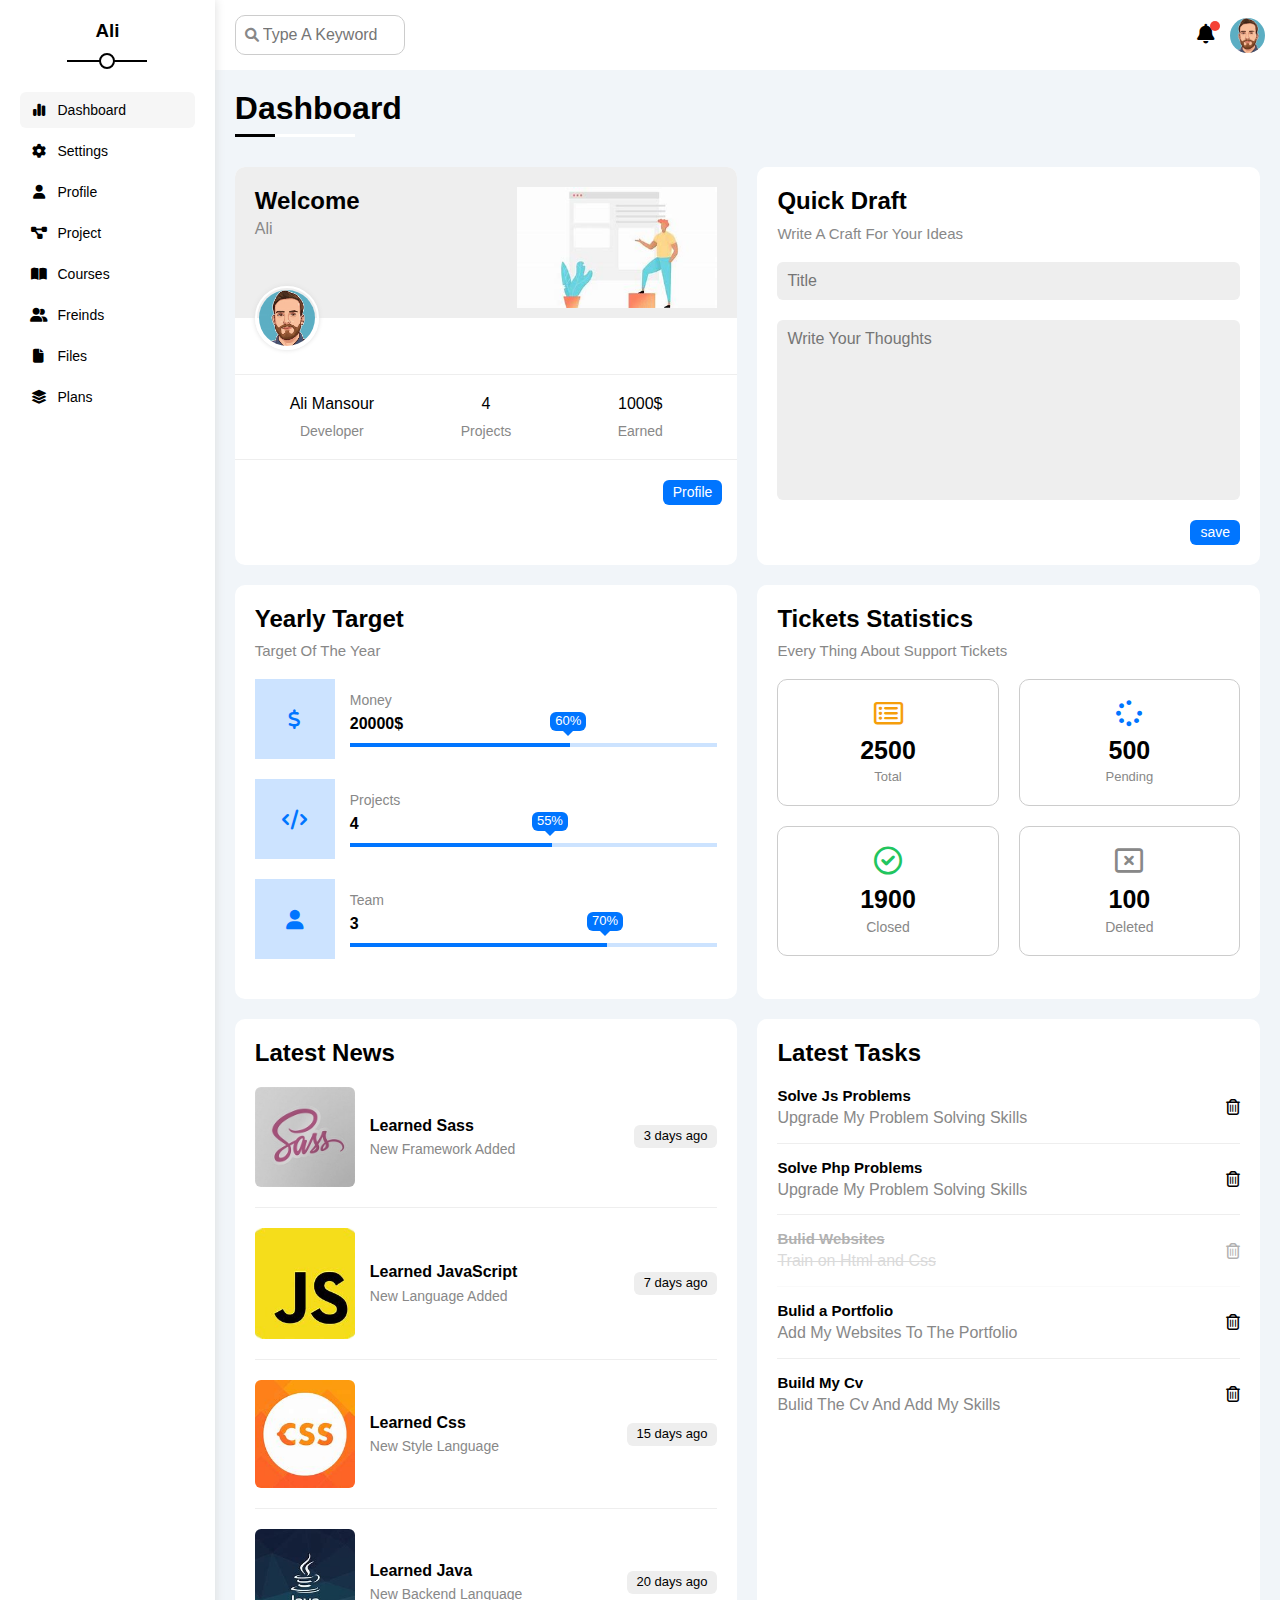
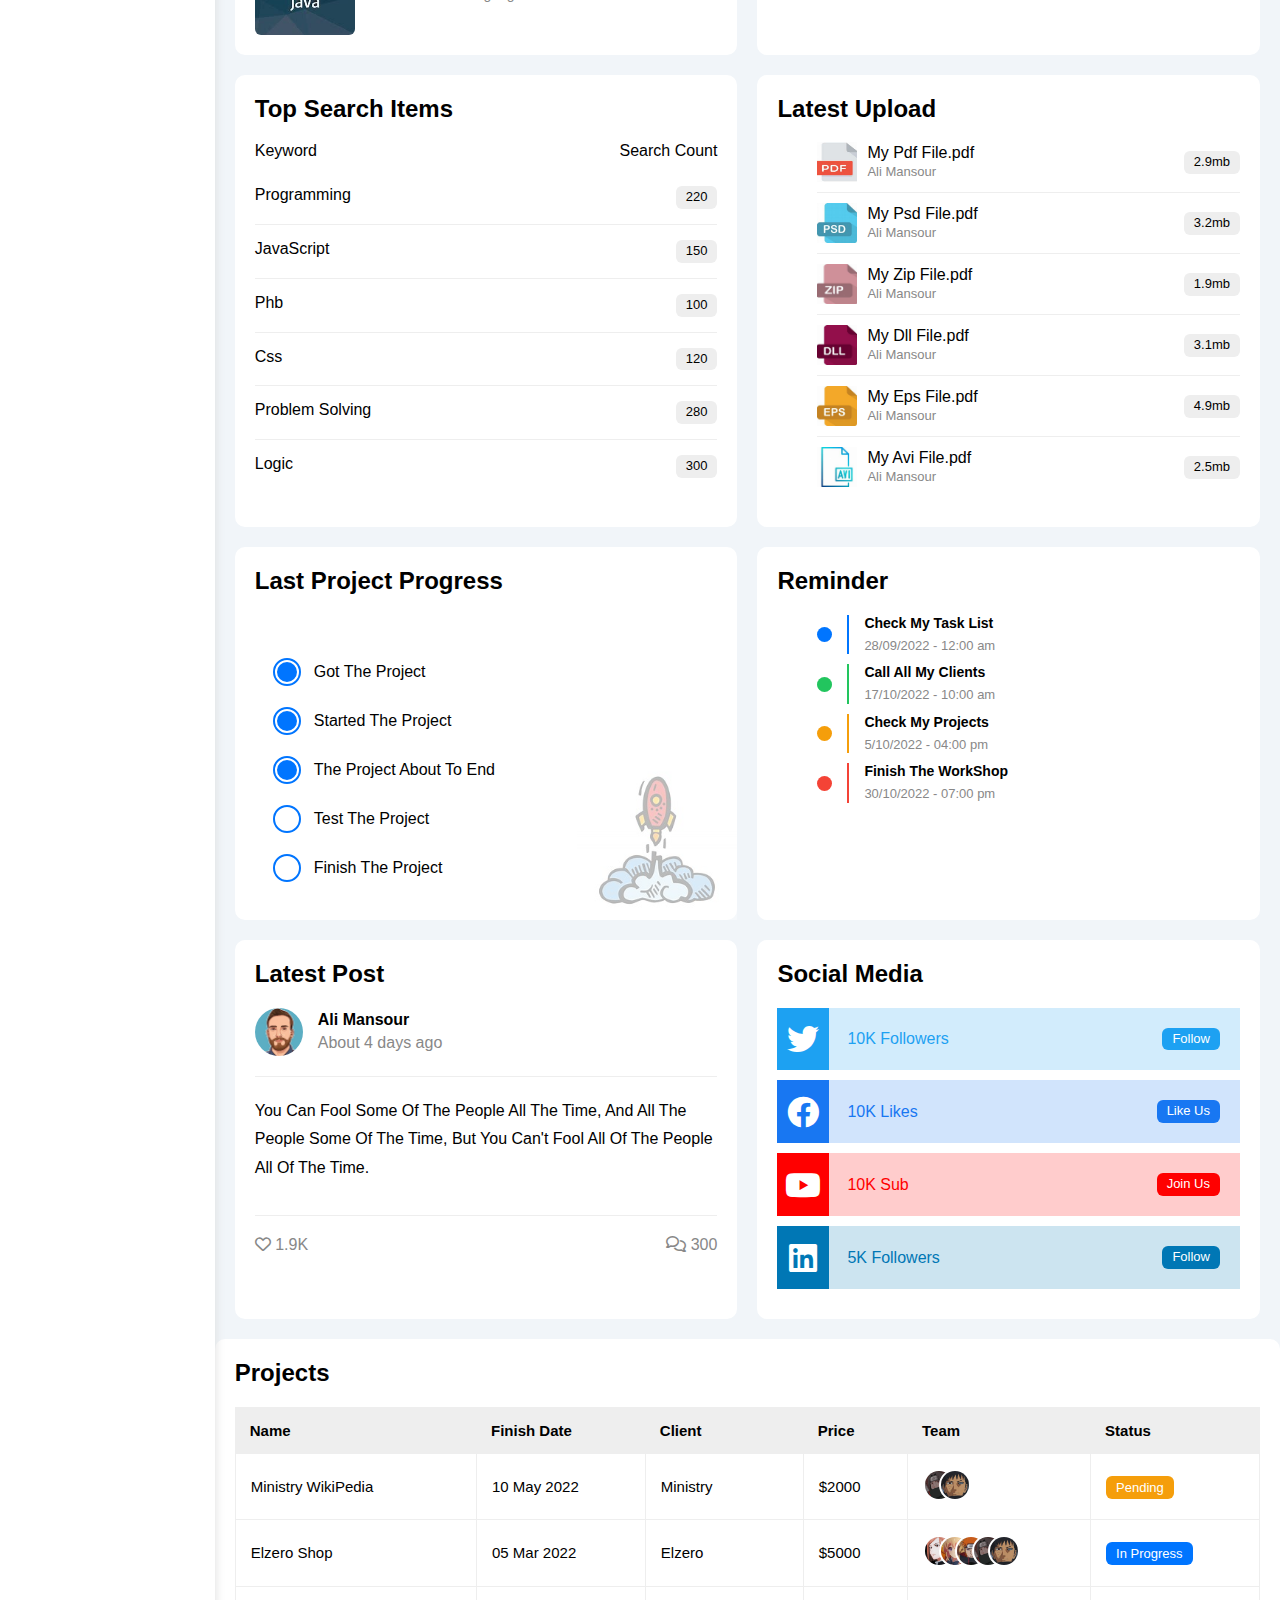
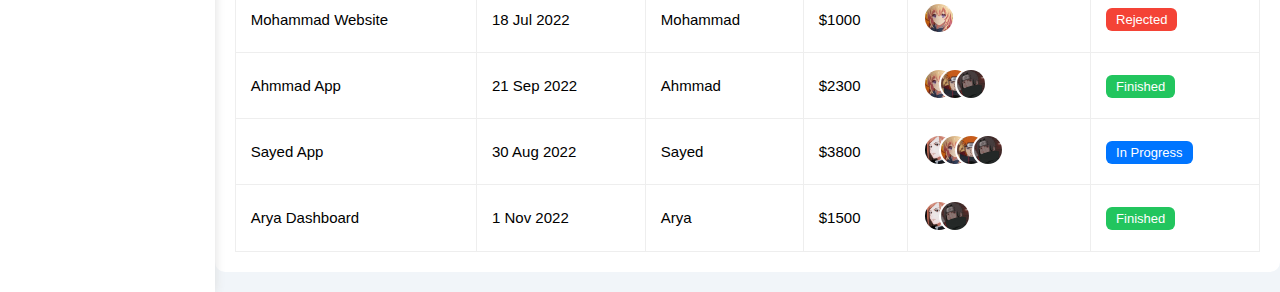
<file: index.html>
<!DOCTYPE html>
<html lang="en">
<head>
    <meta charset="UTF-8">
    <meta http-equiv="X-UA-Compatible" content="IE=edge">
    <meta name="viewport" content="width=device-width, initial-scale=1.0">
    <!-- Font awesome library -->
<link rel="stylesheet" href="css/all.min.css">
    <!--  FrameWork -->
    <link rel="stylesheet" href="css/framework.css" />
    <!-- Main Style Sheet -->
    <link rel="stylesheet" href="css/master.css" />
        <!-- Render all Elements in browser -->
        <link rel="stylesheet" href="css/normalize.css">
    <!-- The Font In The Dashboard -->
    <link rel="preconnect" href="https://fonts.googleapis.com">
    <link rel="preconnect" href="https://fonts.gstatic.com" crossorigin>
    <link href="https://fonts.googleapis.com/css2?family=Work+Sans:wght@200;300;400;500;600;700;800&display=swap" rel="stylesheet">
    <title>Dashboard</title>
</head>
<body>
 <div class="page d-flex">
    <div class="sidebar bg-white p-20 p-relative">
        <h3 class="p-relative txt-c mt-0">Ali</h3>
        <ul class="list-none p-0">
            <li><a class="active d-flex align-center fs-14 c-black rad-6 p-10" href="index.html">
                <i class="fa-solid fa-chart-simple fa-fw"></i> 
                <span class="hide-mobile">Dashboard</span>
            </a></li>
            <li><a class=" d-flex align-center fs-14 c-black rad-6 p-10" href="settings.html">
                <i class="fa-solid fa-gear fa-fw"></i>
                <span class="hide-mobile">Settings</span>
            </a></li>
            <li><a class="d-flex align-center fs-14 c-black rad-6 p-10" href="profile.html">
                <i class="fa-solid fa-user fa-fw"></i>
                <span class="hide-mobile">Profile</span>
            </a></li>
            <li><a class=" d-flex align-center fs-14 c-black rad-6 p-10" href="projects.html">
                <i class="fa-solid fa-diagram-project fa-fw"></i>
                <span class="hide-mobile">Project</span>
            </a></li>
            <li><a class=" d-flex align-center fs-14 c-black rad-6 p-10" href="courses.html">
                <i class="fa-solid fa-book-open fa-fw"></i>
                <span class="hide-mobile">Courses</span>
            </a></li>
            <li><a class=" d-flex align-center fs-14 c-black rad-6 p-10" href="freinds.html">
                <i class="fa-solid fa-user-group fa-fw"></i>
                <span class="hide-mobile">Freinds</span>
            </a></li>
            <li><a class=" d-flex align-center fs-14 c-black rad-6 p-10" href="files.html">
                <i class="fa-solid fa-file fa-fw"></i>
                <span class="hide-mobile">Files</span>
            </a></li>
            <li><a class=" d-flex align-center fs-14 c-black rad-6 p-10" href="plans.html">
                <i class="fa-solid fa-layer-group fa-fw"></i>
                <span class="hide-mobile">Plans</span>
            </a></li>
        </ul>
    </div>
    <!-- Start Content -->
    <div class="content w-full">
      <!-- Start Head -->
      <div class="head bg-white p-15 between-flex">
        <div class="search p-relative">
            <input class="p-10" type="search" placeholder="Type A Keyword">

        </div>
        <div class="icons d-flex align-center">
        <span class=" notification  p-relative ">
            <i class="fa-solid fa-bell fa-lg"></i>
        </span>
        <img src="./Images/avatar-05.png" alt="">
        </div>
      </div>
      <!-- End Head -->
      <!-- Start Wrapper  -->
       <h1 class="p-relative">Dashboard</h1>
       <div class="wrapper  d-grid gap-20">
        <!-- Start Welcome Widget -->
        <div class="welcome bg-white rad-10 txt-c-mobile block-mobile">
            <div class="intro p-20 d-flex spacebetween bg-eee">
           <div>
            <h2 class=" m-0"> Welcome</h2>
            <p class="c-gray mt-5">Ali</p>
           </div>
           <img class="welcome-img hide-mobile" src="./Images/welcome.jpeg" alt="">
            </div>
            <img src="./Images/avatar-05.png" alt="" class="avatar ">
            <div class="body txt-c d-flex p-20 block-mobile mt-20 mb-20">
             <div>Ali Mansour <span class="d-block c-gray fs-14 mt-10">Developer</span></div>
             <div>4 <span class="d-block c-gray fs-14 mt-10">Projects</span> </div>
             <div>1000$ <span class="d-block c-gray fs-14 mt-10">Earned</span></div>

            </div>
            <a href="profile.html" class="visit d-block fs-14 bg-blue w-fit c-white btn-shape"> Profile</a>
        </div>
        <!-- End Welcome Widget -->
        <!-- Start Quick Draft Widget -->
        <div class="quick-draft bg-white p-20 rad-10">
            <h2 class="mt-0 mb-10">Quick Draft</h2>
            <p class="mt-0 mb-20 fs-15 c-gray">Write A Craft For Your Ideas</p>
        
        <form action="">
          <input type="text" placeholder="Title" class="d-block w-full bg-eee b-none p-10 rad-6 mb-20">
        <textarea class=" d-block bg-eee p-10 mb-20 b-none rad-6 w-full" placeholder="Write Your Thoughts" name="" ></textarea>
        <input class=" save d-block bg-blue fs-14 w-fit b-none c-white btn-shape" type="button" value="save">
        </form>
    </div>

        <!-- End Quick Draft Widget -->
         <!-- Start Targets -->
          <div class="targets p-20 bg-white rad-10">
            <h2 class="mt-0 mb-10">Yearly Target</h2>
            <p class="mt-0 mb-20 fs-15 c-gray">Target Of The Year</p>
            <div class="targets-row mb-20 d-flex align-center blue">
                <div class="icon center-flex">
                    <i class="fa-sharp fa-solid fa-dollar-sign fa-lg c-blue"></i>
                </div>
                <div class="details">
                    <span class="fs-14 c-gray">Money</span>
                    <span class="d-block mt-5 mb-10 fw-bold">20000$</span>
                
                <div class="progress p-relative">
                    <span class="bg-blue blue" style="width:60%;">
                    <span class="bg-blue">60%</span>
                </span>
                </div>
            </div>

            </div>
            <div class="targets-row mb-20 d-flex align-center blue">
                <div class="icon center-flex">
                    <i class="fa-sharp fa-solid fa-code fa-lg c-blue"></i>
                </div>
                <div class="details">
                    <span class="fs-14 c-gray">Projects</span>
                    <span class="d-block mt-5 mb-10 fw-bold">4</span>
                
                <div class="progress p-relative">
                    <span class="bg-blue blue" style="width:55%;">
                    <span class="bg-blue">55%</span>
                </span>
                </div>
            </div>

            </div>
            <div class="targets-row mb-20 d-flex align-center blue">
                <div class="icon center-flex">
                    <i class="fa-sharp fa-solid fa-user fa-lg c-blue"></i>
                </div>
                <div class="details">
                    <span class="fs-14 c-gray">Team</span>
                    <span class="d-block mt-5 mb-10 fw-bold">3</span>
                
                <div class="progress p-relative">
                    <span class="bg-blue blue" style="width:70%;">
                    <span class="bg-blue">70%</span>
                </span>
                </div>
            </div>

            </div>
          </div>
         <!-- End Targets -->
         <!-- Start Ticket -->
         <div class="tickets p-20 bg-white rad-10">
            <h2 class="mt-0 mb-10">Tickets Statistics</h2>
            <p class="mt-0 mb-20 c-gray fs-15">Every Thing About Support Tickets</p>
            <div class="d-flex txt-c gap-20 f-wrap">
                <div class="box p-20 rad-10 fs-13 c-gray">
                    <i class="fa-regular fa-rectangle-list fa-2x mb-10 c-orange"></i>
                    <span class="d-block c-black fw-bold fs-25 mb-5" >2500</span>
                    Total

                </div>
                <div class="box p-20 rad-10 fs-13 c-gray">
                    <i class="fa-solid fa-spinner fa-2x mb-10 c-blue"></i>
                    <span class="d-block c-black fw-bold fs-25 mb-5" >500</span>
                    Pending
                </div>
                <div class="box p-20 rad-10 fs-14 c-gray">
                    <i class="fa-regular fa-circle-check fa-2x mb-10 c-green"></i>
                    <span class="d-block c-black fw-bold fs-25 mb-5" >1900</span>
                    Closed
                </div>
                <div class="box p-20 rad-10 fs-14 c-gray">
                    <i class="fa-regular fa-rectangle-xmark fa-2x mb-10 c-gray"></i>
                    <span class="d-block c-black fw-bold fs-25 mb-5" >100</span>
                    Deleted
                </div>

            </div>

         </div>
         <!-- End Ticket -->
         <!-- Start Latest News -->
         <div class="latest-news p-20 bg-white rad-10 txt-c-mobile">
            <h2 class="mt-0 mb-20">Latest News</h2>
            <div class="news-row d-flex align-center">
                <img src="./Images/th.jpeg" alt="">
                <div class="info">
                    <h3>Learned Sass</h3>
                    <p class="m-0 fs-14 c-gray">New Framework Added</p>
                </div>
                <div class=" label fs-13 btn-shape bg-eee">
                    3 days ago
                </div>

            </div>
            <div class="news-row d-flex align-center">
                <img src="./Images/js.jpeg" alt="">
                <div class="info">
                    <h3>Learned JavaScript</h3>
                    <p class="m-0 fs-14 c-gray">New Language Added</p>
                </div>
                <div class=" label fs-13 btn-shape bg-eee">
                    7 days ago
                </div>
            </div>
            <div class="news-row d-flex align-center">
                <img src="./Images/css-pic.jpeg" alt="">
                <div class="info">
                    <h3>Learned Css</h3>
                    <p class="m-0 fs-14 c-gray">New Style Language</p>
                </div>
                <div class=" label fs-13 btn-shape bg-eee">
                    15 days ago
                </div>
            </div>
            <div class="news-row d-flex align-center">
                <img src="./Images/Java-pic.jpeg" alt="">
                <div class="info">
                    <h3>Learned Java</h3>
                    <p class="m-0 fs-14 c-gray">New Backend Language</p>
                </div>
                <div class=" label fs-13 btn-shape bg-eee">
                    20 days ago
                </div>
            </div>
         </div>
         <!-- End Latest News -->
         <!-- Start Tasks -->
         <div class="tasks bg-white p-20 rad-10">
            <h2 class="mt-0 mb-20">Latest Tasks</h2>
            <div class="task-row between-flex">
                <div class="info">
                    <h3 class="mt-0 mb-5 fs-15">Solve Js Problems</h3>
                    <p class="m-0 c-gray">Upgrade My Problem Solving Skills</p>
                </div>
                <i class=" fa-regular fa-trash-can delete"></i>
            </div>
            <div class="task-row between-flex">
                <div class="info">
                    <h3 class="mt-0 mb-5 fs-15">Solve Php Problems</h3>
                    <p class="m-0 c-gray">Upgrade My Problem Solving Skills</p>
                </div>
                <i class=" fa-regular fa-trash-can delete"></i>
            </div>
            <div class="task-row between-flex done">
                <div class="info">
                    <h3 class="mt-0 mb-5 fs-15">Bulid Websites</h3>
                    <p class="m-0 c-gray">Train on Html and Css</p>
                </div>
                <i class=" fa-regular fa-trash-can delete"></i>
            </div>
            <div class="task-row between-flex">
                <div class="info">
                    <h3 class="mt-0 mb-5 fs-15">Bulid a Portfolio</h3>
                    <p class="m-0 c-gray">Add My Websites To The Portfolio</p>
                </div>
                <i class=" fa-regular fa-trash-can delete"></i>
            </div>
            <div class="task-row between-flex">
                <div class="info">
                    <h3 class="mt-0 mb-5 fs-15">Build My Cv</h3>
                    <p class="m-0 c-gray">Bulid The Cv And Add My Skills</p>
                </div>
                <i class=" fa-regular fa-trash-can delete"></i>
            </div>
         </div>
         <!-- End Tasks -->
         <!-- Start Top Search -->
         <div class="top-search bg-white p-20 rad-10">
            <h2 class="mt-0 mb-20">Top Search Items</h2>
            <div class="items-head d-flex spacebetween mb-10">
                <div>Keyword</div>
                <div>Search Count</div>
            </div>
            <div class="items d-flex spacebetween pt-15 pb-15 b-b">
                <span class="">Programming</span>
                <span class="bg-eee fs-13 btn-shape ">220</span>
            </div>
            <div class="items d-flex spacebetween pt-15 pb-15 b-b">
                <span class="">JavaScript</span>
                <span class="bg-eee fs-13 btn-shape ">150</span>
            </div>
            <div class="items d-flex spacebetween pt-15 pb-15 b-b">
                <span class="">Phb</span>
                <span class="bg-eee fs-13 btn-shape ">100</span>
            </div>
            <div class="items d-flex spacebetween pt-15 pb-15 b-b">
                <span class="">Css</span>
                <span class="bg-eee fs-13 btn-shape ">120</span>
            </div>
            <div class="items d-flex spacebetween pt-15 pb-15 b-b">
                <span class="">Problem Solving</span>
                <span class="bg-eee fs-13 btn-shape ">280</span>
            </div>
            <div class="items d-flex spacebetween pt-15 pb-15">
                <span class="">Logic</span>
                <span class="bg-eee fs-13 btn-shape ">300</span>
            </div>
         </div>
         <!-- End Top Search -->
         <!-- Start Latest Upload -->
         <div class="latest-upload bg-white rad-10 p-20">
            <h2 class="mt-0 mb-20">Latest Upload</h2>
            <ul class="m-0 list-none">
                <li class="between-flex pb-10 mb-10">
                <div class="d-flex align-center">
                <img class="mr-10" src="./Images/pdf.jpeg" alt="">
                <div>
                    <span class="d-block">My Pdf File.pdf</span>
                    <span class="fs-13 c-gray">Ali Mansour</span>
                </div>

                </div>
                <div class="bg-eee btn-shape fs-13">
                    2.9mb
                </div>
            </li>
            <li class="between-flex pb-10 mb-10">
                <div class="d-flex align-center">
                <img class="mr-10" src="./Images/psd-pic.jpeg" alt="">
                <div>
                    <span class="d-block">My Psd File.pdf</span>
                    <span class="fs-13 c-gray">Ali Mansour</span>
                </div>

                </div>
                <div class="bg-eee btn-shape fs-13">
                    3.2mb
                </div>
            </li>
            <li class="between-flex pb-10 mb-10">
                <div class="d-flex align-center">
                <img class="mr-10" src="./Images/zip.jpeg" alt="">
                <div>
                    <span class="d-block">My Zip File.pdf</span>
                    <span class="fs-13 c-gray">Ali Mansour</span>
                </div>

                </div>
                <div class="bg-eee btn-shape fs-13">
                    1.9mb
                </div>
            </li>
            <li class="between-flex pb-10 mb-10">
                <div class="d-flex align-center">
                <img class="mr-10" src="./Images/dll-pic.jpeg" alt="">
                <div>
                    <span class="d-block">My Dll File.pdf</span>
                    <span class="fs-13 c-gray">Ali Mansour</span>
                </div>

                </div>
                <div class="bg-eee btn-shape fs-13">
                    3.1mb
                </div>
            </li>
            <li class="between-flex pb-10 mb-10">
                <div class="d-flex align-center">
                <img class="mr-10" src="./Images/eps-pic.jpeg" alt="">
                <div>
                    <span class="d-block">My Eps File.pdf</span>
                    <span class="fs-13 c-gray">Ali Mansour</span>
                </div>

                </div>
                <div class="bg-eee btn-shape fs-13">
                    4.9mb
                </div>
            </li>
            <li class="between-flex pb-10 mb-10">
                <div class="d-flex align-center">
                <img class="mr-10" src="./Images/avi-pic.jpeg" alt="">
                <div>
                    <span class="d-block">My Avi File.pdf</span>
                    <span class="fs-13 c-gray">Ali Mansour</span>
                </div>

                </div>
                <div class="bg-eee btn-shape fs-13">
                    2.5mb
                </div>
            </li>

            </ul>
         </div>
         <!-- End Latest Upload -->
         <!-- Start Last-project-Progress -->
         <div class="last-project bg-white p-20 rad-10 p-relative">
            <h2 class="mt-0 mb-20">Last Project Progress</h2>
            <ul class=" ul-list m-0 p-20 list-none">
                <li class="mt-25 d-flex align-center done">Got The Project</li>
                <li class="mt-25 d-flex align-center done">Started The Project</li>
                <li class="mt-25 d-flex align-center done">The Project About To End</li>
                <li class="mt-25 d-flex align-center current">Test The Project</li>
                <li class="mt-25 d-flex align-center">Finish The Project</li>
            </ul>
            <img class="launch-icon hide-mobile" src="./Images/project-pic.jpeg" alt="">
         </div>
         <!-- End Last-project-Progress -->
         <!-- Start Reminder Widget -->
         <div class="reminder p-20 bg-white rad-10 p-relative">
            <h2 class="mt-0 mb-25">Reminder</h2>
            <ul class="m-0 list-none">
                <li class="d-flex align-center mt-10">
                    <span class="key bg-blue mr-15 d-block rad-50"></span>
                    <div class=" pl-15 blue">
                        <p class="fs-14 fw-bold mt-0 mb-5">Check My Task List</p>
                        <span class="fs-13 c-gray">28/09/2022 - 12:00 am</span>
                    </div>
                </li>
                <li class="d-flex align-center mt-10">
                    <span class="key bg-green mr-15 d-block rad-50"></span>
                    <div class="pl-15 green">
                        <p class="fs-14 fw-bold mt-0 mb-5">Call All My Clients</p>
                        <span class="fs-13 c-gray">17/10/2022 - 10:00 am</span>
                    </div>
                </li>
                <li class="d-flex align-center mt-10">
                    <span class="key bg-orange mr-15 d-block rad-50"></span>
                    <div class=" pl-15 orange">
                        <p class="fs-14 fw-bold mt-0 mb-5">Check My Projects </p>
                        <span class="fs-13 c-gray">5/10/2022 - 04:00 pm</span>
                    </div>
                </li>
                <li class="d-flex align-center mt-10">
                    <span class="key bg-red mr-15 d-block rad-50"></span>
                    <div class=" pl-15 red">
                        <p class="fs-14 fw-bold mt-0 mb-5">Finish The WorkShop</p>
                        <span class="fs-13 c-gray">30/10/2022 - 07:00 pm</span>
                    </div>
                </li>
            </ul>
         </div>


         <!-- End Reminder Widget -->
         <!-- Start Latest Post -->

         <div class="latest-post bg-white p-20 rad-10">
            <h2 class="mt-0 mb-20">Latest Post</h2>
            <div class="top d-flex align-center">
                <img class="avatar mr-15 rad-50" src="./Images/avatar-05.png" alt="">
                <div class="info">
                    <span class="d-block mb-5 fw-bold">Ali Mansour</span>
                    <span class="c-gray">About 4 days ago</span>

                </div>
            </div>
            <div class="post-content txt-c-mobile pt-20 pb-20 mt-20 mb-20">
                You can fool some of the people all the time, 
                and all the people some of the time, 
                but you can't fool all of the people all of the time.
            </div>
            <div class="post-status between-flex c-gray">
                <div><i class="fa-regular fa-heart"></i>
                    <span>1.9K</span>
                </div>
                <div><i class="fa-regular fa-comments"></i>
                    <span>300</span>
                </div>
                
            </div>
         </div>
         <!-- End Latest Post -->
         <!-- Start Social Media -->
         <div class="social bg-white p-20 rad-10 p-relative">
            <h2 class="mt-0 mb-20">Social Media</h2>
            <div class="box twitter p-15 p-20 mb-10 between-flex p-relative">
                <i class="fa-brands fa-twitter fa-2x c-white center-flex h-full"></i>
                <span class="fs-13-mobile">10K Followers</span>
                <a href="#" class="fs-13 c-white btn-shape">Follow</a>

            </div>
            <div class="box facebook p-15 p-20 mb-10 between-flex p-relative">
                <i class="fa-brands fa-facebook fa-2x c-white  center-flex h-full"></i>
                <span class="fs-13-mobile">10K Likes</span>
                <a href="#" class="fs-13 c-white btn-shape">Like Us</a>

            </div>
            <div class="box youtube p-15 p-20 mb-10 between-flex p-relative">
                <i class="fa-brands fa-youtube fa-2x c-white  center-flex h-full"></i>
                <span class="fs-13-mobile">10K Sub</span>
                <a href="#" class="fs-13 c-white  btn-shape">Join Us</a>

            </div>
            <div class="box linkedin p-15 p-20 mb-10 between-flex p-relative">
                <i class="fa-brands fa-linkedin fa-2x c-white  center-flex h-full"></i>
                <span class="fs-13-mobile">5K Followers</span>
                <a href="#" class="fs-13 c-white btn-shape">Follow</a>

            </div>
         </div>
         <!-- Start Social Media -->
       </div>
      <!-- End Wrapper  -->
      <!-- Start Projects Table -->
      <div class="projects bg-white rad-10 p-20 mb-20">
        <h2 class="mt-0 mb-20">Projects</h2>
        <div class="responsive-table">
            <table class="fs-15 w-full">
                <thead>
                    <tr>
                        <td>Name</td>
                        <td>Finish Date</td>
                        <td>Client</td>
                        <td>Price</td>
                        <td>Team</td>
                        <td>Status</td>

                    </tr>
                </thead>
                <tbody>
                    <tr>
                        <td>Ministry WikiPedia</td>
                        <td>10 May 2022</td>
                        <td>Ministry</td>
                        <td>$2000</td>
                        <td>
                            <img src="./Images/team-4.jpeg" alt="">
                            <img src="./Images/team-5.jpeg" alt="">

                        </td>
                        <td>
                            <span class="label btn-shape bg-orange c-white">Pending</span>
                        </td>
                    </tr>
                    <tr>
                        <td>Elzero Shop</td>
                        <td>05 Mar 2022</td>
                        <td>Elzero</td>
                        <td>$5000</td>
                        <td>
                            <img src="./Images/team-1.jpeg" alt="">
                            <img src="./Images/team-2.jpeg" alt="">
                            <img src="./Images/team-3.jpeg" alt="">
                            <img src="./Images/team-4.jpeg" alt="">
                            <img src="./Images/team-5.jpeg" alt="">

                        </td>
                        <td>
                            <span class="label btn-shape bg-blue c-white">In Progress</span>
                        </td>
                    </tr>
                    <tr>
                        <td>Mohammad Website</td>
                        <td>18 Jul 2022</td>
                        <td>Mohammad</td>
                        <td>$1000</td>
                        <td>
                            <img src="./Images/team-2.jpeg" alt="">
                            

                        </td>
                        <td>
                            <span class="label btn-shape bg-red c-white">Rejected</span>
                        </td>
                    </tr>
                    <tr>
                        <td>Ahmmad App</td>
                        <td>21 Sep 2022</td>
                        <td>Ahmmad</td>
                        <td>$2300</td>
                        <td>
                            <img src="./Images/team-2.jpeg" alt="">
                            <img src="./Images/team-3.jpeg" alt="">
                            <img src="./Images/team-4.jpeg" alt="">

                        </td>
                        <td>
                            <span class="label btn-shape bg-green c-white">Finished</span>
                        </td>
                    </tr>
                    <tr>
                        <td>Sayed App</td>
                        <td>30 Aug 2022</td>
                        <td>Sayed</td>
                        <td>$3800</td>
                        <td>
                            <img src="./Images/team-1.jpeg" alt="">
                            <img src="./Images/team-2.jpeg" alt="">
                            <img src="./Images/team-3.jpeg" alt="">
                            <img src="./Images/team-4.jpeg" alt="">

                        </td>
                        <td>
                            <span class="label btn-shape bg-blue c-white">In Progress</span>
                        </td>
                    </tr>
                    <tr>
                        <td>Arya Dashboard</td>
                        <td>1 Nov 2022</td>
                        <td>Arya</td>
                        <td>$1500</td>
                        <td>
                            <img src="./Images/team-1.jpeg" alt="">
                            <img src="./Images/team-4.jpeg" alt="">

                        </td>
                        <td>
                            <span class="label btn-shape bg-green c-white">Finished</span>
                        </td>
                    </tr>
                </tbody>
            </table>

        </div>
      </div>


      <!-- End Projects Table -->


    </div>
    <!-- End Content -->
 </div>
</body>
</html>
</file>
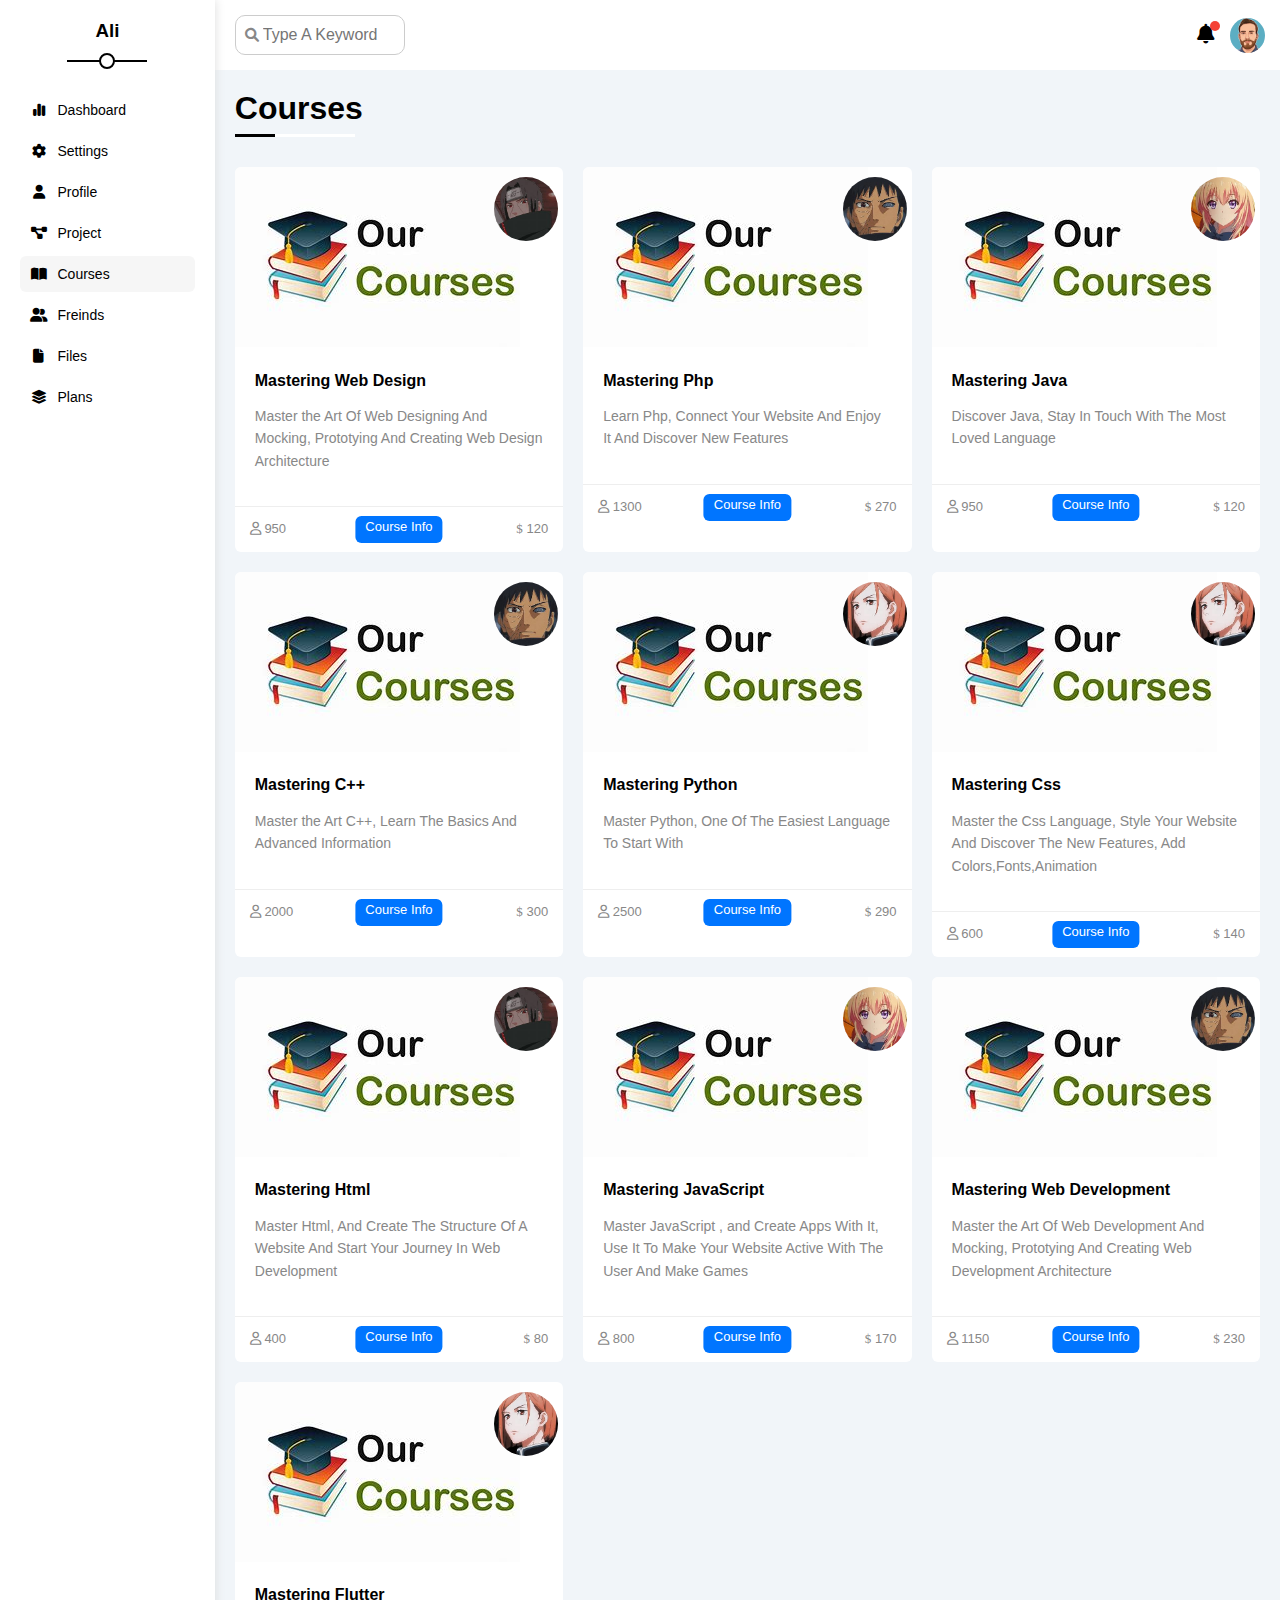
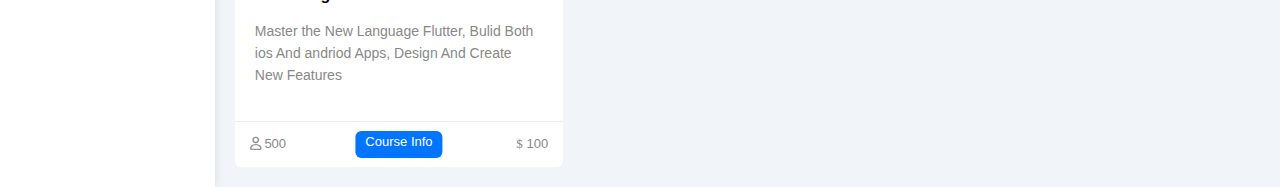
<file: courses.html>
<!DOCTYPE html>
<html lang="en">
<head>
    <meta charset="UTF-8">
    <meta http-equiv="X-UA-Compatible" content="IE=edge">
    <meta name="viewport" content="width=device-width, initial-scale=1.0">
    <!-- Font awesome library -->
<link rel="stylesheet" href="css/all.min.css">
    <!--  FrameWork -->
    <link rel="stylesheet" href="css/framework.css" />
    <!-- Main Style Sheet -->
    <link rel="stylesheet" href="css/master.css" />
        <!-- Render all Elements in browser -->
        <link rel="stylesheet" href="css/normalize.css">
    <!-- The Font In The Dashboard -->
    <link rel="preconnect" href="https://fonts.googleapis.com">
    <link rel="preconnect" href="https://fonts.gstatic.com" crossorigin>
    <link href="https://fonts.googleapis.com/css2?family=Work+Sans:wght@200;300;400;500;600;700;800&display=swap" rel="stylesheet">
    <title>Courses</title>
</head>
<body>
 <div class="page d-flex">
    <div class="sidebar bg-white p-20 p-relative">
        <h3 class="p-relative txt-c mt-0">Ali</h3>
        <ul class="list-none p-0">
            <li><a class=" d-flex align-center fs-14 c-black rad-6 p-10" href="index.html">
                <i class="fa-solid fa-chart-simple fa-fw"></i> 
                <span class="hide-mobile">Dashboard</span>
            </a></li>
            <li><a class="  d-flex align-center fs-14 c-black rad-6 p-10" href="settings.html">
                <i class="fa-solid fa-gear fa-fw"></i>
                <span class="hide-mobile">Settings</span>
            </a></li>
            <li><a class="  d-flex align-center fs-14 c-black rad-6 p-10" href="profile.html">
                <i class="fa-solid fa-user fa-fw"></i>
                <span class="hide-mobile">Profile</span>
            </a></li>
            <li><a class="  d-flex align-center fs-14 c-black rad-6 p-10" href="projects.html">
                <i class="fa-solid fa-diagram-project fa-fw"></i>
                <span class="hide-mobile">Project</span>
            </a></li>
            <li><a class=" active d-flex align-center fs-14 c-black rad-6 p-10" href="courses.html">
                <i class="fa-solid fa-book-open fa-fw"></i>
                <span class="hide-mobile">Courses</span>
            </a></li>
            <li><a class=" d-flex align-center fs-14 c-black rad-6 p-10" href="freinds.html">
                <i class="fa-solid fa-user-group fa-fw"></i>
                <span class="hide-mobile">Freinds</span>
            </a></li>
            <li><a class=" d-flex align-center fs-14 c-black rad-6 p-10" href="files.html">
                <i class="fa-solid fa-file fa-fw"></i>
                <span class="hide-mobile">Files</span>
            </a></li>
            <li><a class=" d-flex align-center fs-14 c-black rad-6 p-10" href="plans.html">
                <i class="fa-solid fa-layer-group fa-fw"></i>
                <span class="hide-mobile">Plans</span>
            </a></li>
        </ul>
    </div>
    <!-- Start Content -->
    <div class="content w-full">
      <!-- Start Head -->
      <div class="head bg-white p-15 between-flex">
        <div class="search p-relative">
            <input class="p-10" type="search" placeholder="Type A Keyword">

        </div>
        <div class="icons d-flex align-center">
        <span class=" notification  p-relative ">
            <i class="fa-solid fa-bell fa-lg"></i>
        </span>
        <img src="./Images/avatar-05.png" alt="">
        </div>
      </div>
      <!-- End Head -->
      <!-- Start Courses  -->
       <h1 class="p-relative">Courses</h1>
       <div class="courses-page d-grid gap-20 m-20">
        <div class="course  bg-white rad-6 p-relative">
            <img class="cover" src="./Images/course.jpeg" alt="">
            <img src="./Images/team-4.jpeg" alt="" class="instructor">
            <div class="p-20">
                <h4 class="m-0">Mastering Web Design</h4>
                <p class="description c-gray mt-15 fs-14">Master the Art Of Web Designing And Mocking, 
                Prototying And Creating Web Design Architecture</p>
            </div>
            <div class="info p-15 p-relative between-flex">
                <span class="title bg-blue c-white btn-shape">Course Info</span>
                <span class="c-gray">
                    <i class="fa-regular fa-user"></i>
                    950
                </span>
                <span class="c-gray">
                    <i class="fa-regular fa-dollar-sign"></i>
                    120
                </span>
            </div>
        </div>
        <div class="course  bg-white rad-6 p-relative">
            <img class="cover" src="./Images/course.jpeg" alt="">
            <img src="./Images/team-5.jpeg" alt="" class="instructor">
            <div class="p-20">
                <h4 class="m-0">Mastering Php</h4>
                <p class="description c-gray mt-15 fs-14">Learn Php, Connect Your Website And Enjoy It And Discover New Features
               </p>
            </div>
            <div class="info p-15 p-relative between-flex">
                <span class="title bg-blue c-white btn-shape">Course Info</span>
                <span class="c-gray">
                    <i class="fa-regular fa-user"></i>
                    1300
                </span>
                <span class="c-gray">
                    <i class="fa-regular fa-dollar-sign"></i>
                    270
                </span>
            </div>
        </div>
        <div class="course  bg-white rad-6 p-relative">
            <img class="cover" src="./Images/course.jpeg" alt="">
            <img src="./Images/team-2.jpeg" alt="" class="instructor">
            <div class="p-20">
                <h4 class="m-0">Mastering Java</h4>
                <p class="description c-gray mt-15 fs-14">Discover Java, Stay In Touch With The Most Loved Language
                </p>
            </div>
            <div class="info p-15 p-relative between-flex">
                <span class="title bg-blue c-white btn-shape">Course Info</span>
                <span class="c-gray">
                    <i class="fa-regular fa-user"></i>
                    950
                </span>
                <span class="c-gray">
                    <i class="fa-regular fa-dollar-sign"></i>
                    120
                </span>
            </div>
        </div>
        <div class="course  bg-white rad-6 p-relative">
            <img class="cover" src="./Images/course.jpeg" alt="">
            <img src="./Images/team-5.jpeg" alt="" class="instructor">
            <div class="p-20">
                <h4 class="m-0">Mastering C++</h4>
                <p class="description c-gray mt-15 fs-14">Master the Art C++, 
               Learn The Basics And Advanced Information</p>
            </div>
            <div class="info p-15 p-relative between-flex">
                <span class="title bg-blue c-white btn-shape">Course Info</span>
                <span class="c-gray">
                    <i class="fa-regular fa-user"></i>
                   2000
                </span>
                <span class="c-gray">
                    <i class="fa-regular fa-dollar-sign"></i>
                    300
                </span>
            </div>
        </div>
        <div class="course  bg-white rad-6 p-relative">
            <img class="cover" src="./Images/course.jpeg" alt="">
            <img src="./Images/team-1.jpeg" alt="" class="instructor">
            <div class="p-20">
                <h4 class="m-0">Mastering Python</h4>
                <p class="description c-gray mt-15 fs-14">Master Python, 
                One Of The Easiest Language To Start With</p>
            </div>
            <div class="info p-15 p-relative between-flex">
                <span class="title bg-blue c-white btn-shape">Course Info</span>
                <span class="c-gray">
                    <i class="fa-regular fa-user"></i>
                    2500
                </span>
                <span class="c-gray">
                    <i class="fa-regular fa-dollar-sign"></i>
                    290
                </span>
            </div>
        </div>
        <div class="course  bg-white rad-6 p-relative">
            <img class="cover" src="./Images/course.jpeg" alt="">
            <img src="./Images/team-1.jpeg" alt="" class="instructor">
            <div class="p-20">
                <h4 class="m-0">Mastering Css</h4>
                <p class="description c-gray mt-15 fs-14">Master the Css Language, Style Your Website And Discover The New Features, Add Colors,Fonts,Animation  
                </p>
            </div>
            <div class="info p-15 p-relative between-flex">
                <span class="title bg-blue c-white btn-shape">Course Info</span>
                <span class="c-gray">
                    <i class="fa-regular fa-user"></i>
                    600
                </span>
                <span class="c-gray">
                    <i class="fa-regular fa-dollar-sign"></i>
                    140
                </span>
            </div>
        </div>
        <div class="course  bg-white rad-6 p-relative">
            <img class="cover" src="./Images/course.jpeg" alt="">
            <img src="./Images/team-4.jpeg" alt="" class="instructor">
            <div class="p-20">
                <h4 class="m-0">Mastering Html</h4>
                <p class="description c-gray mt-15 fs-14">Master Html, 
                    And Create The Structure Of A Website And Start Your Journey In Web Development
               </p>
            </div>
            <div class="info p-15 p-relative between-flex">
                <span class="title bg-blue c-white btn-shape">Course Info</span>
                <span class="c-gray">
                    <i class="fa-regular fa-user"></i>
                   400
                </span>
                <span class="c-gray">
                    <i class="fa-regular fa-dollar-sign"></i>
                    80
                </span>
            </div>
        </div>
        <div class="course  bg-white rad-6 p-relative">
            <img class="cover" src="./Images/course.jpeg" alt="">
            <img src="./Images/team-2.jpeg" alt="" class="instructor">
            <div class="p-20">
                <h4 class="m-0">Mastering JavaScript</h4>
                <p class="description c-gray mt-15 fs-14">Master  JavaScript , 
                    and Create Apps With It, Use It To Make Your Website Active With The User And Make Games
                </p>
            </div>
            <div class="info p-15 p-relative between-flex">
                <span class="title bg-blue c-white btn-shape">Course Info</span>
                <span class="c-gray">
                    <i class="fa-regular fa-user"></i>
                    800
                </span>
                <span class="c-gray">
                    <i class="fa-regular fa-dollar-sign"></i>
                    170
                </span>
            </div>
        </div>
        <div class="course  bg-white rad-6 p-relative">
            <img class="cover" src="./Images/course.jpeg" alt="">
            <img src="./Images/team-5.jpeg" alt="" class="instructor">
            <div class="p-20">
                <h4 class="m-0">Mastering Web Development</h4>
                <p class="description c-gray mt-15 fs-14">Master the Art Of Web Development And Mocking, 
                Prototying And Creating Web Development Architecture</p>
            </div>
            <div class="info p-15 p-relative between-flex">
                <span class="title bg-blue c-white btn-shape">Course Info</span>
                <span class="c-gray">
                    <i class="fa-regular fa-user"></i>
                    1150
                </span>
                <span class="c-gray">
                    <i class="fa-regular fa-dollar-sign"></i>
                    230
                </span>
            </div>
        </div>
        <div class="course  bg-white rad-6 p-relative">
            <img class="cover" src="./Images/course.jpeg" alt="">
            <img src="./Images/team-1.jpeg" alt="" class="instructor">
            <div class="p-20">
                <h4 class="m-0">Mastering Flutter</h4>
                <p class="description c-gray mt-15 fs-14">Master the New Language Flutter, 
                Bulid Both ios And andriod Apps, Design And Create New Features</p>
            </div>
            <div class="info p-15 p-relative between-flex">
                <span class="title bg-blue c-white btn-shape">Course Info</span>
                <span class="c-gray">
                    <i class="fa-regular fa-user"></i>
                    500
                </span>
                <span class="c-gray">
                    <i class="fa-regular fa-dollar-sign"></i>
                    100
                </span>
            </div>
        </div>
       </div>
      <!-- End Courses  -->
    </div>
    <!-- End Content -->
 </div>
</body>
</html>
</file>
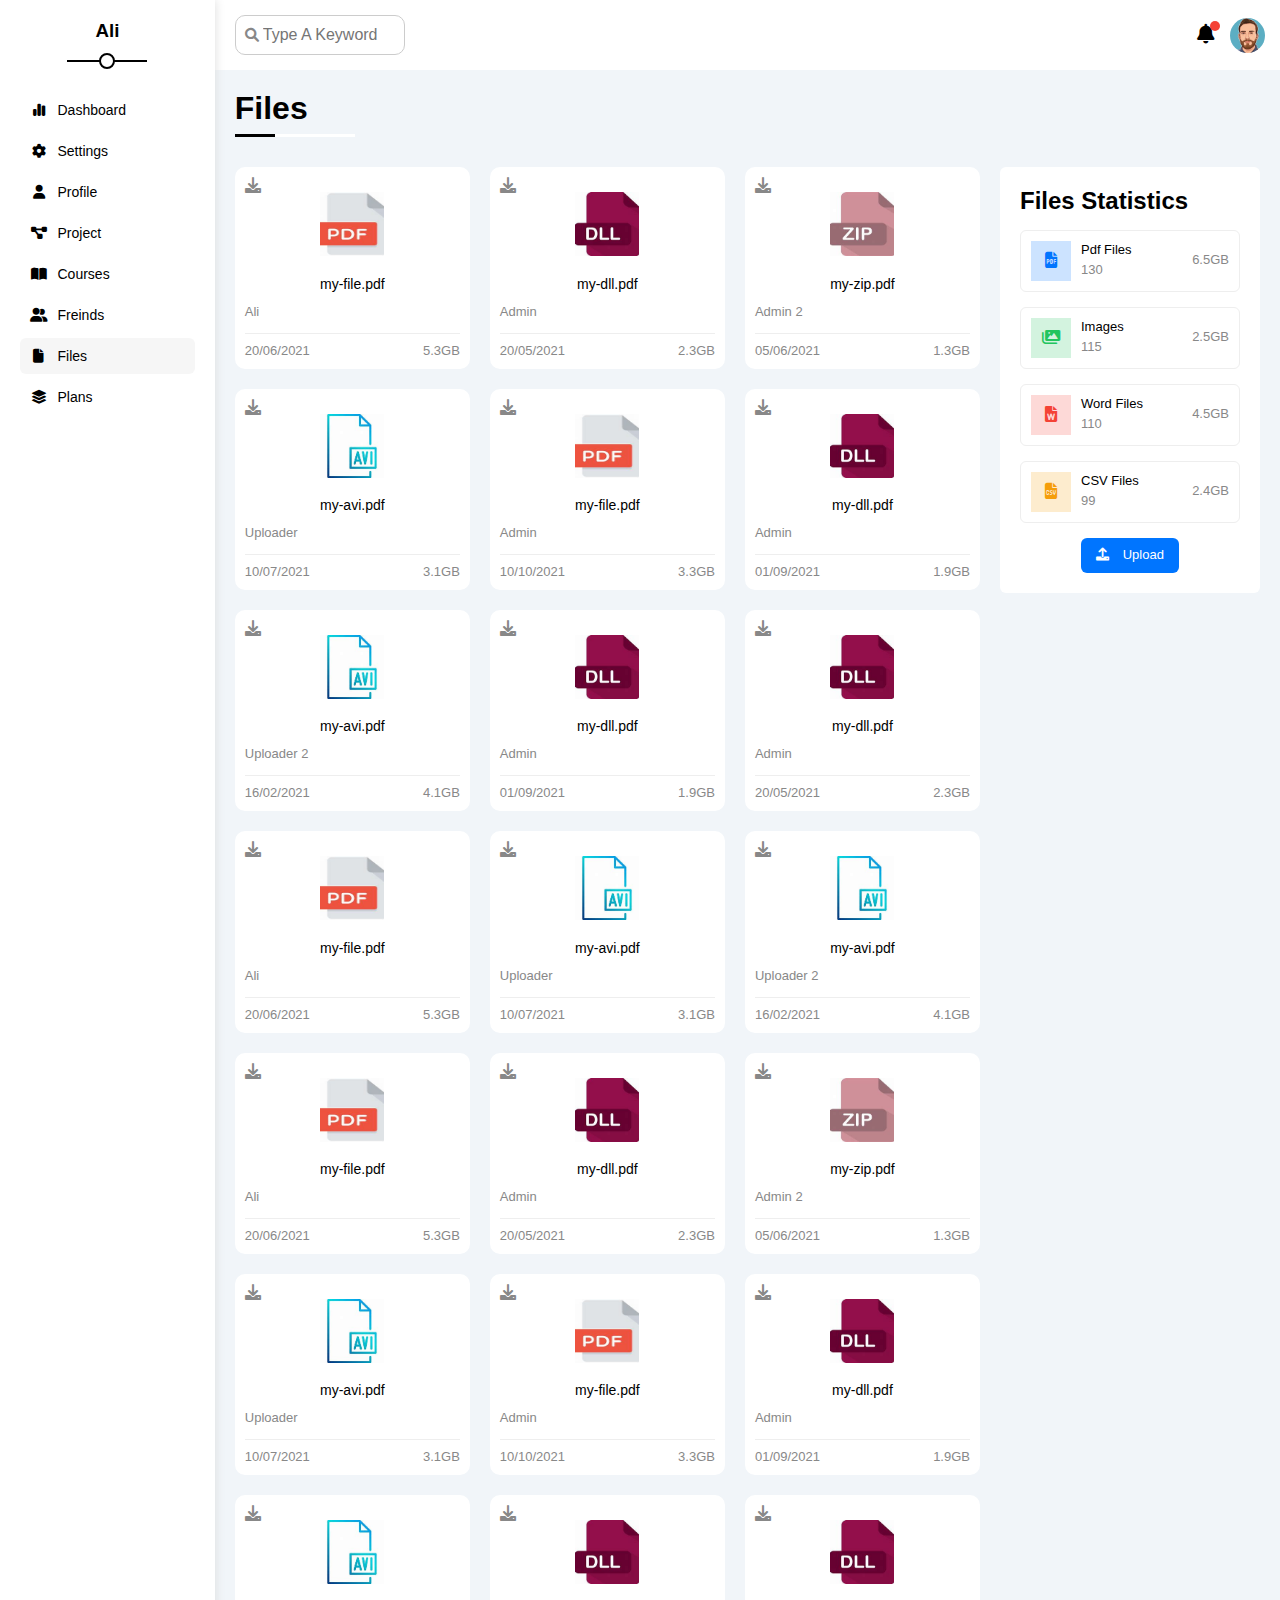
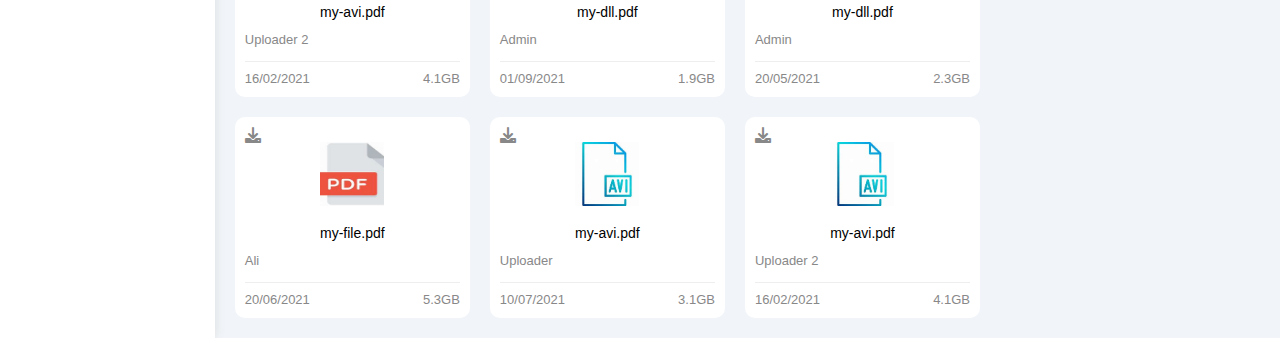
<file: files.html>
<!DOCTYPE html>
<html lang="en">
<head>
    <meta charset="UTF-8">
    <meta http-equiv="X-UA-Compatible" content="IE=edge">
    <meta name="viewport" content="width=device-width, initial-scale=1.0">
    <!-- Font awesome library -->
<link rel="stylesheet" href="css/all.min.css">
    <!--  FrameWork -->
    <link rel="stylesheet" href="css/framework.css" />
    <!-- Main Style Sheet -->
    <link rel="stylesheet" href="css/master.css" />
        <!-- Render all Elements in browser -->
        <link rel="stylesheet" href="css/normalize.css">
    <!-- The Font In The Dashboard -->
    <link rel="preconnect" href="https://fonts.googleapis.com">
    <link rel="preconnect" href="https://fonts.gstatic.com" crossorigin>
    <link href="https://fonts.googleapis.com/css2?family=Work+Sans:wght@200;300;400;500;600;700;800&display=swap" rel="stylesheet">
    <title>Files</title>
</head>
<body>
 <div class="page d-flex">
    <div class="sidebar bg-white p-20 p-relative">
        <h3 class="p-relative txt-c mt-0">Ali</h3>
        <ul class="list-none p-0">
            <li><a class=" d-flex align-center fs-14 c-black rad-6 p-10" href="index.html">
                <i class="fa-solid fa-chart-simple fa-fw"></i> 
                <span class="hide-mobile">Dashboard</span>
            </a></li>
            <li><a class="  d-flex align-center fs-14 c-black rad-6 p-10" href="settings.html">
                <i class="fa-solid fa-gear fa-fw"></i>
                <span class="hide-mobile">Settings</span>
            </a></li>
            <li><a class="  d-flex align-center fs-14 c-black rad-6 p-10" href="profile.html">
                <i class="fa-solid fa-user fa-fw"></i>
                <span class="hide-mobile">Profile</span>
            </a></li>
            <li><a class="  d-flex align-center fs-14 c-black rad-6 p-10" href="projects.html">
                <i class="fa-solid fa-diagram-project fa-fw"></i>
                <span class="hide-mobile">Project</span>
            </a></li>
            <li><a class="  d-flex align-center fs-14 c-black rad-6 p-10" href="courses.html">
                <i class="fa-solid fa-book-open fa-fw"></i>
                <span class="hide-mobile">Courses</span>
            </a></li>
            <li><a class=" d-flex align-center fs-14 c-black rad-6 p-10" href="freinds.html">
                <i class="fa-solid fa-user-group fa-fw"></i>
                <span class="hide-mobile">Freinds</span>
            </a></li>
            <li><a class="active d-flex align-center fs-14 c-black rad-6 p-10" href="files.html">
                <i class="fa-solid fa-file fa-fw"></i>
                <span class="hide-mobile">Files</span>
            </a></li>
            <li><a class=" d-flex align-center fs-14 c-black rad-6 p-10" href="plans.html">
                <i class="fa-solid fa-layer-group fa-fw"></i>
                <span class="hide-mobile">Plans</span>
            </a></li>
        </ul>
    </div>
    <!-- Start Content -->
    <div class="content w-full">
      <!-- Start Head -->
      <div class="head bg-white p-15 between-flex">
        <div class="search p-relative">
            <input class="p-10" type="search" placeholder="Type A Keyword">

        </div>
        <div class="icons d-flex align-center">
        <span class=" notification  p-relative ">
            <i class="fa-solid fa-bell fa-lg"></i>
        </span>
        <img src="./Images/avatar-05.png" alt="">
        </div>
      </div>
      <!-- End Head -->
      <!-- Start Courses  -->
       <h1 class="p-relative">Files</h1>
       <div class="files-page d-flex m-20 gap-20">
        <div class="files-stat p-20 bg-white rad-6">
            <h2 class="mt-0 mb-15 txt-c-mobile">Files Statistics</h2>
            <div class="d-flex  align-center border-eee p-10 rad-6 mb-15 fs-13">
                <i class="fa-solid fa-file-pdf fa-lg blue c-blue center-flex icon"></i>
                <div class="info">
                    <span>Pdf Files</span>
                    <span class="c-gray d-block mt-5">130</span>
                </div>
                <div class="size c-gray">6.5GB</div>
            </div>
            <div class="d-flex  align-center border-eee p-10 rad-6 mb-15 fs-13">
                <i class="fa-solid fa-images fa-lg green c-green center-flex icon"></i>
                <div class="info">
                    <span>Images</span>
                    <span class="c-gray d-block mt-5">115</span>
                </div>
                <div class="size c-gray">2.5GB</div>
            </div>
            <div class="d-flex  align-center border-eee p-10 rad-6 mb-15 fs-13">
                <i class="fa-solid fa-file-word fa-lg red c-red center-flex icon"></i>
                <div class="info">
                    <span> Word Files</span>
                    <span class="c-gray d-block mt-5">110</span>
                </div>
                <div class="size c-gray">4.5GB</div>
            </div>
            <div class="d-flex  align-center border-eee p-10 rad-6 mb-15 fs-13">
                <i class="fa-solid fa-file-csv fa-lg orange c-orange center-flex icon"></i>
                <div class="info">
                    <span> CSV Files</span>
                    <span class="c-gray d-block mt-5">99</span>
                </div>
                <div class="size c-gray">2.4GB</div>
            </div>
            <a class="upload bg-blue c-white fs-13 rad-6 d-block w-fit " href="#">
                <i class="fa-solid fa-upload mr-10"></i>
                Upload
            </a>
        </div>
        <div class="files-content d-grid gap-20">
            <div class="file bg-white p-10 rad-10 p-relative">
                <i class="fa-solid fa-download c-gray p-absolute"></i>
                <div class="txt-c">
                    <img class="mt-15 mb-15" src="./Images/pdf.jpeg" alt="">
                </div>
                <div class="txt-c mb-10 fs-14">my-file.pdf</div>
                <p class="c-gray fs-13">Ali</p>
                <div class="info between-flex mt-10 pt-10 fs-13 c-gray">
                 <span class="">20/06/2021</span>
                 <span class="">5.3GB</span>
                </div>

            </div>
            <div class="file bg-white p-10 rad-10 p-relative">
                <i class="fa-solid fa-download c-gray p-absolute"></i>
                <div class="txt-c">
                    <img class="mt-15 mb-15" src="./Images/dll-pic.jpeg" alt="">
                </div>
                <div class="txt-c mb-10 fs-14">my-dll.pdf</div>
                <p class="c-gray fs-13">Admin</p>
                <div class="info between-flex mt-10 pt-10 fs-13 c-gray">
                 <span class="">20/05/2021</span>
                 <span class="">2.3GB</span>
                </div>

            </div>
            <div class="file bg-white p-10 rad-10 p-relative">
                <i class="fa-solid fa-download c-gray p-absolute"></i>
                <div class="txt-c">
                    <img class="mt-15 mb-15" src="./Images/zip.jpeg" alt="">
                </div>
                <div class="txt-c mb-10 fs-14">my-zip.pdf</div>
                <p class="c-gray fs-13">Admin 2</p>
                <div class="info between-flex mt-10 pt-10 fs-13 c-gray">
                 <span class="">05/06/2021</span>
                 <span class="">1.3GB</span>
                </div>

            </div>
            <div class="file bg-white p-10 rad-10 p-relative">
                <i class="fa-solid fa-download c-gray p-absolute"></i>
                <div class="txt-c">
                    <img class="mt-15 mb-15" src="./Images/avi-pic.jpeg" alt="">
                </div>
                <div class="txt-c mb-10 fs-14">my-avi.pdf</div>
                <p class="c-gray fs-13">Uploader</p>
                <div class="info between-flex mt-10 pt-10 fs-13 c-gray">
                 <span class="">10/07/2021</span>
                 <span class="">3.1GB</span>
                </div>

            </div>
            <div class="file bg-white p-10 rad-10 p-relative">
                <i class="fa-solid fa-download c-gray p-absolute"></i>
                <div class="txt-c">
                    <img class="mt-15 mb-15" src="./Images/pdf.jpeg" alt="">
                </div>
                <div class="txt-c mb-10 fs-14">my-file.pdf</div>
                <p class="c-gray fs-13">Admin</p>
                <div class="info between-flex mt-10 pt-10 fs-13 c-gray">
                 <span class="">10/10/2021</span>
                 <span class="">3.3GB</span>
                </div>
            </div>
            <div class="file bg-white p-10 rad-10 p-relative">
                <i class="fa-solid fa-download c-gray p-absolute"></i>
                <div class="txt-c">
                    <img class="mt-15 mb-15" src="./Images/dll-pic.jpeg" alt="">
                </div>
                <div class="txt-c mb-10 fs-14">my-dll.pdf</div>
                <p class="c-gray fs-13">Admin</p>
                <div class="info between-flex mt-10 pt-10 fs-13 c-gray">
                 <span class="">01/09/2021</span>
                 <span class="">1.9GB</span>
                </div>

            </div>
            <div class="file bg-white p-10 rad-10 p-relative">
                <i class="fa-solid fa-download c-gray p-absolute"></i>
                <div class="txt-c">
                    <img class="mt-15 mb-15" src="./Images/avi-pic.jpeg" alt="">
                </div>
                <div class="txt-c mb-10 fs-14">my-avi.pdf</div>
                <p class="c-gray fs-13">Uploader 2</p>
                <div class="info between-flex mt-10 pt-10 fs-13 c-gray">
                 <span class="">16/02/2021</span>
                 <span class="">4.1GB</span>
                </div>

            </div>
            <div class="file bg-white p-10 rad-10 p-relative">
                <i class="fa-solid fa-download c-gray p-absolute"></i>
                <div class="txt-c">
                    <img class="mt-15 mb-15" src="./Images/dll-pic.jpeg" alt="">
                </div>
                <div class="txt-c mb-10 fs-14">my-dll.pdf</div>
                <p class="c-gray fs-13">Admin</p>
                <div class="info between-flex mt-10 pt-10 fs-13 c-gray">
                 <span class="">01/09/2021</span>
                 <span class="">1.9GB</span>
                </div>

            </div>
            <div class="file bg-white p-10 rad-10 p-relative">
                <i class="fa-solid fa-download c-gray p-absolute"></i>
                <div class="txt-c">
                    <img class="mt-15 mb-15" src="./Images/dll-pic.jpeg" alt="">
                </div>
                <div class="txt-c mb-10 fs-14">my-dll.pdf</div>
                <p class="c-gray fs-13">Admin</p>
                <div class="info between-flex mt-10 pt-10 fs-13 c-gray">
                 <span class="">20/05/2021</span>
                 <span class="">2.3GB</span>
                </div>

            </div>
            <div class="file bg-white p-10 rad-10 p-relative">
                <i class="fa-solid fa-download c-gray p-absolute"></i>
                <div class="txt-c">
                    <img class="mt-15 mb-15" src="./Images/pdf.jpeg" alt="">
                </div>
                <div class="txt-c mb-10 fs-14">my-file.pdf</div>
                <p class="c-gray fs-13">Ali</p>
                <div class="info between-flex mt-10 pt-10 fs-13 c-gray">
                 <span class="">20/06/2021</span>
                 <span class="">5.3GB</span>
                </div>

            </div>
            <div class="file bg-white p-10 rad-10 p-relative">
                <i class="fa-solid fa-download c-gray p-absolute"></i>
                <div class="txt-c">
                    <img class="mt-15 mb-15" src="./Images/avi-pic.jpeg" alt="">
                </div>
                <div class="txt-c mb-10 fs-14">my-avi.pdf</div>
                <p class="c-gray fs-13">Uploader</p>
                <div class="info between-flex mt-10 pt-10 fs-13 c-gray">
                 <span class="">10/07/2021</span>
                 <span class="">3.1GB</span>
                </div>

            </div>
            <div class="file bg-white p-10 rad-10 p-relative">
                <i class="fa-solid fa-download c-gray p-absolute"></i>
                <div class="txt-c">
                    <img class="mt-15 mb-15" src="./Images/avi-pic.jpeg" alt="">
                </div>
                <div class="txt-c mb-10 fs-14">my-avi.pdf</div>
                <p class="c-gray fs-13">Uploader 2</p>
                <div class="info between-flex mt-10 pt-10 fs-13 c-gray">
                 <span class="">16/02/2021</span>
                 <span class="">4.1GB</span>
                </div>

            </div>
            <div class="file bg-white p-10 rad-10 p-relative">
                <i class="fa-solid fa-download c-gray p-absolute"></i>
                <div class="txt-c">
                    <img class="mt-15 mb-15" src="./Images/pdf.jpeg" alt="">
                </div>
                <div class="txt-c mb-10 fs-14">my-file.pdf</div>
                <p class="c-gray fs-13">Ali</p>
                <div class="info between-flex mt-10 pt-10 fs-13 c-gray">
                 <span class="">20/06/2021</span>
                 <span class="">5.3GB</span>
                </div>

            </div>
            <div class="file bg-white p-10 rad-10 p-relative">
                <i class="fa-solid fa-download c-gray p-absolute"></i>
                <div class="txt-c">
                    <img class="mt-15 mb-15" src="./Images/dll-pic.jpeg" alt="">
                </div>
                <div class="txt-c mb-10 fs-14">my-dll.pdf</div>
                <p class="c-gray fs-13">Admin</p>
                <div class="info between-flex mt-10 pt-10 fs-13 c-gray">
                 <span class="">20/05/2021</span>
                 <span class="">2.3GB</span>
                </div>

            </div>
            <div class="file bg-white p-10 rad-10 p-relative">
                <i class="fa-solid fa-download c-gray p-absolute"></i>
                <div class="txt-c">
                    <img class="mt-15 mb-15" src="./Images/zip.jpeg" alt="">
                </div>
                <div class="txt-c mb-10 fs-14">my-zip.pdf</div>
                <p class="c-gray fs-13">Admin 2</p>
                <div class="info between-flex mt-10 pt-10 fs-13 c-gray">
                 <span class="">05/06/2021</span>
                 <span class="">1.3GB</span>
                </div>

            </div>
            <div class="file bg-white p-10 rad-10 p-relative">
                <i class="fa-solid fa-download c-gray p-absolute"></i>
                <div class="txt-c">
                    <img class="mt-15 mb-15" src="./Images/avi-pic.jpeg" alt="">
                </div>
                <div class="txt-c mb-10 fs-14">my-avi.pdf</div>
                <p class="c-gray fs-13">Uploader</p>
                <div class="info between-flex mt-10 pt-10 fs-13 c-gray">
                 <span class="">10/07/2021</span>
                 <span class="">3.1GB</span>
                </div>

            </div>
            <div class="file bg-white p-10 rad-10 p-relative">
                <i class="fa-solid fa-download c-gray p-absolute"></i>
                <div class="txt-c">
                    <img class="mt-15 mb-15" src="./Images/pdf.jpeg" alt="">
                </div>
                <div class="txt-c mb-10 fs-14">my-file.pdf</div>
                <p class="c-gray fs-13">Admin</p>
                <div class="info between-flex mt-10 pt-10 fs-13 c-gray">
                 <span class="">10/10/2021</span>
                 <span class="">3.3GB</span>
                </div>
            </div>
            <div class="file bg-white p-10 rad-10 p-relative">
                <i class="fa-solid fa-download c-gray p-absolute"></i>
                <div class="txt-c">
                    <img class="mt-15 mb-15" src="./Images/dll-pic.jpeg" alt="">
                </div>
                <div class="txt-c mb-10 fs-14">my-dll.pdf</div>
                <p class="c-gray fs-13">Admin</p>
                <div class="info between-flex mt-10 pt-10 fs-13 c-gray">
                 <span class="">01/09/2021</span>
                 <span class="">1.9GB</span>
                </div>

            </div>
            <div class="file bg-white p-10 rad-10 p-relative">
                <i class="fa-solid fa-download c-gray p-absolute"></i>
                <div class="txt-c">
                    <img class="mt-15 mb-15" src="./Images/avi-pic.jpeg" alt="">
                </div>
                <div class="txt-c mb-10 fs-14">my-avi.pdf</div>
                <p class="c-gray fs-13">Uploader 2</p>
                <div class="info between-flex mt-10 pt-10 fs-13 c-gray">
                 <span class="">16/02/2021</span>
                 <span class="">4.1GB</span>
                </div>

            </div>
            <div class="file bg-white p-10 rad-10 p-relative">
                <i class="fa-solid fa-download c-gray p-absolute"></i>
                <div class="txt-c">
                    <img class="mt-15 mb-15" src="./Images/dll-pic.jpeg" alt="">
                </div>
                <div class="txt-c mb-10 fs-14">my-dll.pdf</div>
                <p class="c-gray fs-13">Admin</p>
                <div class="info between-flex mt-10 pt-10 fs-13 c-gray">
                 <span class="">01/09/2021</span>
                 <span class="">1.9GB</span>
                </div>

            </div>
            <div class="file bg-white p-10 rad-10 p-relative">
                <i class="fa-solid fa-download c-gray p-absolute"></i>
                <div class="txt-c">
                    <img class="mt-15 mb-15" src="./Images/dll-pic.jpeg" alt="">
                </div>
                <div class="txt-c mb-10 fs-14">my-dll.pdf</div>
                <p class="c-gray fs-13">Admin</p>
                <div class="info between-flex mt-10 pt-10 fs-13 c-gray">
                 <span class="">20/05/2021</span>
                 <span class="">2.3GB</span>
                </div>

            </div>
            <div class="file bg-white p-10 rad-10 p-relative">
                <i class="fa-solid fa-download c-gray p-absolute"></i>
                <div class="txt-c">
                    <img class="mt-15 mb-15" src="./Images/pdf.jpeg" alt="">
                </div>
                <div class="txt-c mb-10 fs-14">my-file.pdf</div>
                <p class="c-gray fs-13">Ali</p>
                <div class="info between-flex mt-10 pt-10 fs-13 c-gray">
                 <span class="">20/06/2021</span>
                 <span class="">5.3GB</span>
                </div>

            </div>
            <div class="file bg-white p-10 rad-10 p-relative">
                <i class="fa-solid fa-download c-gray p-absolute"></i>
                <div class="txt-c">
                    <img class="mt-15 mb-15" src="./Images/avi-pic.jpeg" alt="">
                </div>
                <div class="txt-c mb-10 fs-14">my-avi.pdf</div>
                <p class="c-gray fs-13">Uploader</p>
                <div class="info between-flex mt-10 pt-10 fs-13 c-gray">
                 <span class="">10/07/2021</span>
                 <span class="">3.1GB</span>
                </div>

            </div>
            <div class="file bg-white p-10 rad-10 p-relative">
                <i class="fa-solid fa-download c-gray p-absolute"></i>
                <div class="txt-c">
                    <img class="mt-15 mb-15" src="./Images/avi-pic.jpeg" alt="">
                </div>
                <div class="txt-c mb-10 fs-14">my-avi.pdf</div>
                <p class="c-gray fs-13">Uploader 2</p>
                <div class="info between-flex mt-10 pt-10 fs-13 c-gray">
                 <span class="">16/02/2021</span>
                 <span class="">4.1GB</span>
                </div>

            </div>
        </div>

       </div>
       
    </div>
    <!-- End Content -->
 </div>
</body>
</html>
</file>
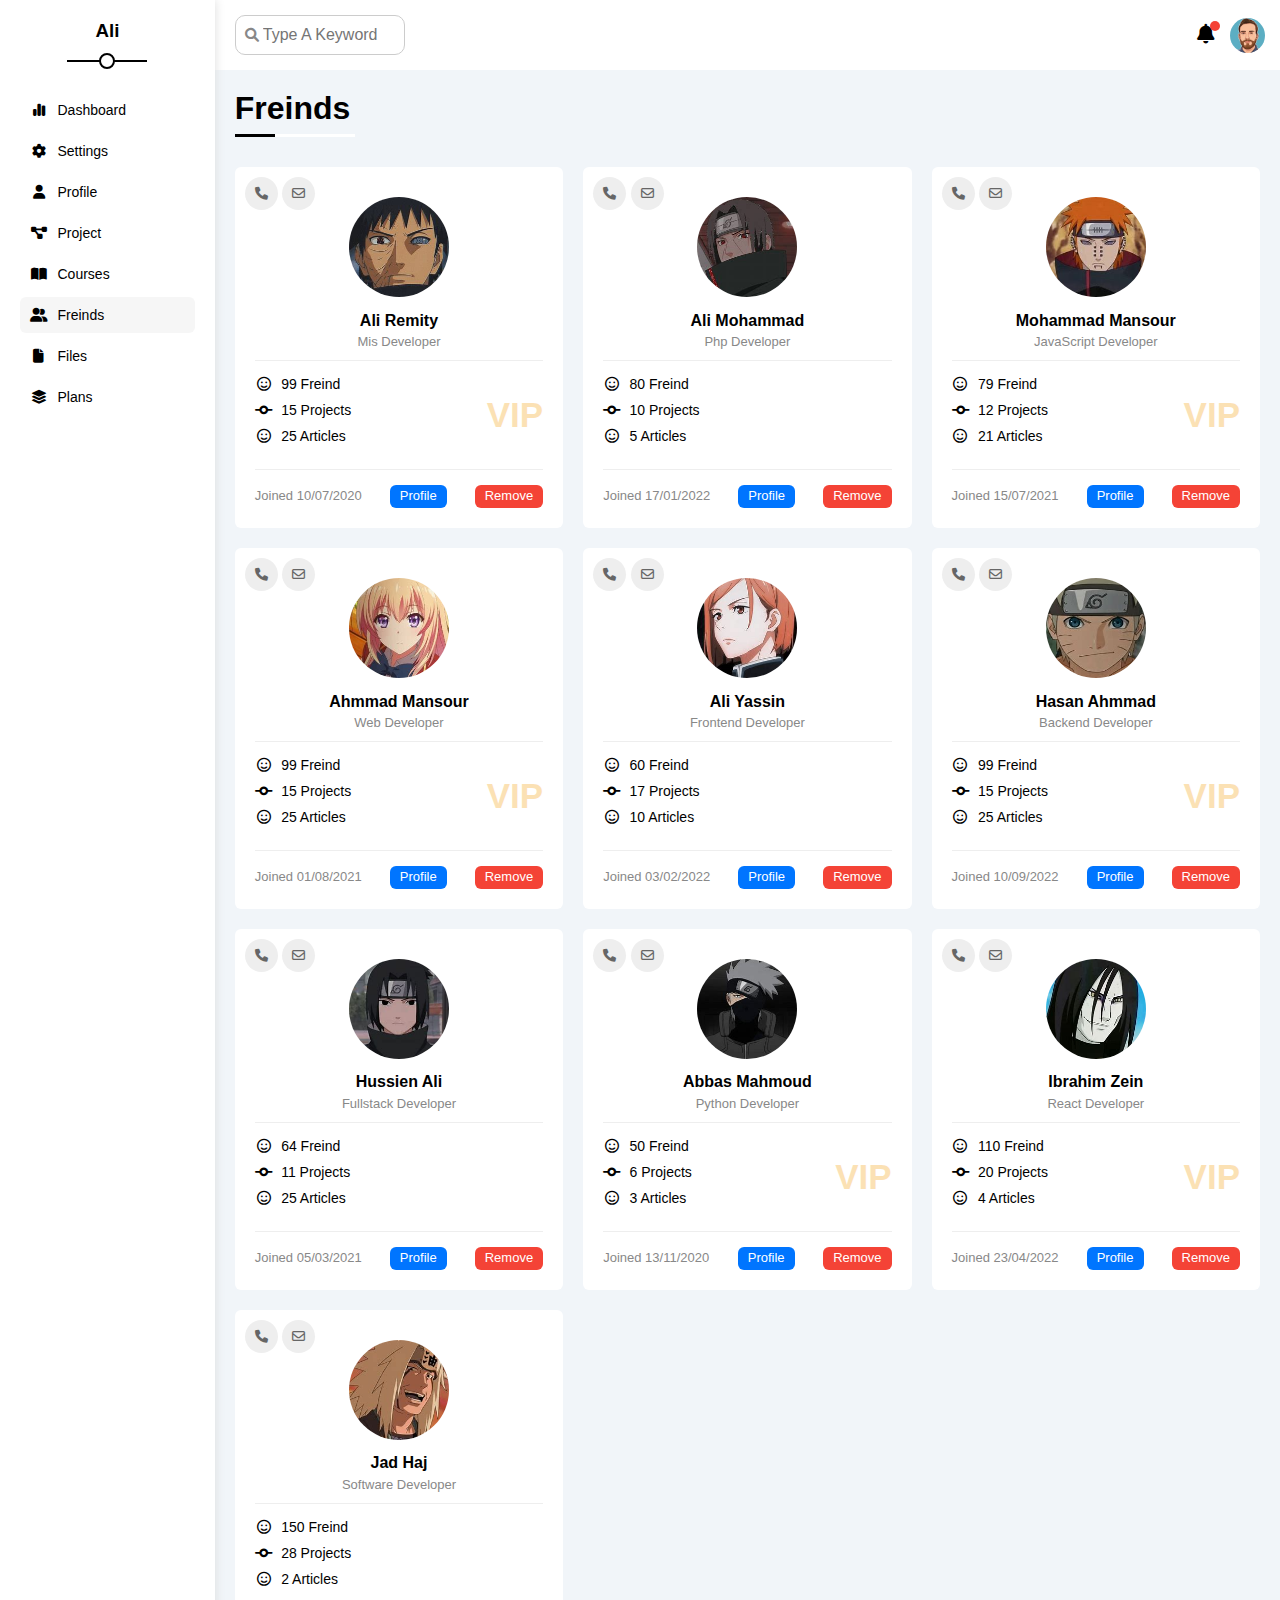
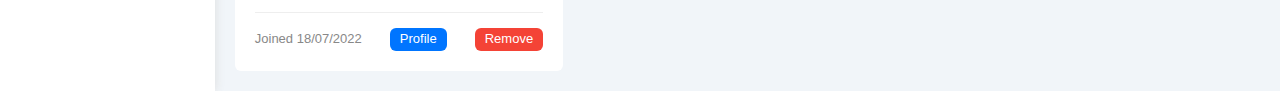
<file: freinds.html>
<!DOCTYPE html>
<html lang="en">
<head>
    <meta charset="UTF-8">
    <meta http-equiv="X-UA-Compatible" content="IE=edge">
    <meta name="viewport" content="width=device-width, initial-scale=1.0">
    <!-- Font awesome library -->
<link rel="stylesheet" href="css/all.min.css">
    <!--  FrameWork -->
    <link rel="stylesheet" href="css/framework.css" />
    <!-- Main Style Sheet -->
    <link rel="stylesheet" href="css/master.css" />
        <!-- Render all Elements in browser -->
        <link rel="stylesheet" href="css/normalize.css">
    <!-- The Font In The Dashboard -->
    <link rel="preconnect" href="https://fonts.googleapis.com">
    <link rel="preconnect" href="https://fonts.gstatic.com" crossorigin>
    <link href="https://fonts.googleapis.com/css2?family=Work+Sans:wght@200;300;400;500;600;700;800&display=swap" rel="stylesheet">
    <title>Freinds</title>
</head>
<body>
 <div class="page d-flex">
    <div class="sidebar bg-white p-20 p-relative">
        <h3 class="p-relative txt-c mt-0">Ali</h3>
        <ul class="list-none p-0">
            <li><a class=" d-flex align-center fs-14 c-black rad-6 p-10" href="index.html">
                <i class="fa-solid fa-chart-simple fa-fw"></i> 
                <span class="hide-mobile">Dashboard</span>
            </a></li>
            <li><a class="  d-flex align-center fs-14 c-black rad-6 p-10" href="settings.html">
                <i class="fa-solid fa-gear fa-fw"></i>
                <span class="hide-mobile">Settings</span>
            </a></li>
            <li><a class="  d-flex align-center fs-14 c-black rad-6 p-10" href="profile.html">
                <i class="fa-solid fa-user fa-fw"></i>
                <span class="hide-mobile">Profile</span>
            </a></li>
            <li><a class="  d-flex align-center fs-14 c-black rad-6 p-10" href="projects.html">
                <i class="fa-solid fa-diagram-project fa-fw"></i>
                <span class="hide-mobile">Project</span>
            </a></li>
            <li><a class="  d-flex align-center fs-14 c-black rad-6 p-10" href="courses.html">
                <i class="fa-solid fa-book-open fa-fw"></i>
                <span class="hide-mobile">Courses</span>
            </a></li>
            <li><a class="active d-flex align-center fs-14 c-black rad-6 p-10" href="freinds.html">
                <i class="fa-solid fa-user-group fa-fw"></i>
                <span class="hide-mobile">Freinds</span>
            </a></li>
            <li><a class=" d-flex align-center fs-14 c-black rad-6 p-10" href="files.html">
                <i class="fa-solid fa-file fa-fw"></i>
                <span class="hide-mobile">Files</span>
            </a></li>
            <li><a class=" d-flex align-center fs-14 c-black rad-6 p-10" href="plans.html">
                <i class="fa-solid fa-layer-group fa-fw"></i>
                <span class="hide-mobile">Plans</span>
            </a></li>
        </ul>
    </div>
    <!-- Start Content -->
    <div class="content w-full">
      <!-- Start Head -->
      <div class="head bg-white p-15 between-flex">
        <div class="search p-relative">
            <input class="p-10" type="search" placeholder="Type A Keyword">

        </div>
        <div class="icons d-flex align-center">
        <span class=" notification  p-relative ">
            <i class="fa-solid fa-bell fa-lg"></i>
        </span>
        <img src="./Images/avatar-05.png" alt="">
        </div>
      </div>
      <!-- End Head -->
      <!-- Start Courses  -->
       <h1 class="p-relative">Freinds</h1>
       <div class="friends-page d-grid m-20 gap-20">
        <div class="friend bg-white p-20 rad-6 p-relative">
            <div class="contact">
                <i class="fa-solid fa-phone"></i>
                <i class="fa-regular fa-envelope"></i>
            </div>
            <div class="txt-c">
                <img class="rad-50 mt-10 mb-10 w-100 h-100" src="./Images/team-5.jpeg" alt="">
                <h4 class="m-0">Ali Remity</h4>
                <p class="c-gray fs-13 mt-5 mb-0">Mis Developer</p>
            </div>
            <div class="icons fs-14 p-relative">
                <div class="mb-10">
                    <i class="fa-regular fa-face-smile fa-fw"></i>
                    <span>99 Freind</span>
                </div>
                <div class="mb-10">
                    <i class="fa-solid fa-code-commit fa-fw"></i>
                    <span>15 Projects</span>
                </div>
                <div class="mb-10">
                    <i class="fa-regular fa-face-smile fa-fw"></i>
                    <span>25 Articles</span>
                </div>
                <span class="vip fw-bold c-orange">VIP</span>
            </div>
            <div class="info between-flex fs-13">
                <span class="c-gray">Joined 10/07/2020</span>
                <a class="bg-blue c-white btn-shape" href="profile.html">Profile</a>
                <a class="bg-red c-white btn-shape" href="#">Remove</a>
            </div>
        </div>
        <div class="friend bg-white p-20 rad-6 p-relative">
            <div class="contact">
                <i class="fa-solid fa-phone"></i>
                <i class="fa-regular fa-envelope"></i>
            </div>
            <div class="txt-c">
                <img class="rad-50 mt-10 mb-10 w-100 h-100" src="./Images/team-4.jpeg" alt="">
                <h4 class="m-0">Ali Mohammad</h4>
                <p class="c-gray fs-13 mt-5 mb-0">Php Developer</p>
            </div>
            <div class="icons fs-14 p-relative">
                <div class="mb-10">
                    <i class="fa-regular fa-face-smile fa-fw"></i>
                    <span>80 Freind</span>
                </div>
                <div class="mb-10">
                    <i class="fa-solid fa-code-commit fa-fw"></i>
                    <span>10 Projects</span>
                </div>
                <div class="mb-10">
                    <i class="fa-regular fa-face-smile fa-fw"></i>
                    <span>5 Articles</span>
                </div>
                <!-- <span class="vip fw-bold c-orange">VIP</span> -->
            </div>
            <div class="info between-flex fs-13">
                <span class="c-gray">Joined 17/01/2022</span>
                <a class="bg-blue c-white btn-shape" href="profile.html">Profile</a>
                <a class="bg-red c-white btn-shape" href="#">Remove</a>
            </div>
        </div>
        <div class="friend bg-white p-20 rad-6 p-relative">
            <div class="contact">
                <i class="fa-solid fa-phone"></i>
                <i class="fa-regular fa-envelope"></i>
            </div>
            <div class="txt-c">
                <img class="rad-50 mt-10 mb-10 w-100 h-100" src="./Images/team-3.jpeg" alt="">
                <h4 class="m-0">Mohammad Mansour</h4>
                <p class="c-gray fs-13 mt-5 mb-0">JavaScript Developer</p>
            </div>
            <div class="icons fs-14 p-relative">
                <div class="mb-10">
                    <i class="fa-regular fa-face-smile fa-fw"></i>
                    <span>79 Freind</span>
                </div>
                <div class="mb-10">
                    <i class="fa-solid fa-code-commit fa-fw"></i>
                    <span>12 Projects</span>
                </div>
                <div class="mb-10">
                    <i class="fa-regular fa-face-smile fa-fw"></i>
                    <span>21 Articles</span>
                </div>
                <span class="vip fw-bold c-orange">VIP</span>
            </div>
            <div class="info between-flex fs-13">
                <span class="c-gray">Joined 15/07/2021</span>
                <a class="bg-blue c-white btn-shape" href="profile.html">Profile</a>
                <a class="bg-red c-white btn-shape" href="#">Remove</a>
            </div>
        </div>
        <div class="friend bg-white p-20 rad-6 p-relative">
            <div class="contact">
                <i class="fa-solid fa-phone"></i>
                <i class="fa-regular fa-envelope"></i>
            </div>
            <div class="txt-c">
                <img class="rad-50 mt-10 mb-10 w-100 h-100" src="./Images/team-2.jpeg" alt="">
                <h4 class="m-0">Ahmmad Mansour</h4>
                <p class="c-gray fs-13 mt-5 mb-0">Web Developer</p>
            </div>
            <div class="icons fs-14 p-relative">
                <div class="mb-10">
                    <i class="fa-regular fa-face-smile fa-fw"></i>
                    <span>99 Freind</span>
                </div>
                <div class="mb-10">
                    <i class="fa-solid fa-code-commit fa-fw"></i>
                    <span>15 Projects</span>
                </div>
                <div class="mb-10">
                    <i class="fa-regular fa-face-smile fa-fw"></i>
                    <span>25 Articles</span>
                </div>
                <span class="vip fw-bold c-orange">VIP</span>
            </div>
            <div class="info between-flex fs-13">
                <span class="c-gray">Joined 01/08/2021</span>
                <a class="bg-blue c-white btn-shape" href="profile.html">Profile</a>
                <a class="bg-red c-white btn-shape" href="#">Remove</a>
            </div>
        </div>
        <div class="friend bg-white p-20 rad-6 p-relative">
            <div class="contact">
                <i class="fa-solid fa-phone"></i>
                <i class="fa-regular fa-envelope"></i>
            </div>
            <div class="txt-c">
                <img class="rad-50 mt-10 mb-10 w-100 h-100" src="./Images/team-1.jpeg" alt="">
                <h4 class="m-0">Ali Yassin</h4>
                <p class="c-gray fs-13 mt-5 mb-0">Frontend Developer</p>
            </div>
            <div class="icons fs-14 p-relative">
                <div class="mb-10">
                    <i class="fa-regular fa-face-smile fa-fw"></i>
                    <span>60 Freind</span>
                </div>
                <div class="mb-10">
                    <i class="fa-solid fa-code-commit fa-fw"></i>
                    <span>17 Projects</span>
                </div>
                <div class="mb-10">
                    <i class="fa-regular fa-face-smile fa-fw"></i>
                    <span>10 Articles</span>
                </div>
                <!-- <span class="vip fw-bold c-orange">VIP</span> -->
            </div>
            <div class="info between-flex fs-13">
                <span class="c-gray">Joined 03/02/2022</span>
                <a class="bg-blue c-white btn-shape" href="profile.html">Profile</a>
                <a class="bg-red c-white btn-shape" href="#">Remove</a>
            </div>
        </div>
        <div class="friend bg-white p-20 rad-6 p-relative">
            <div class="contact">
                <i class="fa-solid fa-phone"></i>
                <i class="fa-regular fa-envelope"></i>
            </div>
            <div class="txt-c">
                <img class="rad-50 mt-10 mb-10 w-100 h-100" src="./Images/team-6.jpeg" alt="">
                <h4 class="m-0">Hasan Ahmmad</h4>
                <p class="c-gray fs-13 mt-5 mb-0">Backend Developer</p>
            </div>
            <div class="icons fs-14 p-relative">
                <div class="mb-10">
                    <i class="fa-regular fa-face-smile fa-fw"></i>
                    <span>99 Freind</span>
                </div>
                <div class="mb-10">
                    <i class="fa-solid fa-code-commit fa-fw"></i>
                    <span>15 Projects</span>
                </div>
                <div class="mb-10">
                    <i class="fa-regular fa-face-smile fa-fw"></i>
                    <span>25 Articles</span>
                </div>
                <span class="vip fw-bold c-orange">VIP</span>
            </div>
            <div class="info between-flex fs-13">
                <span class="c-gray">Joined 10/09/2022</span>
                <a class="bg-blue c-white btn-shape" href="profile.html">Profile</a>
                <a class="bg-red c-white btn-shape" href="#">Remove</a>
            </div>
        </div>
        <div class="friend bg-white p-20 rad-6 p-relative">
            <div class="contact">
                <i class="fa-solid fa-phone"></i>
                <i class="fa-regular fa-envelope"></i>
            </div>
            <div class="txt-c">
                <img class="rad-50 mt-10 mb-10 w-100 h-100" src="./Images/team-7.jpeg" alt="">
                <h4 class="m-0">Hussien Ali</h4>
                <p class="c-gray fs-13 mt-5 mb-0">Fullstack Developer</p>
            </div>
            <div class="icons fs-14 p-relative">
                <div class="mb-10">
                    <i class="fa-regular fa-face-smile fa-fw"></i>
                    <span>64 Freind</span>
                </div>
                <div class="mb-10">
                    <i class="fa-solid fa-code-commit fa-fw"></i>
                    <span>11 Projects</span>
                </div>
                <div class="mb-10">
                    <i class="fa-regular fa-face-smile fa-fw"></i>
                    <span>25 Articles</span>
                </div>
                <!-- <span class="vip fw-bold c-orange">VIP</span> -->
            </div>
            <div class="info between-flex fs-13">
                <span class="c-gray">Joined 05/03/2021</span>
                <a class="bg-blue c-white btn-shape" href="profile.html">Profile</a>
                <a class="bg-red c-white btn-shape" href="#">Remove</a>
            </div>
        </div>
        <div class="friend bg-white p-20 rad-6 p-relative">
            <div class="contact">
                <i class="fa-solid fa-phone"></i>
                <i class="fa-regular fa-envelope"></i>
            </div>
            <div class="txt-c">
                <img class="rad-50 mt-10 mb-10 w-100 h-100" src="./Images/team-8.jpeg" alt="">
                <h4 class="m-0">Abbas Mahmoud</h4>
                <p class="c-gray fs-13 mt-5 mb-0">Python Developer</p>
            </div>
            <div class="icons fs-14 p-relative">
                <div class="mb-10">
                    <i class="fa-regular fa-face-smile fa-fw"></i>
                    <span>50 Freind</span>
                </div>
                <div class="mb-10">
                    <i class="fa-solid fa-code-commit fa-fw"></i>
                    <span>6 Projects</span>
                </div>
                <div class="mb-10">
                    <i class="fa-regular fa-face-smile fa-fw"></i>
                    <span>3 Articles</span>
                </div>
                <span class="vip fw-bold c-orange">VIP</span>
            </div>
            <div class="info between-flex fs-13">
                <span class="c-gray">Joined 13/11/2020</span>
                <a class="bg-blue c-white btn-shape" href="profile.html">Profile</a>
                <a class="bg-red c-white btn-shape" href="#">Remove</a>
            </div>
        </div>
        <div class="friend bg-white p-20 rad-6 p-relative">
            <div class="contact">
                <i class="fa-solid fa-phone"></i>
                <i class="fa-regular fa-envelope"></i>
            </div>
            <div class="txt-c">
                <img class="rad-50 mt-10 mb-10 w-100 h-100" src="./Images/team-9.jpeg" alt="">
                <h4 class="m-0">Ibrahim Zein</h4>
                <p class="c-gray fs-13 mt-5 mb-0">React Developer</p>
            </div>
            <div class="icons fs-14 p-relative">
                <div class="mb-10">
                    <i class="fa-regular fa-face-smile fa-fw"></i>
                    <span>110 Freind</span>
                </div>
                <div class="mb-10">
                    <i class="fa-solid fa-code-commit fa-fw"></i>
                    <span>20 Projects</span>
                </div>
                <div class="mb-10">
                    <i class="fa-regular fa-face-smile fa-fw"></i>
                    <span>4 Articles</span>
                </div>
                <span class="vip fw-bold c-orange">VIP</span>
            </div>
            <div class="info between-flex fs-13">
                <span class="c-gray">Joined 23/04/2022</span>
                <a class="bg-blue c-white btn-shape" href="profile.html">Profile</a>
                <a class="bg-red c-white btn-shape" href="#">Remove</a>
            </div>
        </div>
        <div class="friend bg-white p-20 rad-6 p-relative">
            <div class="contact">
                <i class="fa-solid fa-phone"></i>
                <i class="fa-regular fa-envelope"></i>
            </div>
            <div class="txt-c">
                <img class="rad-50 mt-10 mb-10 w-100 h-100" src="./Images/team-10.jpeg" alt="">
                <h4 class="m-0">Jad Haj</h4>
                <p class="c-gray fs-13 mt-5 mb-0">Software Developer</p>
            </div>
            <div class="icons fs-14 p-relative">
                <div class="mb-10">
                    <i class="fa-regular fa-face-smile fa-fw"></i>
                    <span>150 Freind</span>
                </div>
                <div class="mb-10">
                    <i class="fa-solid fa-code-commit fa-fw"></i>
                    <span>28 Projects</span>
                </div>
                <div class="mb-10">
                    <i class="fa-regular fa-face-smile fa-fw"></i>
                    <span>2 Articles</span>
                </div>
                <!-- <span class="vip fw-bold c-orange">VIP</span> -->
            </div>
            <div class="info between-flex fs-13">
                <span class="c-gray">Joined 18/07/2022</span>
                <a class="bg-blue c-white btn-shape" href="profile.html">Profile</a>
                <a class="bg-red c-white btn-shape" href="#">Remove</a>
            </div>
        </div>
       </div>
       
    </div>
    <!-- End Content -->
 </div>
</body>
</html>
</file>
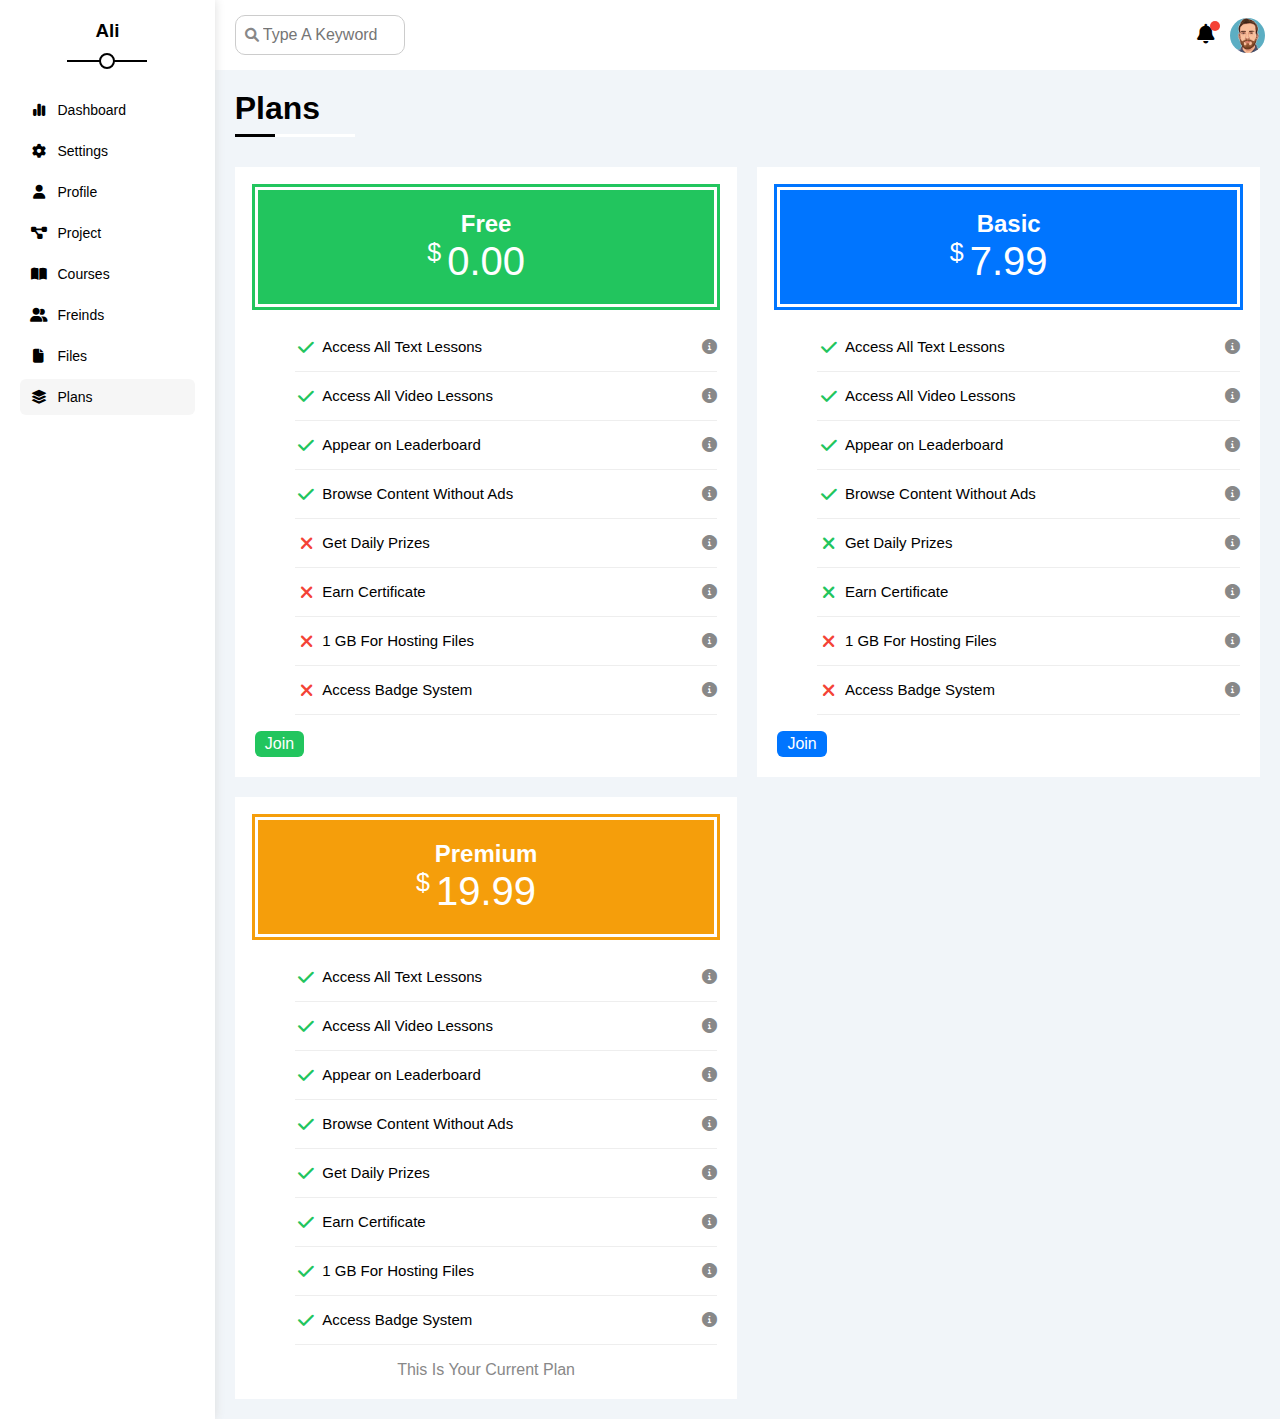
<file: plans.html>
<!DOCTYPE html>
<html lang="en">
<head>
    <meta charset="UTF-8">
    <meta http-equiv="X-UA-Compatible" content="IE=edge">
    <meta name="viewport" content="width=device-width, initial-scale=1.0">
    <!-- Font awesome library -->
<link rel="stylesheet" href="css/all.min.css">
    <!--  FrameWork -->
    <link rel="stylesheet" href="css/framework.css" />
    <!-- Main Style Sheet -->
    <link rel="stylesheet" href="css/master.css" />
        <!-- Render all Elements in browser -->
        <link rel="stylesheet" href="css/normalize.css">
    <!-- The Font In The Dashboard -->
    <link rel="preconnect" href="https://fonts.googleapis.com">
    <link rel="preconnect" href="https://fonts.gstatic.com" crossorigin>
    <link href="https://fonts.googleapis.com/css2?family=Work+Sans:wght@200;300;400;500;600;700;800&display=swap" rel="stylesheet">
    <title>Plans</title>
</head>
<body>
 <div class="page d-flex">
    <div class="sidebar bg-white p-20 p-relative">
        <h3 class="p-relative txt-c mt-0">Ali</h3>
        <ul class="list-none p-0">
            <li><a class=" d-flex align-center fs-14 c-black rad-6 p-10" href="index.html">
                <i class="fa-solid fa-chart-simple fa-fw"></i> 
                <span class="hide-mobile">Dashboard</span>
            </a></li>
            <li><a class="  d-flex align-center fs-14 c-black rad-6 p-10" href="settings.html">
                <i class="fa-solid fa-gear fa-fw"></i>
                <span class="hide-mobile">Settings</span>
            </a></li>
            <li><a class="  d-flex align-center fs-14 c-black rad-6 p-10" href="profile.html">
                <i class="fa-solid fa-user fa-fw"></i>
                <span class="hide-mobile">Profile</span>
            </a></li>
            <li><a class="  d-flex align-center fs-14 c-black rad-6 p-10" href="projects.html">
                <i class="fa-solid fa-diagram-project fa-fw"></i>
                <span class="hide-mobile">Project</span>
            </a></li>
            <li><a class="  d-flex align-center fs-14 c-black rad-6 p-10" href="courses.html">
                <i class="fa-solid fa-book-open fa-fw"></i>
                <span class="hide-mobile">Courses</span>
            </a></li>
            <li><a class=" d-flex align-center fs-14 c-black rad-6 p-10" href="freinds.html">
                <i class="fa-solid fa-user-group fa-fw"></i>
                <span class="hide-mobile">Freinds</span>
            </a></li>
            <li><a class=" d-flex align-center fs-14 c-black rad-6 p-10" href="files.html">
                <i class="fa-solid fa-file fa-fw"></i>
                <span class="hide-mobile">Files</span>
            </a></li>
            <li><a class="active d-flex align-center fs-14 c-black rad-6 p-10" href="plans.html">
                <i class="fa-solid fa-layer-group fa-fw"></i>
                <span class="hide-mobile">Plans</span>
            </a></li>
        </ul>
    </div>
    <!-- Start Content -->
    <div class="content w-full">
      <!-- Start Head -->
      <div class="head bg-white p-15 between-flex">
        <div class="search p-relative">
            <input class="p-10" type="search" placeholder="Type A Keyword">

        </div>
        <div class="icons d-flex align-center">
        <span class=" notification  p-relative ">
            <i class="fa-solid fa-bell fa-lg"></i>
        </span>
        <img src="./Images/avatar-05.png" alt="">
        </div>
      </div>
      <!-- End Head -->
       <h1 class="p-relative">Plans</h1>
       <div class="plans-page d-grid m-20 gap-20">
        <div class="plan green bg-white p-20">
            <div class="top bg-green p-20 txt-c">
              <h2 class="m-0 c-white">Free</h2>
              <div class=" price c-white">
                <span>$</span> 0.00
              </div>
            </div>
              <ul class="list-none">
                <li>
                    <i class="fa-solid fa-check fa-fw yes"></i>
                    <span>Access All Text Lessons</span>
                    <i class="fa-solid fa-circle-info help"></i>
                </li>
                <li>
                    <i class="fa-solid fa-check fa-fw yes"></i>
                    <span>Access All Video Lessons</span>
                    <i class="fa-solid fa-circle-info help"></i>
                </li>
                <li>
                    <i class="fa-solid fa-check fa-fw yes"></i>
                    <span>Appear on Leaderboard</span>
                    <i class="fa-solid fa-circle-info help"></i>
                </li>
                <li>
                    <i class="fa-solid fa-check fa-fw yes"></i>
                    <span>Browse Content Without Ads</span>
                    <i class="fa-solid fa-circle-info help"></i>
                </li>
                <li>
                    <i class="fa-solid fa-xmark fa-fw"></i>
                    <span>Get Daily Prizes</span>
                    <i class="fa-solid fa-circle-info help"></i>
                </li>
                <li>
                    <i class="fa-solid fa-xmark fa-fw"></i>
                    <span>Earn Certificate</span>
                    <i class="fa-solid fa-circle-info help"></i>
                </li>
                <li>
                    <i class="fa-solid fa-xmark fa-fw"></i>
                    <span>1 GB For Hosting Files</span>
                    <i class="fa-solid fa-circle-info help"></i>
                </li>
                <li>
                    <i class="fa-solid fa-xmark fa-fw"></i>
                    <span>Access Badge System</span>
                    <i class="fa-solid fa-circle-info help"></i>
                </li>
              </ul>
              <a href="#" class="btn-shape bg-green c-white w-fit d-block">Join</a>
             
        </div>
        <div class="plan blue bg-white p-20">
            <div class="top bg-blue p-20 txt-c">
              <h2 class="m-0 c-white">Basic</h2>
              <div class=" price c-white">
                <span>$</span> 7.99
              </div>
            </div>
              <ul class="list-none">
                <li>
                    <i class="fa-solid fa-check fa-fw yes"></i>
                    <span>Access All Text Lessons</span>
                    <i class="fa-solid fa-circle-info help"></i>
                </li>
                <li>
                    <i class="fa-solid fa-check fa-fw yes"></i>
                    <span>Access All Video Lessons</span>
                    <i class="fa-solid fa-circle-info help"></i>
                </li>
                <li>
                    <i class="fa-solid fa-check fa-fw yes"></i>
                    <span>Appear on Leaderboard</span>
                    <i class="fa-solid fa-circle-info help"></i>
                </li>
                <li>
                    <i class="fa-solid fa-check fa-fw yes"></i>
                    <span>Browse Content Without Ads</span>
                    <i class="fa-solid fa-circle-info help"></i>
                </li>
                <li>
                    <i class="fa-solid fa-xmark fa-fw yes"></i>
                    <span>Get Daily Prizes</span>
                    <i class="fa-solid fa-circle-info help"></i>
                </li>
                <li>
                    <i class="fa-solid fa-xmark fa-fw yes"></i>
                    <span>Earn Certificate</span>
                    <i class="fa-solid fa-circle-info help"></i>
                </li>
                <li>
                    <i class="fa-solid fa-xmark fa-fw"></i>
                    <span>1 GB For Hosting Files</span>
                    <i class="fa-solid fa-circle-info help"></i>
                </li>
                <li>
                    <i class="fa-solid fa-xmark fa-fw"></i>
                    <span>Access Badge System</span>
                    <i class="fa-solid fa-circle-info help"></i>
                </li>
              </ul>
              <a href="#" class="btn-shape bg-blue c-white w-fit d-block">Join</a>
             
        </div>
        <div class="plan orange bg-white p-20">
            <div class="top bg-orange p-20 txt-c">
              <h2 class="m-0 c-white">Premium</h2>
              <div class=" price c-white">
                <span>$</span> 19.99
              </div>
            </div>
              <ul class="list-none">
                <li>
                    <i class="fa-solid fa-check fa-fw yes"></i>
                    <span>Access All Text Lessons</span>
                    <i class="fa-solid fa-circle-info help"></i>
                </li>
                <li>
                    <i class="fa-solid fa-check fa-fw yes"></i>
                    <span>Access All Video Lessons</span>
                    <i class="fa-solid fa-circle-info help"></i>
                </li>
                <li>
                    <i class="fa-solid fa-check fa-fw yes"></i>
                    <span>Appear on Leaderboard</span>
                    <i class="fa-solid fa-circle-info help"></i>
                </li>
                <li>
                    <i class="fa-solid fa-check fa-fw yes"></i>
                    <span>Browse Content Without Ads</span>
                    <i class="fa-solid fa-circle-info help"></i>
                </li>
                <li>
                    <i class="fa-solid fa-check fa-fw yes"></i>
                    <span>Get Daily Prizes</span>
                    <i class="fa-solid fa-circle-info help"></i>
                </li>
                <li>
                    <i class="fa-solid fa-check fa-fw yes"></i>
                    <span>Earn Certificate</span>
                    <i class="fa-solid fa-circle-info help"></i>
                </li>
                <li>
                    <i class="fa-solid fa-check fa-fw yes"></i>
                    <span>1 GB For Hosting Files</span>
                    <i class="fa-solid fa-circle-info help"></i>
                </li>
                <li>
                    <i class="fa-solid fa-check fa-fw yes"></i>
                    <span>Access Badge System</span>
                    <i class="fa-solid fa-circle-info help"></i>
                </li>
              </ul>
              <p class="c-gray txt-c m-0">This Is Your Current Plan</p>
             
        </div>
       </div>
       
    </div>
    <!-- End Content -->
 </div>
</body>
</html>
</file>
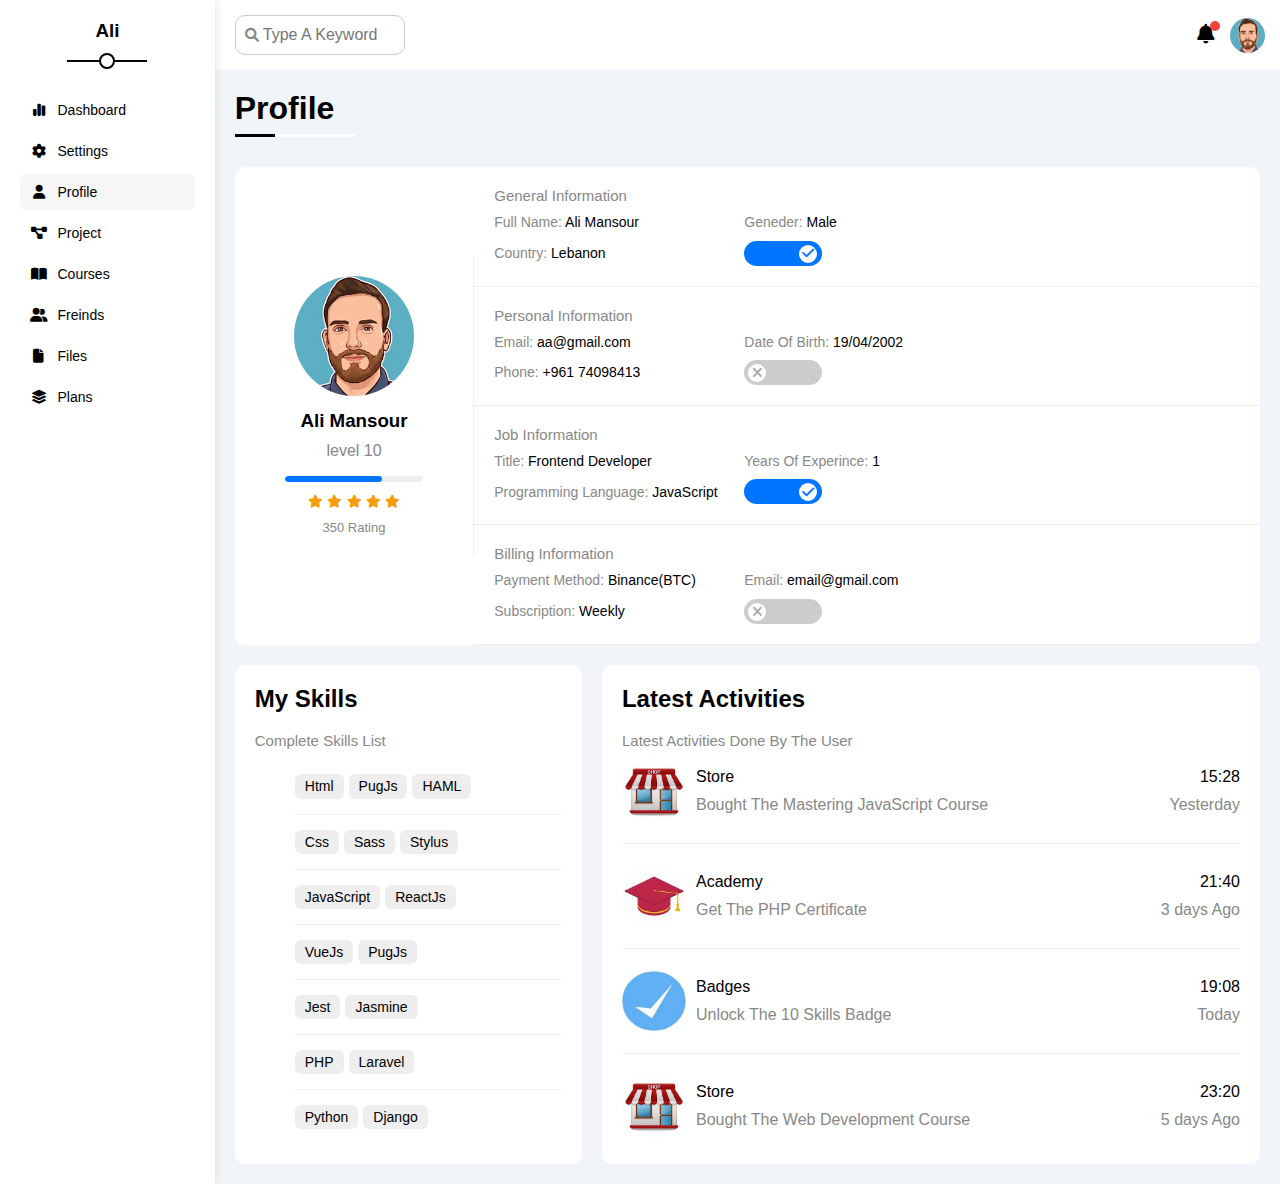
<file: profile.html>
<!DOCTYPE html>
<html lang="en">
<head>
    <meta charset="UTF-8">
    <meta http-equiv="X-UA-Compatible" content="IE=edge">
    <meta name="viewport" content="width=device-width, initial-scale=1.0">
    <!-- Font awesome library -->
<link rel="stylesheet" href="css/all.min.css">
    <!--  FrameWork -->
    <link rel="stylesheet" href="css/framework.css" />
    <!-- Main Style Sheet -->
    <link rel="stylesheet" href="css/master.css" />
        <!-- Render all Elements in browser -->
        <link rel="stylesheet" href="css/normalize.css">
    <!-- The Font In The Dashboard -->
    <link rel="preconnect" href="https://fonts.googleapis.com">
    <link rel="preconnect" href="https://fonts.gstatic.com" crossorigin>
    <link href="https://fonts.googleapis.com/css2?family=Work+Sans:wght@200;300;400;500;600;700;800&display=swap" rel="stylesheet">
    <title>Profile</title>
</head>
<body>
 <div class="page d-flex">
    <div class="sidebar bg-white p-20 p-relative">
        <h3 class="p-relative txt-c mt-0">Ali</h3>
        <ul class="list-none p-0">
            <li><a class=" d-flex align-center fs-14 c-black rad-6 p-10" href="index.html">
                <i class="fa-solid fa-chart-simple fa-fw"></i> 
                <span class="hide-mobile">Dashboard</span>
            </a></li>
            <li><a class="  d-flex align-center fs-14 c-black rad-6 p-10" href="settings.html">
                <i class="fa-solid fa-gear fa-fw"></i>
                <span class="hide-mobile">Settings</span>
            </a></li>
            <li><a class=" active d-flex align-center fs-14 c-black rad-6 p-10" href="profile.html">
                <i class="fa-solid fa-user fa-fw"></i>
                <span class="hide-mobile">Profile</span>
            </a></li>
            <li><a class=" d-flex align-center fs-14 c-black rad-6 p-10" href="projects.html">
                <i class="fa-solid fa-diagram-project fa-fw"></i>
                <span class="hide-mobile">Project</span>
            </a></li>
            <li><a class=" d-flex align-center fs-14 c-black rad-6 p-10" href="courses.html">
                <i class="fa-solid fa-book-open fa-fw"></i>
                <span class="hide-mobile">Courses</span>
            </a></li>
            <li><a class=" d-flex align-center fs-14 c-black rad-6 p-10" href="freinds.html">
                <i class="fa-solid fa-user-group fa-fw"></i>
                <span class="hide-mobile">Freinds</span>
            </a></li>
            <li><a class=" d-flex align-center fs-14 c-black rad-6 p-10" href="files.html">
                <i class="fa-solid fa-file fa-fw"></i>
                <span class="hide-mobile">Files</span>
            </a></li>
            <li><a class=" d-flex align-center fs-14 c-black rad-6 p-10" href="plans.html">
                <i class="fa-solid fa-layer-group fa-fw"></i>
                <span class="hide-mobile">Plans</span>
            </a></li>
        </ul>
    </div>
    <!-- Start Content -->
    <div class="content w-full">
      <!-- Start Head -->
      <div class="head bg-white p-15 between-flex">
        <div class="search p-relative">
            <input class="p-10" type="search" placeholder="Type A Keyword">

        </div>
        <div class="icons d-flex align-center">
        <span class=" notification  p-relative ">
            <i class="fa-solid fa-bell fa-lg"></i>
        </span>
        <img src="./Images/avatar-05.png" alt="">
        </div>
      </div>
      <!-- End Head -->
      <!-- Start Profile  -->
       <h1 class="p-relative">Profile</h1>
       <div class="profile-page m-20">
        <!-- Start Overview -->
        <div class="overview bg-white rad-10 d-flex align-center">
            <div class="avatar-box txt-c p-20">
              <img class="mb-10 rad rad-50" src="./Images/avatar-05.png" alt="">
              <h3 class="m-0">Ali Mansour</h3>
              <p class="c-gray mt-10">level 10</p>
              <div class="level rad-6 bg-eee p-relative">
                <span style="width: 70%;"></span>
              </div>
              <div class="rating mt-10 mb-10">
                <i class="fa-solid fa-star c-orange fs-13"></i>
                <i class="fa-solid fa-star c-orange fs-13"></i>
                <i class="fa-solid fa-star c-orange fs-13"></i>
                <i class="fa-solid fa-star c-orange fs-13"></i>
                <i class="fa-solid fa-star c-orange fs-13"></i>
              </div>
              <p class="c-gray m-0 fs-13">350 Rating</p>
            </div>
            <div class="info-box w-full txt-c-mobile">
                <!-- Start Information Row -->
                <div class="box d-flex p-20 align-center">
                    <h4 class="w-full c-gray m-0 fs-15">General Information</h4>
                    <div class="fs-14">
                        <span class="c-gray">Full Name:</span>
                        <span>Ali Mansour</span>
                    </div>
                    <div class="fs-14">
                        <span class="c-gray">Geneder:</span>
                        <span>Male</span>
                    </div>
                    <div class="fs-14">
                        <span class="c-gray">Country:</span>
                        <span>Lebanon</span>
                    </div>
                    <div class="fs-14 hide-mobile">
                       <label>
                        <input class="toggle-checkbox" type="checkbox" checked>
                        <div class="toggle-switch"></div>
                       </label>
                    </div>
                </div>
                <!-- End Information Row -->


                <!-- Start Information Row -->
                
                <div class="box d-flex p-20 align-center">
                    <h4 class="w-full c-gray m-0 fs-15">Personal Information</h4>
                    <div class="fs-14">
                        <span class="c-gray">Email:</span>
                        <span>aa@gmail.com</span>
                    </div>
                    <div class="fs-14">
                        <span class="c-gray">Date Of Birth:</span>
                        <span>19/04/2002</span>
                    </div>
                    <div class="fs-14">
                        <span class="c-gray">Phone:</span>
                        <span>+961 74098413</span>
                    </div>
                    <div class="fs-14 hide-mobile">
                       <label>
                        <input class="toggle-checkbox" type="checkbox">
                        <div class="toggle-switch"></div>
                       </label>
                    </div>
                </div>
                <!-- End Information Row -->
                 
                <!-- Start Information Row -->

                <div class="box d-flex p-20 align-center">
                    <h4 class="w-full c-gray m-0 fs-15">Job Information</h4>
                    <div class="fs-14">
                        <span class="c-gray">Title:</span>
                        <span>Frontend Developer</span>
                    </div>
                    <div class="fs-14">
                        <span class="c-gray">Years Of Experince:</span>
                        <span>1</span>
                    </div>
                    <div class="fs-14">
                        <span class="c-gray">Programming Language:</span>
                        <span>JavaScript</span>
                    </div>
                    <div class="fs-14 hide-mobile">
                       <label>
                        <input class="toggle-checkbox" type="checkbox" checked>
                        <div class="toggle-switch"></div>
                       </label>
                    </div>
                </div>
                <!-- End Information Row -->

                <!-- Start Information Row -->
                <div class="box d-flex p-20 align-center">
                    <h4 class="w-full c-gray m-0 fs-15">Billing Information</h4>
                    <div class="fs-14">
                        <span class="c-gray"> Payment Method:</span>
                        <span>Binance(BTC)</span>
                    </div>
                    <div class="fs-14">
                        <span class="c-gray">Email:</span>
                        <span>email@gmail.com</span>
                    </div>
                    <div class="fs-14">
                        <span class="c-gray">Subscription:</span>
                        <span>Weekly</span>
                    </div>
                    <div class="fs-14 hide-mobile">
                       <label>
                        <input class="toggle-checkbox" type="checkbox">
                        <div class="toggle-switch"></div>
                       </label>
                    </div>
                </div>
                <!-- End Information Row -->
            </div>
        </div>
        <!-- End Overview -->
        <!-- Start Other Data -->
        <div class="other-data d-flex gap-20">
            <div class="skills-card p-20 bg-white rad-10 mt-20">
                <h2 class="mt-0 mb-20">My Skills</h2>
                <p class="mb-10 c-gray mt-0 fs-15">Complete Skills List</p>
                <ul class="m-0 txt-c-mobile list-none">
                    <li><span>Html</span><span>PugJs</span><span>HAML</span></li>
                    <li><span>Css</span><span>Sass</span><span>Stylus</span></li>
                    <li><span>JavaScript</span><span>ReactJs</span></li>
                    <li><span>VueJs</span><span>PugJs</span></li>
                    <li><span>Jest</span><span>Jasmine</span></li>
                    <li><span>PHP</span><span>Laravel</span></li>
                    <li><span>Python</span><span>Django</span></li>
                </ul>
            </div>
            <div class="activities-card p-20 bg-white rad-10 mt-20">
                <h2 class="mt-0 mb-20">Latest Activities</h2>
                <p class="mb-10 c-gray mt-0 fs-15">Latest Activities Done By The User</p>
                <div class="activity d-flex align-center txt-c-mobile">
                    <img class="rad-50" src="./Images/activity-1.jpeg" alt="">
                    <div class="info">
                        <span class="d-block mb-10">Store</span>
                        <span class="c-gray">Bought The Mastering JavaScript Course</span>
                    </div>
                    <div class="date">
                        <span class="d-block mb-10">15:28</span>
                        <span class="c-gray">Yesterday</span>
                    </div>
                </div>
                <div class="activity d-flex align-center txt-c-mobile">
                    <img class="rad-50" src="./Images/activity-2.jpeg" alt="">
                    <div class="info">
                        <span class="d-block mb-10">Academy</span>
                        <span class="c-gray">Get The PHP Certificate</span>
                    </div>
                    <div class="date">
                        <span class="d-block mb-10">21:40</span>
                        <span class="c-gray">3 days Ago</span>
                    </div>
                </div>
                <div class="activity d-flex align-center txt-c-mobile">
                    <img class="rad-50" src="./Images/activity-3.jpeg" alt="">
                    <div class="info">
                        <span class="d-block mb-10">Badges</span>
                        <span class="c-gray">Unlock The 10 Skills Badge</span>
                    </div>
                    <div class="date">
                        <span class="d-block mb-10">19:08</span>
                        <span class="c-gray">Today</span>
                    </div>
                </div>
                <div class="activity d-flex align-center txt-c-mobile">
                    <img class="rad-50" src="./Images/activity-1.jpeg" alt="">
                    <div class="info">
                        <span class="d-block mb-10">Store</span>
                        <span class="c-gray">Bought The Web Development Course</span>
                    </div>
                    <div class="date">
                        <span class="d-block mb-10">23:20</span>
                        <span class="c-gray">5 days Ago</span>
                    </div>
            </div>

        </div>
        <!-- End Other Data -->


       </div>
       
      <!-- End Profile  -->


    </div>
    <!-- End Content -->
 </div>
</body>
</html>
</file>
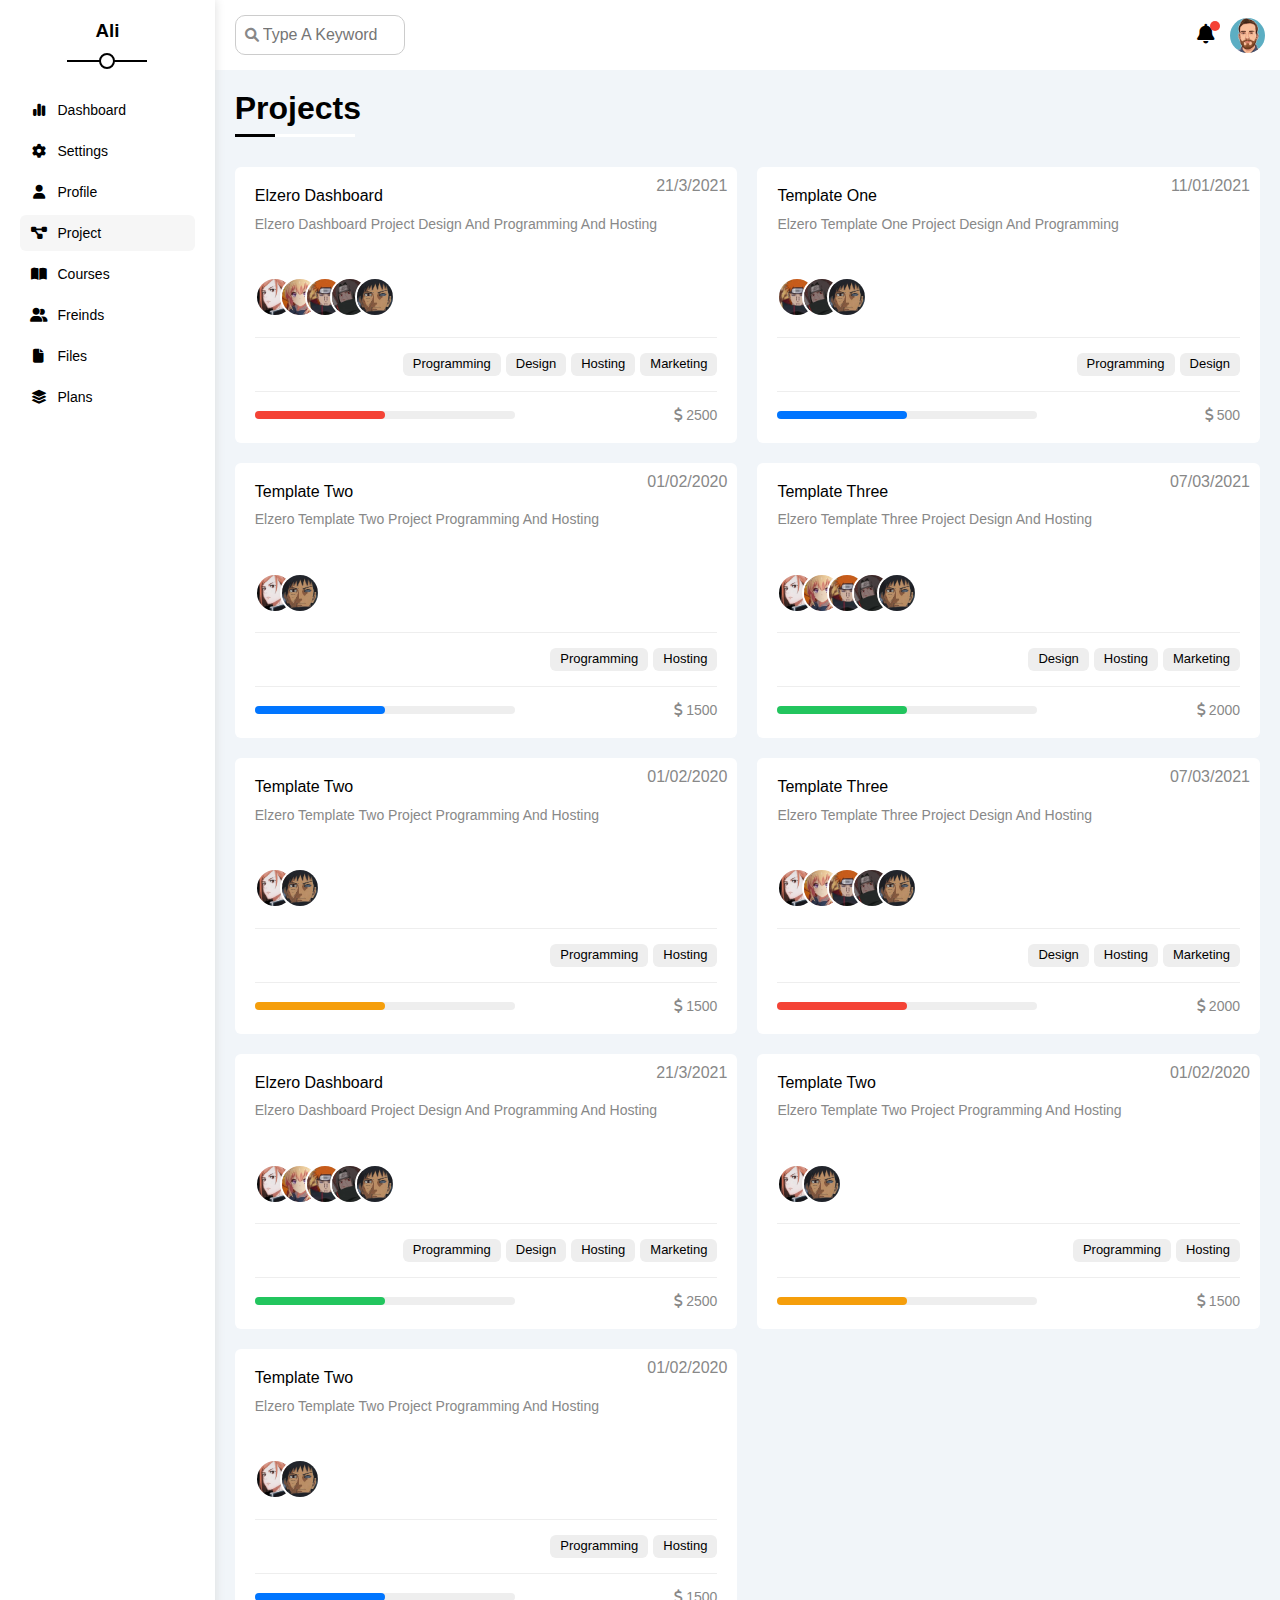
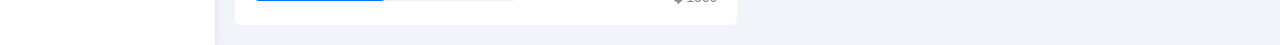
<file: projects.html>
<!DOCTYPE html>
<html lang="en">
<head>
    <meta charset="UTF-8">
    <meta http-equiv="X-UA-Compatible" content="IE=edge">
    <meta name="viewport" content="width=device-width, initial-scale=1.0">
    <!-- Font awesome library -->
<link rel="stylesheet" href="css/all.min.css">
    <!--  FrameWork -->
    <link rel="stylesheet" href="css/framework.css" />
    <!-- Main Style Sheet -->
    <link rel="stylesheet" href="css/master.css" />
        <!-- Render all Elements in browser -->
        <link rel="stylesheet" href="css/normalize.css">
    <!-- The Font In The Dashboard -->
    <link rel="preconnect" href="https://fonts.googleapis.com">
    <link rel="preconnect" href="https://fonts.gstatic.com" crossorigin>
    <link href="https://fonts.googleapis.com/css2?family=Work+Sans:wght@200;300;400;500;600;700;800&display=swap" rel="stylesheet">
    <title>Projects</title>
</head>
<body>
 <div class="page d-flex">
    <div class="sidebar bg-white p-20 p-relative">
        <h3 class="p-relative txt-c mt-0">Ali</h3>
        <ul class="list-none p-0">
            <li><a class=" d-flex align-center fs-14 c-black rad-6 p-10" href="index.html">
                <i class="fa-solid fa-chart-simple fa-fw"></i> 
                <span class="hide-mobile">Dashboard</span>
            </a></li>
            <li><a class="  d-flex align-center fs-14 c-black rad-6 p-10" href="settings.html">
                <i class="fa-solid fa-gear fa-fw"></i>
                <span class="hide-mobile">Settings</span>
            </a></li>
            <li><a class="  d-flex align-center fs-14 c-black rad-6 p-10" href="profile.html">
                <i class="fa-solid fa-user fa-fw"></i>
                <span class="hide-mobile">Profile</span>
            </a></li>
            <li><a class=" active d-flex align-center fs-14 c-black rad-6 p-10" href="projects.html">
                <i class="fa-solid fa-diagram-project fa-fw"></i>
                <span class="hide-mobile">Project</span>
            </a></li>
            <li><a class=" d-flex align-center fs-14 c-black rad-6 p-10" href="courses.html">
                <i class="fa-solid fa-book-open fa-fw"></i>
                <span class="hide-mobile">Courses</span>
            </a></li>
            <li><a class=" d-flex align-center fs-14 c-black rad-6 p-10" href="freinds.html">
                <i class="fa-solid fa-user-group fa-fw"></i>
                <span class="hide-mobile">Freinds</span>
            </a></li>
            <li><a class=" d-flex align-center fs-14 c-black rad-6 p-10" href="files.html">
                <i class="fa-solid fa-file fa-fw"></i>
                <span class="hide-mobile">Files</span>
            </a></li>
            <li><a class=" d-flex align-center fs-14 c-black rad-6 p-10" href="plans.html">
                <i class="fa-solid fa-layer-group fa-fw"></i>
                <span class="hide-mobile">Plans</span>
            </a></li>
        </ul>
    </div>
    <!-- Start Content -->
    <div class="content w-full">
      <!-- Start Head -->
      <div class="head bg-white p-15 between-flex">
        <div class="search p-relative">
            <input class="p-10" type="search" placeholder="Type A Keyword">

        </div>
        <div class="icons d-flex align-center">
        <span class=" notification  p-relative ">
            <i class="fa-solid fa-bell fa-lg"></i>
        </span>
        <img src="./Images/avatar-05.png" alt="">
        </div>
      </div>
      <!-- End Head -->
      <!-- Start Profile  -->
       <h1 class="p-relative">Projects</h1>
       <div class="projects-page d-grid m-20 gap-20">
        <div class="project bg-white rad-6 p-20 p-relative">
            <span class="date f-13 c-gray">21/3/2021</span>
            <h4 class="m-0">Elzero Dashboard</h4>
            <p class="mt-10 c-gray mb-10 fs-14">Elzero Dashboard Project Design And Programming And Hosting</p>
            <div class="team">
                <a href="#"><img src="./Images/team-1.jpeg" alt=""></a>
                <a href="#"><img src="./Images/team-2.jpeg" alt=""></a>
                <a href="#"><img src="./Images/team-3.jpeg" alt=""></a>
                <a href="#"><img src="./Images/team-4.jpeg" alt=""></a>
                <a href="#"><img src="./Images/team-5.jpeg" alt=""></a>
            </div>
            <div class="do d-flex">
                <span class="fs-13 rad-6 bg-eee btn-shape">Programming</span>
                <span class="fs-13 rad-6 bg-eee btn-shape">Design</span>
                <span class="fs-13 rad-6 bg-eee btn-shape">Hosting</span>
                <span class="fs-13 rad-6 bg-eee btn-shape">Marketing</span>
            </div>
            <div class="info between-flex">
                <div class="progress bg-eee">
                    <span style="width: 50%;" class="bg-red"></span>
                </div>
                <div class="fs-14 c-gray">
                    <i class="fa-solid fa-dollar-sign"></i>
                    2500
                </div>
            </div>
        </div>
        <div class="project bg-white rad-6 p-20 p-relative">
            <span class="date f-13 c-gray">11/01/2021</span>
            <h4 class="m-0">Template One</h4>
            <p class="mt-10 c-gray mb-10 fs-14">Elzero Template One Project Design And Programming</p>
            <div class="team">
                <a href="#"><img src="./Images/team-3.jpeg" alt=""></a>
                <a href="#"><img src="./Images/team-4.jpeg" alt=""></a>
                <a href="#"><img src="./Images/team-5.jpeg" alt=""></a>
            </div>
            <div class="do d-flex">
                <span class="fs-13 rad-6 bg-eee btn-shape">Programming</span>
                <span class="fs-13 rad-6 bg-eee btn-shape">Design</span>
            </div>
            <div class="info between-flex">
                <div class="progress bg-eee">
                    <span style="width: 50%;" class="bg-blue"></span>
                </div>
                <div class="fs-14 c-gray">
                    <i class="fa-solid fa-dollar-sign"></i>
                    500
                </div>
            </div>
        </div>
        <div class="project bg-white rad-6 p-20 p-relative">
            <span class="date f-13 c-gray">01/02/2020</span>
            <h4 class="m-0">Template Two</h4>
            <p class="mt-10 c-gray mb-10 fs-14">Elzero Template Two Project Programming And Hosting</p>
            <div class="team">
                <a href="#"><img src="./Images/team-1.jpeg" alt=""></a>
                <a href="#"><img src="./Images/team-5.jpeg" alt=""></a>
            </div>
            <div class="do d-flex">
                <span class="fs-13 rad-6 bg-eee btn-shape">Programming</span>
                <span class="fs-13 rad-6 bg-eee btn-shape">Hosting</span>
            </div>
            <div class="info between-flex">
                <div class="progress bg-eee">
                    <span style="width: 50%;" class="bg-blue"></span>
                </div>
                <div class="fs-14 c-gray">
                    <i class="fa-solid fa-dollar-sign"></i>
                    1500
                </div>
            </div>
        </div>
        <div class="project bg-white rad-6 p-20 p-relative">
            <span class="date f-13 c-gray">07/03/2021</span>
            <h4 class="m-0">Template Three</h4>
            <p class="mt-10 c-gray mb-10 fs-14">Elzero Template Three Project Design  And Hosting</p>
            <div class="team">
                <a href="#"><img src="./Images/team-1.jpeg" alt=""></a>
                <a href="#"><img src="./Images/team-2.jpeg" alt=""></a>
                <a href="#"><img src="./Images/team-3.jpeg" alt=""></a>
                <a href="#"><img src="./Images/team-4.jpeg" alt=""></a>
                <a href="#"><img src="./Images/team-5.jpeg" alt=""></a>
            </div>
            <div class="do d-flex">
                <span class="fs-13 rad-6 bg-eee btn-shape">Design</span>
                <span class="fs-13 rad-6 bg-eee btn-shape">Hosting</span>
                <span class="fs-13 rad-6 bg-eee btn-shape">Marketing</span>
            </div>
            <div class="info between-flex">
                <div class="progress bg-eee">
                    <span style="width: 50%;" class="bg-green"></span>
                </div>
                <div class="fs-14 c-gray">
                    <i class="fa-solid fa-dollar-sign"></i>
                    2000
                </div>
            </div>
        </div>
        <div class="project bg-white rad-6 p-20 p-relative">
            <span class="date f-13 c-gray">01/02/2020</span>
            <h4 class="m-0">Template Two</h4>
            <p class="mt-10 c-gray mb-10 fs-14">Elzero Template Two Project Programming And Hosting</p>
            <div class="team">
                <a href="#"><img src="./Images/team-1.jpeg" alt=""></a>
                <a href="#"><img src="./Images/team-5.jpeg" alt=""></a>
            </div>
            <div class="do d-flex">
                <span class="fs-13 rad-6 bg-eee btn-shape">Programming</span>
                <span class="fs-13 rad-6 bg-eee btn-shape">Hosting</span>
            </div>
            <div class="info between-flex">
                <div class="progress bg-eee">
                    <span style="width: 50%;" class="bg-orange"></span>
                </div>
                <div class="fs-14 c-gray">
                    <i class="fa-solid fa-dollar-sign"></i>
                    1500
                </div>
            </div>
        </div>
        <div class="project bg-white rad-6 p-20 p-relative">
            <span class="date f-13 c-gray">07/03/2021</span>
            <h4 class="m-0">Template Three</h4>
            <p class="mt-10 c-gray mb-10 fs-14">Elzero Template Three Project Design  And Hosting</p>
            <div class="team">
                <a href="#"><img src="./Images/team-1.jpeg" alt=""></a>
                <a href="#"><img src="./Images/team-2.jpeg" alt=""></a>
                <a href="#"><img src="./Images/team-3.jpeg" alt=""></a>
                <a href="#"><img src="./Images/team-4.jpeg" alt=""></a>
                <a href="#"><img src="./Images/team-5.jpeg" alt=""></a>
            </div>
            <div class="do d-flex">
                <span class="fs-13 rad-6 bg-eee btn-shape">Design</span>
                <span class="fs-13 rad-6 bg-eee btn-shape">Hosting</span>
                <span class="fs-13 rad-6 bg-eee btn-shape">Marketing</span>
            </div>
            <div class="info between-flex">
                <div class="progress bg-eee">
                    <span style="width: 50%;" class="bg-red"></span>
                </div>
                <div class="fs-14 c-gray">
                    <i class="fa-solid fa-dollar-sign"></i>
                    2000
                </div>
            </div>
        </div>
        <div class="project bg-white rad-6 p-20 p-relative">
            <span class="date f-13 c-gray">21/3/2021</span>
            <h4 class="m-0">Elzero Dashboard</h4>
            <p class="mt-10 c-gray mb-10 fs-14">Elzero Dashboard Project Design And Programming And Hosting</p>
            <div class="team">
                <a href="#"><img src="./Images/team-1.jpeg" alt=""></a>
                <a href="#"><img src="./Images/team-2.jpeg" alt=""></a>
                <a href="#"><img src="./Images/team-3.jpeg" alt=""></a>
                <a href="#"><img src="./Images/team-4.jpeg" alt=""></a>
                <a href="#"><img src="./Images/team-5.jpeg" alt=""></a>
            </div>
            <div class="do d-flex">
                <span class="fs-13 rad-6 bg-eee btn-shape">Programming</span>
                <span class="fs-13 rad-6 bg-eee btn-shape">Design</span>
                <span class="fs-13 rad-6 bg-eee btn-shape">Hosting</span>
                <span class="fs-13 rad-6 bg-eee btn-shape">Marketing</span>
            </div>
            <div class="info between-flex">
                <div class="progress bg-eee">
                    <span style="width: 50%;" class="bg-green"></span>
                </div>
                <div class="fs-14 c-gray">
                    <i class="fa-solid fa-dollar-sign"></i>
                    2500
                </div>
            </div>
        </div>
        <div class="project bg-white rad-6 p-20 p-relative">
            <span class="date f-13 c-gray">01/02/2020</span>
            <h4 class="m-0">Template Two</h4>
            <p class="mt-10 c-gray mb-10 fs-14">Elzero Template Two Project Programming And Hosting</p>
            <div class="team">
                <a href="#"><img src="./Images/team-1.jpeg" alt=""></a>
                <a href="#"><img src="./Images/team-5.jpeg" alt=""></a>
            </div>
            <div class="do d-flex">
                <span class="fs-13 rad-6 bg-eee btn-shape">Programming</span>
                <span class="fs-13 rad-6 bg-eee btn-shape">Hosting</span>
            </div>
            <div class="info between-flex">
                <div class="progress bg-eee">
                    <span style="width: 50%;" class="bg-orange"></span>
                </div>
                <div class="fs-14 c-gray">
                    <i class="fa-solid fa-dollar-sign"></i>
                    1500
                </div>
            </div>
        </div>
        <div class="project bg-white rad-6 p-20 p-relative">
            <span class="date f-13 c-gray">01/02/2020</span>
            <h4 class="m-0">Template Two</h4>
            <p class="mt-10 c-gray mb-10 fs-14">Elzero Template Two Project Programming And Hosting</p>
            <div class="team">
                <a href="#"><img src="./Images/team-1.jpeg" alt=""></a>
                <a href="#"><img src="./Images/team-5.jpeg" alt=""></a>
            </div>
            <div class="do d-flex">
                <span class="fs-13 rad-6 bg-eee btn-shape">Programming</span>
                <span class="fs-13 rad-6 bg-eee btn-shape">Hosting</span>
            </div>
            <div class="info between-flex">
                <div class="progress bg-eee">
                    <span style="width: 50%;" class="bg-blue"></span>
                </div>
                <div class="fs-14 c-gray">
                    <i class="fa-solid fa-dollar-sign"></i>
                    1500
                </div>
            </div>
        </div>
    </div>
       </div>
      <!-- End Profile  -->

    <!-- End Content -->
 </div>
</body>
</html>
</file>
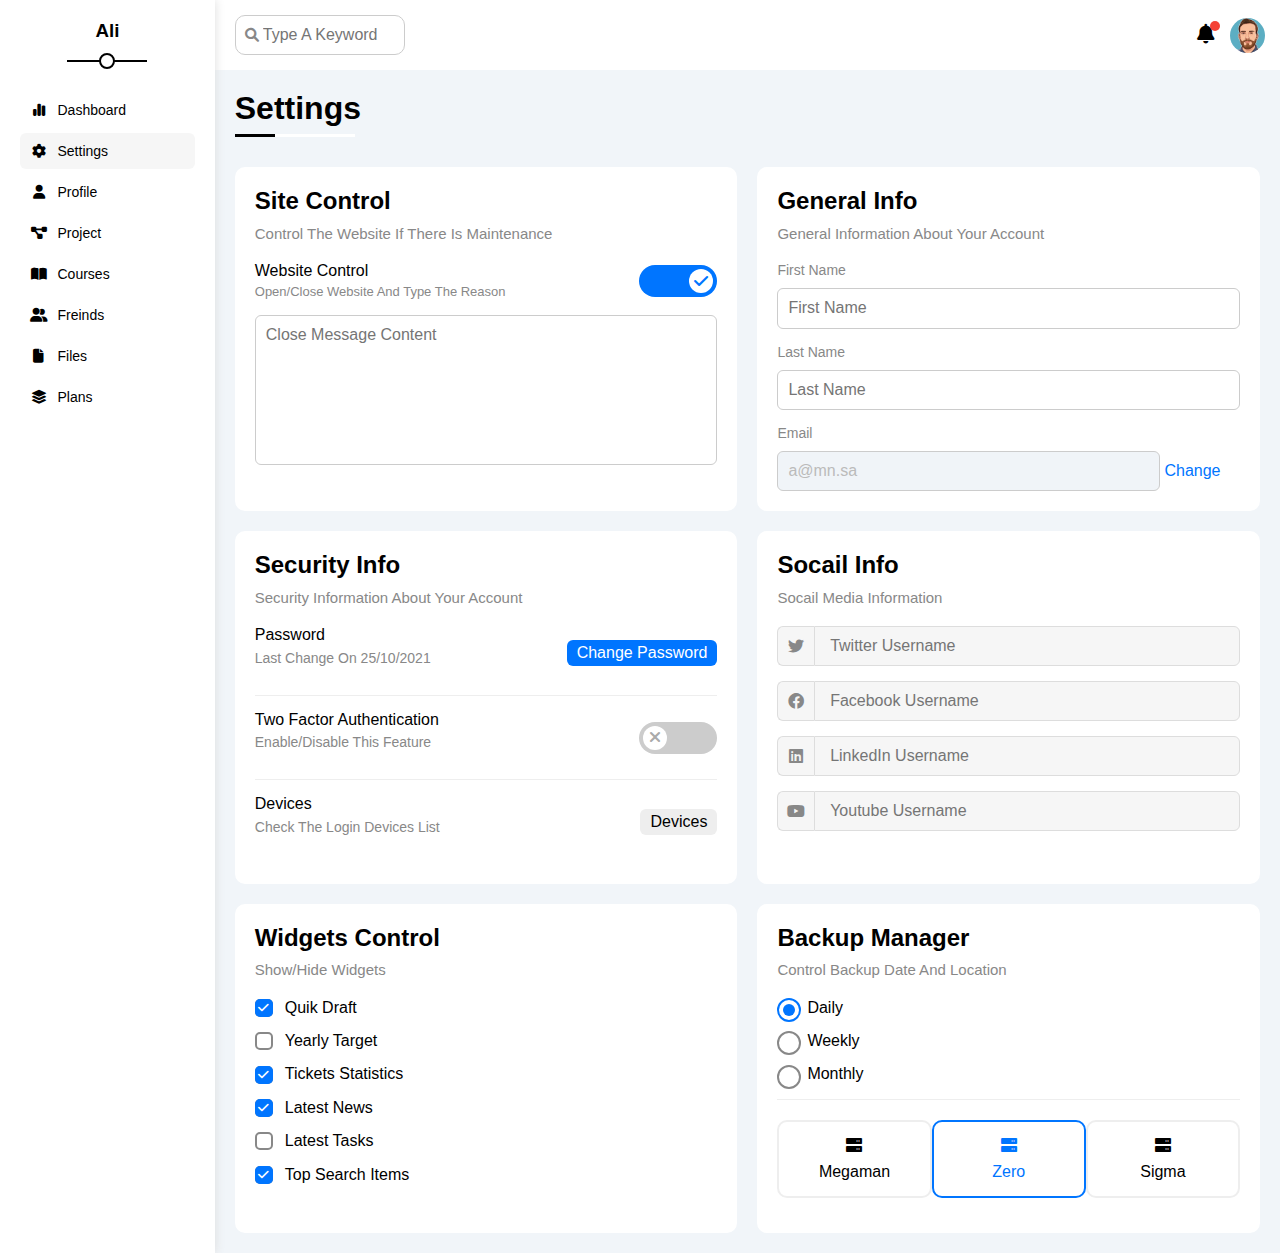
<file: settings.html>
<!DOCTYPE html>
<html lang="en">
<head>
    <meta charset="UTF-8">
    <meta http-equiv="X-UA-Compatible" content="IE=edge">
    <meta name="viewport" content="width=device-width, initial-scale=1.0">
    <!-- Font awesome library -->
<link rel="stylesheet" href="css/all.min.css">
    <!--  FrameWork -->
    <link rel="stylesheet" href="css/framework.css" />
    <!-- Main Style Sheet -->
    <link rel="stylesheet" href="css/master.css" />
        <!-- Render all Elements in browser -->
        <link rel="stylesheet" href="css/normalize.css">
    <!-- The Font In The Dashboard -->
    <link rel="preconnect" href="https://fonts.googleapis.com">
    <link rel="preconnect" href="https://fonts.gstatic.com" crossorigin>
    <link href="https://fonts.googleapis.com/css2?family=Work+Sans:wght@200;300;400;500;600;700;800&display=swap" rel="stylesheet">
    <title>Settings</title>
</head>
<body>
 <div class="page d-flex">
    <div class="sidebar bg-white p-20 p-relative">
        <h3 class="p-relative txt-c mt-0">Ali</h3>
        <ul class="list-none p-0">
            <li><a class=" d-flex align-center fs-14 c-black rad-6 p-10" href="index.html">
                <i class="fa-solid fa-chart-simple fa-fw"></i> 
                <span class="hide-mobile">Dashboard</span>
            </a></li>
            <li><a class=" active d-flex align-center fs-14 c-black rad-6 p-10" href="settings.html">
                <i class="fa-solid fa-gear fa-fw"></i>
                <span class="hide-mobile">Settings</span>
            </a></li>
            <li><a class="d-flex align-center fs-14 c-black rad-6 p-10" href="profile.html">
                <i class="fa-solid fa-user fa-fw"></i>
                <span class="hide-mobile">Profile</span>
            </a></li>
            <li><a class=" d-flex align-center fs-14 c-black rad-6 p-10" href="projects.html">
                <i class="fa-solid fa-diagram-project fa-fw"></i>
                <span class="hide-mobile">Project</span>
            </a></li>
            <li><a class=" d-flex align-center fs-14 c-black rad-6 p-10" href="courses.html">
                <i class="fa-solid fa-book-open fa-fw"></i>
                <span class="hide-mobile">Courses</span>
            </a></li>
            <li><a class=" d-flex align-center fs-14 c-black rad-6 p-10" href="freinds.html">
                <i class="fa-solid fa-user-group fa-fw"></i>
                <span class="hide-mobile">Freinds</span>
            </a></li>
            <li><a class=" d-flex align-center fs-14 c-black rad-6 p-10" href="files.html">
                <i class="fa-solid fa-file fa-fw"></i>
                <span class="hide-mobile">Files</span>
            </a></li>
            <li><a class=" d-flex align-center fs-14 c-black rad-6 p-10" href="plans.html">
                <i class="fa-solid fa-layer-group fa-fw"></i>
                <span class="hide-mobile">Plans</span>
            </a></li>
        </ul>
    </div>
    <!-- Start Content -->
    <div class="content w-full">
      <!-- Start Head -->
      <div class="head bg-white p-15 between-flex">
        <div class="search p-relative">
            <input class="p-10" type="search" placeholder="Type A Keyword">

        </div>
        <div class="icons d-flex align-center">
        <span class=" notification  p-relative ">
            <i class="fa-solid fa-bell fa-lg"></i>
        </span>
        <img src="./Images/avatar-05.png" alt="">
        </div>
      </div>
      <!-- End Head -->
      <!-- Start Settings  -->
       <h1 class="p-relative">Settings</h1>
       <div class="settings-page m-20 d-grid gap-20">
         <!-- Start Settings box  -->
         <div class="p-20 bg-white rad-10">
            <h2 class="mt-0 mb-10">Site Control</h2>
            <p class="c-gray fs-15 mt-0 mb-20 ">Control The Website If There Is Maintenance</p>
            <div class="mb-15 between-flex">
                <div>
                    <span>Website Control</span>
                    <p class="mt-5 c-gray mb-0 fs-13">Open/Close Website And Type The Reason</p>

                </div>
                <div>
                    <label>
                        <input class="toggle-checkbox" type="checkbox" checked>
                        <div class="toggle-switch"></div>
                    </label>
                </div>

            </div>
            <textarea class=" close-message b-none p-10 rad-6 w-full d-block" placeholder="Close Message Content"></textarea>
         </div>
         <!-- End Settings box  -->

         <!-- Start Settings box  -->
         <div class="p-20 bg-white rad-10">
            <h2 class="mt-0 mb-10">General Info</h2>
            <p class="c-gray fs-15 mt-0 mb-20 ">General Information About Your Account</p>
            <div class="mb-15">
                <label class="fs-14 c-gray d-block mb-10" for="first">First Name</label>
                <input class=" b-ccc b-none p-10 rad-6 d-block w-full" type="text" name="" id="first" placeholder="First Name">

            </div>
            <div class="mb-15">
                <label class="fs-14 c-gray d-block mb-10" for="last">Last Name</label>
                <input class=" b-ccc b-none p-10 rad-6 d-block w-full" type="text" name="" id="last" placeholder="Last Name">

            </div>
            <div>
                <label class="fs-14 c-gray d-block mb-10" for="email">Email </label>
                <input class=" b-ccc b-none p-10 rad-6 d-block w-full email" 
                type="email" disabled name="" id="email" 
                value="a@mn.sa">
                <a class="c-blue" href="#">Change</a>
            </div>
            
         </div>
          <!-- End Settings box  -->


         <!-- Start Settings box  -->
         <div class="p-20 bg-white rad-10">
            <h2 class="mt-0 mb-10">Security Info</h2>
            <p class="c-gray fs-15 mt-0 mb-20 ">Security Information About Your Account</p>
            <div class="security-box mb-15 between-flex">
                <div>
                    <span>Password</span>
                    <p class="c-gray fs-14 mt-5">Last Change On 25/10/2021</p>
                </div>
                <a class=" button bg-blue c-white txt-c-mobile btn-shape" href="#">Change Password</a>
            </div>
            <div class="security-box mb-15 between-flex">
                <div>
                    <span>Two Factor Authentication</span>
                    <p class="c-gray fs-14 mt-5">Enable/Disable This Feature</p>
                </div>
                <label>
                    <input class="toggle-checkbox" type="checkbox">
                    <div class="toggle-switch"></div>
                </label>
            </div>
            <div class="security-box  between-flex">
                <div>
                    <span>Devices</span>
                    <p class="c-gray fs-14 mt-5">Check The Login Devices List</p>
                </div>
                <a class="  bg-eee c-black btn-shape" href="#">Devices</a>
            </div>
         </div>

          <!-- End Settings box  -->
              <!-- Start Settings box  -->
         <div class=" social-boxes p-20 bg-white rad-10">
            <h2 class="mt-0 mb-10">Socail Info</h2>
            <p class="c-gray fs-15 mt-0 mb-20 ">Socail Media Information</p>
            <div class="d-flex align-center mb-15">
                <i class="fa-brands fa-twitter c-gray center-flex twitter"></i>
                <input class="w-full" type="text" placeholder="Twitter Username">
            </div>
            <div class="d-flex align-center mb-15">
                <i class="fa-brands fa-facebook c-gray center-flex facebook"></i>
                <input class="w-full" type="text" placeholder="Facebook Username">
            </div>
            <div class="d-flex align-center mb-15">
                <i class="fa-brands fa-linkedin c-gray center-flex linkedin"></i>
                <input class="w-full" type="text" placeholder="LinkedIn Username">
            </div>
            <div class="d-flex align-center mb-15">
                <i class="fa-brands fa-youtube c-gray center-flex youtube"></i>
                <input class="w-full" type="text" placeholder="Youtube Username">
            </div>
            
         </div>
          <!-- End Settings box  -->

         <!-- Start Settings box  -->
         <div class=" widgets-control p-20 bg-white rad-10">
            <h2 class="mt-0 mb-10">Widgets Control</h2>
            <p class="c-gray fs-15 mt-0 mb-20 ">Show/Hide Widgets</p>
            <div class="control d-flex align-center mb-15">
                <input type="checkbox" name="" id="one" checked>
                <label for="one">Quik Draft</label>
            </div>
            <div class="control d-flex align-center mb-15">
                <input type="checkbox" name="" id="two">
                <label for="two">Yearly Target</label>
            </div>
            <div class="control d-flex align-center mb-15">
                <input type="checkbox" name="" id="three" checked>
                <label for="three">Tickets Statistics</label>
            </div>
            <div class="control d-flex align-center mb-15">
                <input type="checkbox" name="" id="four" checked>
                <label for="four">Latest News</label>
            </div>
            <div class="control d-flex align-center mb-15">
                <input type="checkbox" name="" id="five">
                <label for="five">Latest Tasks</label>
            </div>
            <div class="control d-flex align-center mb-15">
                <input type="checkbox" name="" id="six" checked>
                <label for="six">Top Search Items</label>
            </div>
            
         </div>
          <!-- End Settings box  -->

            <!-- Start Settings box  -->
         <div class=" backup-control p-20 bg-white rad-10">
            <h2 class="mt-0 mb-10">Backup Manager</h2>
            <p class="c-gray fs-15 mt-0 mb-20 ">Control Backup Date And Location</p>
            <div class="date d-flex align-center mb-15">
                <input type="radio" name="time" id="daily" checked>
                <label for="daily">Daily</label>
            </div>
            <div class="date d-flex align-center mb-15">
                <input type="radio" name="time" id="weekly" >
                <label for="weekly">Weekly</label>
            </div>
            <div class="date d-flex align-center mb-15">
                <input type="radio" name="time" id="monthly" >
                <label for="monthly">Monthly</label>
            </div>
            <div class="servers d-flex align-center txt-c">

                <input type="radio" name="servers" id="server-one">
                <div class="server mb-15 rad-10 w-full">
                    <label class="d-block m-15" for="server-one">
                        <i class="fa-solid fa-server d-block mb-10"></i>
                        Megaman
                    </label>
                </div>
                
                <input type="radio" name="servers" id="server-two"  checked>
                <div class="server mb-15 rad-10 w-full">
                    <label class="d-block m-15" for="server-two">
                        <i class="fa-solid fa-server d-block mb-10"></i>
                        Zero
                    </label>
                </div>
                
                <input type="radio" name="servers" id="server-three">
                <div class="server mb-15 rad-10 w-full">
                    <label class="d-block m-15" for="server-three">
                        <i class="fa-solid fa-server d-block mb-10"></i>
                        Sigma
                    </label>
                </div>

            </div>
            
         </div>
          <!-- End Settings box  -->


       </div>
       
      <!-- End Settings  -->


    </div>
    <!-- End Content -->
 </div>
</body>
</html>
</file>
<file: css/framework.css>
/* Main colors */
:root{
    --blue-color:#0075ff;
    --blue-color-alt:#0d69d5;
    --orange-color:#f59e0b;
    --green-color:#22c55e;
    --red-color:#f44336;
    --gray-color: #888;
    }
/* Main colors */




/* Start Box */
.d-flex{
    display: flex;
}
.align-center{
    align-items: center;
}
.spacebetween
{
    justify-content: space-between;
}
.f-wrap{
    flex-wrap: wrap;
}
.d-grid {
    display: grid;
}
.gap-20 {
    gap: 20px;
}
.d-block {
    display: block;
}
/* End Box */

/* Start Components */
.between-flex{
    display: flex;
    align-items: center;
    justify-content: space-between;
}
.center-flex {
    display: flex;
    align-items: center;
    justify-content: center;
}
.btn-shape {
    padding: 4px 10px;
    border-radius: 6px;
    -webkit-border-radius: 6px;
    -moz-border-radius: 6px;
    -ms-border-radius: 6px;
    -o-border-radius: 6px;
}

/* End Components */




/*   Most Used Styles */
/* Full Width */
.w-full{
    width: 100%;
}
.w-fit {
    width: fit-content;
}
.w-100 {
    width: 100px;
}
/* Full Width */
/* Full Heigth */
.h-full {
    height: 100%;
}
.h-100 {
    height: 100px;
}
/* Full Heigth */


/* Background-Color */
.bg-white
{
    background-color: white;
}
.bg-eee {
    background-color: #eee;
}
.bg-blue {
    background-color: var(--blue-color);
}
.bg-green {
    background-color: var(--green-color);
}
.bg-orange {
    background-color: var(--orange-color);
}
.bg-red {
    background-color: var(--red-color);
}
/* Background-Color */

/* Padding */
.p-0{
    padding: 0;
}
.p-10{
    padding: 10px;
}
.p-15{
    padding: 15px;
}
.p-20{
    padding: 20px;
}
.pt-10 {
    padding-top: 10px;
}
.pt-15 {
    padding-top: 15px;
}
.pt-20 {
    padding-top: 20px;
}
.pb-10{
    padding-bottom: 10px;
}
.pb-15{
    padding-bottom: 15px;
}
.pb-20{
    padding-bottom: 20px;
}
.pl-15 {
    padding-left: 15px;
}
/* Padding */

/* Position */
.p-relative{
    position: relative;
}
.p-absolute {
    position: absolute;
}
/* Position */

/* Text Align */
.txt-c{
    text-align: center;
}
/* Text Align */

/* Margin */
.m-0 {
    margin: 0;
}
.m-10 {
    margin: 10px;
}
.m-15 {
    margin: 15px;
}
.m-20 {
    margin: 20px;
}
.mt-0{
    margin-top: 0;
}
.mt-5 {
    margin-top: 5px;
}
.mt-10 {
    margin-top: 10px;
}
.mt-15 {
    margin-top: 15px;
}
.mt-20 {
margin-top: 20px;
}
.mt-25 {
    margin-top: 25px;
 }
.mr-10{
    margin-right: 10px;
}
.mr-15{
    margin-right: 15px;
}
.mb-0{
    margin-bottom: 0px;
}
.mb-5{
    margin-bottom: 5px;
}
.mb-10 {
    margin-bottom: 10px;
}
.mb-15 {
    margin-bottom: 15px;
}
.mb-20 {
    margin-bottom: 20px;
}

/* Margin */

/* Ul List */
.list-none{
    list-style-type: none;
}
/* Ul List */

/* Border Radius */
.rad-6{
    border-radius: 6px;
    -webkit-border-radius: 6px;
    -moz-border-radius: 6px;
    -ms-border-radius: 6px;
    -o-border-radius: 6px;
}
.rad-10{
    border-radius: 10px;
    -webkit-border-radius: 10px;
    -moz-border-radius: 10px;
    -ms-border-radius: 10px;
    -o-border-radius: 10px;
}
.rad-50 {
    border-radius: 50%;
    -webkit-border-radius: 50%;
    -moz-border-radius: 50%;
    -ms-border-radius: 50%;
    -o-border-radius: 50%;
}
/* Border Radius */
/* Border  */
.b-none {
    border: none;
}
.border-eee {
    border: 1px solid #eee;
}
.b-b {
    border-bottom: 1px solid #eee;
}
.b-ccc {
    border: 1px solid #ccc;
}
/* Border  */


/* Font Size */
.fs-13{
    font-size: 13px;
}
.fs-14{
    font-size: 14px;
}
.fs-15 {
    font-size: 15px;
}
.fs-25 {
    font-size: 25px;
}
/* Font Size */
/* Font Weight */
.fw-bold {
    font-weight: bold;
}
/* Font Weight */


/* Color */
.c-black {
    color: black;
}
.c-gray {
    color: var(--gray-color);
}
.c-white {
    color: white;
}
.c-blue {
    color: var(--blue-color);
}
.c-orange{
    color: var(--orange-color);
}
.c-green{
    color: var(--green-color);
}
.c-red{
    color: var(--red-color);
}
/* Color */

/* Styles in Mobile  */
@media (max-width: 767px) {
    .hide-mobile{
        display: none;
    }
    .block-mobile{
        display: block;
    }
    .txt-c-mobile {
        text-align: center;
    }
    .fs-13-mobile {
        font-size: 13px;
    }
    
}
/* Styles in Mobile  */
</file>
<file: css/master.css>
:root{
--blue-color:#0075ff;
--blue-color-alt:#0d69d5;
--orange-color:#f59e0b;
--green-color:#22c55e;
--red-color:#f44336;
--gray-color: #888;
}
* {
    box-sizing: border-box;
}
*:focus{
    outline: none;
}
body {
 margin: 0;
 font-family: "Open Sans", sans-serif;
 background-color: #f1f5f9;
}
a{
    text-decoration: none;
}
::-webkit-scrollbar{
    width: 15px;
    
}
::-webkit-scrollbar-track{
    background-color: white;
}
::-webkit-scrollbar-thumb {
    background-color: var(--blue-color);
}
::-webkit-scrollbar-thumb:hover {
    background-color: var(--blue-color-alt);
}
.page{
    min-height: 100vh;
   }
/* Start SideBar */
.sidebar{
  width: 250px;
  box-shadow: 0 0 10px #ddd;
}
.sidebar > h3{
  margin-bottom: 50px;
}
.sidebar > h3::before{
    content: "";
    position: absolute;
    width: 80px;
    height: 2px;
    background-color: black;
    bottom: -20px;
    left: 50%;
    transform: translateX(-50%);
}
.sidebar > h3::after{
    content: "";
    width: 12px;
    height: 12px;
    background-color: white;
    position: absolute;
    bottom: -27px;
    left: 50%;
    border: 2px solid black;
    border-radius: 50%;
    transform: translateX(-50%);
  
}
.sidebar ul li a{
    margin-bottom: 5px;
    transition: 0.3;
    -webkit-transition: 0.3;
    -moz-transition: 0.3;
    -ms-transition: 0.3;
    -o-transition: 0.3;
}
.sidebar ul li a:hover , 
.sidebar ul li a.active{
    background-color: #f6f6f6;
}
.sidebar ul li a span{
 font-size: 14px;
 margin-left: 10px;
}
@media (max-width:767px) {
    .sidebar{
        width: 58px;
        padding: 10px;
    }
    .sidebar >h3 {
        font-size: 13px;
        margin-bottom: 15px;
    }
    .sidebar >h3::before,
    .sidebar >h3::after
    {
   display: none;
    }
}

/* End SideBar */
/* Start Content  */
.content {
  overflow: hidden;
}
.head .search::before {
    font-family: "Font Awesome 6 Free";
    content: "\f002";
    font-weight: 900;
    position: absolute;
    left: 15px;
    top: 50%;
    transform: translateY(-50%);
    font-size: 14px;
    color: var(--gray-color);

}
.head .search input {
 border: 1px solid #ccc;
 border-radius: 10px;
 -webkit-border-radius: 10px;
 -moz-border-radius: 10px;
 -ms-border-radius: 10px;
 -o-border-radius: 10px;
 margin-left: 5px;
 padding-left: 27px;
 width: 170px;
 transition: width 0.3s;
 -webkit-transition: width 0.3s;
 -moz-transition: width 0.3s;
 -ms-transition: width 0.3s;
 -o-transition: width 0.3s;
}
.head .search input:focus {
  width: 200px;
}

.head .search input:focus::placeholder {
  opacity: 0;
}

.head .icons .notification::before{
    content: "";
    position: absolute;
    width: 10px;
    height: 10px;
    background-color: var(--red-color);
    border-radius: 50%;
    right: -5px;
    top: -5px;
} 
.head .icons img {
    width: 35px;
    height: 35px;
    border-radius: 50%;
    -webkit-border-radius: 50%;
    -moz-border-radius: 50%;
    -ms-border-radius: 50%;
    -o-border-radius: 50%;
    margin-left: 15px;
}
.page h1{
    margin: 20px 20px 40px;
}
.page h1::before,
.page h1::after {
    content: "";
    height: 3px;
    position: absolute;
    bottom: -10px;
    left: 0px;
}
.page h1::before {
    background-color: white;
    width: 120px;
}
.page h1::after {
    background-color: black;
    width: 40px;
}


.wrapper {
    grid-template-columns: repeat(auto-fill,minmax(450px , 1fr));
    margin-left: 20px;
    margin-right: 20px;
    margin-bottom: 20px;
}
@media (max-width : 762px) {
    .wrapper {
        grid-template-columns: minmax(200px , 1fr);
        margin-left: 10px;
        margin-right: 10px;
        gap: 10px;
    }
}


/* End Content  */
/* Start Welcome */
.welcome {
    overflow: hidden;
}
.wrapper  .welcome-img {
    width: 200px;
    margin-bottom: -10px;
}
.welcome .avatar {
    width: 64px;
    height: 64px;
    border: 2px solid white;
    border-radius: 50%;
    padding: 2px;
    margin-left: 20px;
    margin-top: -32px;
    box-shadow: 0 0 5px #ddd;
}
.welcome .body {
    border-top: 1px solid #eee;
 border-bottom: 1px solid #eee;
}
.welcome .body > div {
 flex: 1;
}
.welcome .visit {
  margin: 0 15px 15px auto;
  transition: 0.3;
  -webkit-transition: 0.3;
  -moz-transition: 0.3;
  -ms-transition: 0.3;
  -o-transition: 0.3;
}
.welcome .visit:hover {
    background-color: var(--blue-color-alt);
}
@media (max-width: 767px) {
    .welcome .intro {
        padding-bottom: 30px;
    }
  .welcome .avatar {
    margin-left: 0;
  }
  .welcome .body > div:not(:last-child) {
    margin-bottom: 20px;
  }
}

/* End Welcome */
/* Start Quick Draft Widget */
.quick-draft textarea{
    resize: none;
    min-height: 180px;
}
.quick-draft .save {
    margin-left: auto;
    cursor: pointer;
    transition: 0.3;
    -webkit-transition: 0.3;
    -moz-transition: 0.3;
    -ms-transition: 0.3;
    -o-transition: 0.3;
}


.quick-draft .save:hover {
    background-color: var(--blue-color-alt);
}


/* End Quick Draft Widget */
/* Start Targets */
.targets .targets-row .icon {
  width: 80px;
  height: 80px;
  margin-right: 15px;
}
.targets .details {
    flex: 1;

}
.targets .details .progress {
    height: 4px;

}
.targets .details .progress > span {
    position: absolute;
    left: 0;
    top: 0;
    height: 100%;

}
.targets .details .progress > span span {
    position: absolute;
    bottom: 16px;
    right: -16px;
    color: white;
    font-size: 13px;
    padding: 2px 5px;
    border-radius: 6px;
    -webkit-border-radius: 6px;
    -moz-border-radius: 6px;
    -ms-border-radius: 6px;
    -o-border-radius: 6px;
}
.targets .details .progress > span span::after {
    content: "";
    border-color: transparent;
    border-width: 5px;
    border-style: solid;
    border-top-color: var(--blue-color);
    position: absolute;
    bottom: -10px;
    left: 50%;
    transform: translateX(-50%);
    -webkit-transform: translateX(-50%);
    -moz-transform: translateX(-50%);
    -ms-transform: translateX(-50%);
    -o-transform: translateX(-50%);
}
.blue .icon , 
.blue .progress {
    background-color: rgb(0 117 255 / 20%);
}
/* End Targets */
/* Start Ticekts */
.tickets .box {
   border: 1px solid #ccc;
   width: calc(50% - 10px);
}
@media (max-width: 767px) {
    .tickets .box {
        width: 100%;

    }
    
}

/* End Ticekts */
/* Start Latest News */
.latest-news .news-row:not(:last-of-type)  {
margin-bottom: 20px;
padding-bottom: 20px;
border-bottom: 1px solid #eee;
}
.latest-news .news-row img {
    width: 100px;
    border-radius: 6px;
    -webkit-border-radius: 6px;
    -moz-border-radius: 6px;
    -ms-border-radius: 6px;
    -o-border-radius: 6px;
    margin-right: 15px;
}
.latest-news .info {
    flex-grow: 1;
}
.latest-news .info h3 {
    margin: 0 0 6px;
    font-size: 16px;
}
@media (max-width:767px) {
    .latest-news .news-row {
        display: block;
    }
    .latest-news .news-row .label {
        margin: 10px auto;
        width: fit-content;
    }
}
/* End Latest News */
/* Start Tasks */
.tasks .task-row:not(:last-of-type)
{
    margin-bottom: 15px;
    padding-bottom: 15px;
    border-bottom: 1px solid #eee;
}
.tasks .info {
    flex-grow: 1;
}
.tasks .done {
    opacity: 0.3;
}
.tasks .done h3,
.tasks .done p {
    text-decoration: line-through;
}

.tasks .delete {
    cursor: pointer;
    transition: 0.3;
    -webkit-transition: 0.3;
    -moz-transition: 0.3;
    -ms-transition: 0.3;
    -o-transition: 0.3;
}
.tasks .delete:hover {
    color: var(--red-color);
}

/* End Tasks */
/* Start Latest */
.latest-upload ul li:not(:last-child)
{
    border-bottom: 1px solid #eee;
}
.latest-upload ul li img {
    width: 40px;
    height: 40px;
}
/* End Latest */
/* Start last-project */
.last-project ul li::before {
    content: "";
    width: 20px;
    height: 20px;
    display: block;
    background-color: white;
    border-radius: 50%;
    border: 2px solid white;
    outline: 2px solid var(--blue-color);
    margin-right: 15px;
    z-index: 1;


}
.last-project ul li.done::before {
    background-color: var(--blue-color);

}
.last-project ul li.current::before {
    animation: change-color 0.8s infinite alternate ;
    -webkit-animation: change-color 0.8s infinite alternate ;
}
.last-project .launch-icon {
    position: absolute;
    width: 160px;
    right: 0;
    bottom: 0;
    opacity: 0.3;

}

/* End last-project */
/* Start Reminders */
.reminder ul li .key {
    width: 15px;
    height: 15px;

}
.reminder ul li > .blue {
    border-left: 2px solid var(--blue-color);
}
.reminder ul li > .green {
    border-left: 2px solid var(--green-color);
}
.reminder ul li > .orange {
    border-left: 2px solid var(--orange-color);
}
.reminder ul li > .red {
    border-left: 2px solid var(--red-color);
}

/* End Reminders */
/* Start Latest Post */
.latest-post .avatar{
    width: 48px;
    height: 48px;
}
.latest-post .post-content {
    text-transform: capitalize;
    line-height: 1.8;
    border-top: 1px solid #eee;
    border-bottom: 1px solid #eee;
    min-height: 140px;
}
/* End Latest Post */
/* Start Social Media */
.social .box  {
padding-left: 70px;
}
.social .box  i {
    position: absolute;
    left: 0;
    top: 0;
    width: 52px;
    transition: 0.3s;
    -webkit-transition: 0.3s;
    -moz-transition: 0.3s;
    -ms-transition: 0.3s;
    -o-transition: 0.3s;
}
.social .box i:hover {
  transform: rotate(5deg);
  -webkit-transform: rotate(5deg);
  -moz-transform: rotate(5deg);
  -ms-transform: rotate(5deg);
  -o-transform: rotate(5deg);
}
.social  .twitter {
    background-color: rgb(29 161 242 / 20%);
    color: #1da1f2;
}
.social  .twitter i ,
.social  .twitter a {
    background-color: #1da1f2;
}
.social .facebook {
 background-color: rgb(24 119 242 / 20%);
 color: #1877f2;
}
.social  .facebook i ,
.social  .facebook a {
    background-color: #1877f2;
}
.social .youtube {
    background-color: rgb(255 0 0 / 20%);
    color: #ff0000;
}
.social  .youtube i ,
.social  .youtube a {
    background-color: #ff0000;
}

.social .linkedin {
    background-color: rgb(0 119 181 / 20%);
    color: #0077b5;
}
.social  .linkedin  i ,
.social  .linkedin  a {
    background-color: #0077b5;
}

/* End Social Media */
/* Start Projects Table */
.projects .responsive-table {
    overflow-x: auto;
}
.projects table {
    min-width: 1000px;
    border-spacing: 0;
}
.projects  thead td {
    background-color: #eee;
    font-weight: bold;
}
.projects table td {
    padding: 15px;
}
.projects tbody td {
    border-bottom: 1px solid #eee;
    border-left: 1px solid #eee;
    transition: 0.3s;
    -webkit-transition: 0.3s;
    -moz-transition: 0.3s;
    -ms-transition: 0.3s;
    -o-transition: 0.3s;
}
.projects tbody .label {
    font-size: 13px;
}
.projects tbody tr td:last-child {
    border-right: 1px solid #eee;
}
.projects tbody tr:hover td {
    background-color: #faf7f7;
}
.projects table img {
    width: 32px;
    height: 32px;
    padding: 2px;
    background-color: white;
    border-radius: 50%;
    -webkit-border-radius: 50%;
    -moz-border-radius: 50%;
    -ms-border-radius: 50%;
    -o-border-radius: 50%;
}
.projects table img:not(:first-child) {
    margin-left: -20px;
} 
/* End Projects Table */
/* Start Settings */
.settings-page {
    grid-template-columns: repeat(auto-fill,minmax(500px,1fr));
    
}
@media (max-width: 767px) {
    .settings-page  {
    grid-template-columns: repeat(auto-fill,minmax(200px , 1fr));
    margin-left: 10px;
    margin-right: 10px;
    gap: 10px;

    }

    
}
.settings-page  .close-message {
    border: 1px solid #ccc;
    resize: none;
    min-height: 150px;

}
.settings-page .email {
    display: inline-flex;
    width: calc(100% - 80px);
}
.settings-page .security-box {
    padding-bottom: 15px;


}
.settings-page .security-box .button {
    transition: 0.3;
    -webkit-transition: 0.3;
    -moz-transition: 0.3;
    -ms-transition: 0.3;
    -o-transition: 0.3;
}
.settings-page .security-box .button:hover {
    background-color: var(--blue-color-alt);
}
.settings-page .security-box:not(:last-of-type) {
    border-bottom: 1px solid #eee;
    

}
.settings-page .social-boxes i {
    width: 40px;
    height: 40px;
    background-color: #f6f6f6;
    border: 1px solid #ddd;
    border-right: none;
    border-radius: 6px 0 0 6px;
    -webkit-border-radius: 6px 0 0 6px;
    -moz-border-radius: 6px 0 0 6px;
    -ms-border-radius: 6px 0 0 6px;
    -o-border-radius: 6px 0 0 6px;
    transition: 0.3s;
    -webkit-transition: 0.3s;
    -moz-transition: 0.3s;
    -ms-transition: 0.3s;
    -o-transition: 0.3s;
}
.settings-page .social-boxes input {
    height: 40px;
    background-color: #f6f6f6;
    border: 1px solid #ddd;
    padding-left: 15px;
    border-radius: 0 6px 6px 0;
    -webkit-border-radius: 0 6px 6px 0;
    -moz-border-radius: 0 6px 6px 0;
    -ms-border-radius: 0 6px 6px 0;
    -o-border-radius: 0 6px 6px 0;
}
.settings-page .social-boxes > div:focus-within .twitter {
    color: #1da1f2;
    
}
.settings-page .social-boxes > div:focus-within .facebook {
    color: #1877f2;
    
}
.settings-page .social-boxes > div:focus-within .youtube {
    color: #ff0000;
    
}
.settings-page .social-boxes > div:focus-within .linkedin {
    color: #0077b5;
    
}
.widgets-control .control input[type="checkbox"] {
    -webkit-appearance: none;
    appearance: none;

}
.widgets-control .control label{
    padding-left: 30px;
    cursor: pointer;
    position: relative;

}
.widgets-control .control label::before{
    content: "";
    width: 14px;
    height: 14px;
    position: absolute;
    top: 50%;
    left: 0;
    border: 2px solid var(--gray-color);
    margin-top: -9px;
    border-radius: 5px;
    -webkit-border-radius: 5px;
    -moz-border-radius: 5px;
    -ms-border-radius: 5px;
    -o-border-radius: 5px;
}
.widgets-control .control label:hover::before {
    border-color: var(--blue-color-alt);
}
.widgets-control .control label::after{
    font-family: "Font Awesome 6 Free";
    content: "\f00c";
    font-weight: 900;
    position: absolute;
    left: 0;
    top: 50%;
    margin-top: -9px;
    background-color: var(--blue-color);
    color: white;
    font-size: 12px;
    width: 18px;
    height: 18px;
    display: flex;
    justify-content: center;
    align-items: center;
    transform: scale(0) rotate(360deg);
    -webkit-transform: scale(0) rotate(360deg);
    -moz-transform: scale(0) rotate(360deg);
    -ms-transform: scale(0) rotate(360deg);
    -o-transform: scale(0) rotate(360deg);
    transition: 0.3s;
    -webkit-transition: 0.3s;
    -moz-transition: 0.3s;
    -ms-transition: 0.3s;
    -o-transition: 0.3s;
    border-radius: 5px;
    -webkit-border-radius: 5px;
    -moz-border-radius: 5px;
    -ms-border-radius: 5px;
    -o-border-radius: 5px;
}
.widgets-control .control input[type="checkbox"]:checked + label::after {
    transform: scale(1);
    -webkit-transform: scale(1);
    -moz-transform: scale(1);
    -ms-transform: scale(1);
    -o-transform: scale(1);
}
.backup-control input[type="radio"] {
    -webkit-appearance: none;
    appearance: none;
}
.backup-control .date label {
    padding-left: 30px;
    cursor: pointer;
    position: relative;

}
.backup-control .date label::before {
    content: "";
    position: absolute;
    top: 50%;
    left: 0;
    margin-top: -10px;
    width: 20px;
    height: 20px;
    border: 2px solid var(--gray-color);
    border-radius: 50%;
    -webkit-border-radius: 50%;
    -moz-border-radius: 50%;
    -ms-border-radius: 50%;
    -o-border-radius: 50%;
}
.backup-control .date label::after {
    content: "";
    position: absolute;
    top: 5px;
    left: 6px;
    width: 12px;
    height: 12px;
    background-color: var(--blue-color);
    border-radius: 50%;
    -webkit-border-radius: 50%;
    -moz-border-radius: 50%;
    -ms-border-radius: 50%;
    -o-border-radius: 50%;
    transform:scale(0);
    -webkit-transform:scale(0);
    -moz-transform:scale(0);
    -ms-transform:scale(0);
    -o-transform:scale(0);
    transition: 0.3s;
    -webkit-transition: 0.3s;
    -moz-transition: 0.3s;
    -ms-transition: 0.3s;
    -o-transition: 0.3s;
}
.backup-control .date input[type="radio"]:checked + label::before{
    border-color: var(--blue-color);

}
.backup-control .date input[type="radio"]:checked + label::after{
    transform: scale(1);
    -webkit-transform: scale(1);
    -moz-transform: scale(1);
    -ms-transform: scale(1);
    -o-transform: scale(1);
}
 .backup-control .servers {
    padding-top: 20px;
    border-top: 1px solid #eee;

 }
 @media (max-width:767px) {
    .backup-control .servers {
    flex-wrap: wrap;
    }
    
 }
 .backup-control .servers .server {

    border: 2px solid #eee;
    
 }
 .backup-control .servers .server label {
    cursor: pointer;
    
 }
 .backup-control .servers input[type="radio"]:checked + .server {
    border-color: var(--blue-color);
    color: var(--blue-color);

 }
.toggle-checkbox {
    -webkit-appearance: none;
    appearance: none;
    display: none;
}
.toggle-switch {
    background-color: #ccc;
    width: 78px;
    height: 32px;
    border-radius: 16px;
    cursor: pointer;
    position: relative;
    transition: 0.3s;
    -webkit-transition: 0.3s;
    -moz-transition: 0.3s;
    -ms-transition: 0.3s;
    -o-transition: 0.3s;

}
.toggle-switch::before {
    content: "\f00d";
    font-family: "Font Awesome 6 Free";
    font-weight: 900;
    color: #aaa;
    background-color: white;
    width: 24px;
    height: 24px;
    position: absolute;
    top: 4px;
    left: 4px;
    display: flex;
    justify-content: center;
    align-items: center;
    border-radius: 50%;
    -webkit-border-radius: 50%;
    -moz-border-radius: 50%;
    -ms-border-radius: 50%;
    -o-border-radius: 50%;
    transition: 0.3s;
    -webkit-transition: 0.3s;
    -moz-transition: 0.3s;
    -ms-transition: 0.3s;
    -o-transition: 0.3s;
}
.toggle-checkbox:checked + .toggle-switch {
    background-color: var(--blue-color);

}
.toggle-checkbox:checked + .toggle-switch::before {
    left: 50px;
    content: "\f00c";
    color: var(--blue-color);

    
}
.settings-page :disabled {
    cursor: no-drop;
    background-color: #f0f4f8;
    color: #bbb;
}
/* End Settings */

/* Start Profile Page */
@media (max-width:767px) {
    .profile-page .overview{
        flex-direction: column;
        }
}
.profile-page .avatar-box {
width: 300px;
}
@media (min-width:768px) {
    .profile-page .avatar-box {
        border-right: 1px solid #eee;
        }
}
.profile-page .avatar-box > img {
    width: 120px;
    height: 120px;
    
}
.profile-page .avatar-box .level {
    height: 6px;
    overflow: hidden;
    margin: auto;
    width: 70%;
}
.profile-page .avatar-box .level span {
    position: absolute;
    left: 0;
    top: 0;
    height: 100%;
    background-color: var(--blue-color);
    border-radius: 6px;
    -webkit-border-radius: 6px;
    -moz-border-radius: 6px;
    -ms-border-radius: 6px;
    -o-border-radius: 6px;
}
.profile-page .info-box .box {
    flex-wrap: wrap;
    border-bottom: 1px solid #eee;
    transition: 0.3s;
    -webkit-transition: 0.3s;
    -moz-transition: 0.3s;
    -ms-transition: 0.3s;
    -o-transition: 0.3s;
}
.profile-page .info-box .box:hover {
    background-color: #f9f9f9;
}
.profile-page .info-box .box > div {
    min-width: 250px;
    padding: 10px 0 0 ;
}
.profile-page .info-box h4 {
    font-weight: normal;
}
.profile-page .info-box .toggle-switch {
    height: 25px;
}
.profile-page .info-box .toggle-switch::before {
    width: 18px;
    height: 18px;
}
.profile-page .info-box .toggle-checkbox:checked + .toggle-switch::before
{
    left: 55px;
}
@media (max-width:767px) {
    .profile-page .other-data{
        flex-direction: column;
    }
}
.profile-page .skills-card {
flex-grow: 1;
}
.profile-page .skills-card  ul li{
padding: 15px 0;
}
.profile-page .skills-card  ul li:not(:last-child){
    border-bottom: 1px solid #eee;
}
.profile-page .skills-card  ul li span {
    display: inline-flex;
    padding: 4px 10px;
    background-color: #eee;
    font-size: 14px;
    border-radius: 6px;
    -webkit-border-radius: 6px;
    -moz-border-radius: 6px;
    -ms-border-radius: 6px;
    -o-border-radius: 6px;
}
.profile-page .skills-card  ul li span:not(:last-child)
{
    margin-right: 5px;
}
.profile-page .activities-card {
    flex-grow: 2;
}
.profile-page .activity:not(:last-of-type) {
     border-bottom: 1px solid #eee;
     padding-bottom: 20px;
     margin-bottom: 20px;
}
.profile-page .activity img {
    width: 64px;
    height: 64px;
    margin-right: 10px;
    border-radius: 50%;
    -webkit-border-radius: 50%;
    -moz-border-radius: 50%;
    -ms-border-radius: 50%;
    -o-border-radius: 50%;
}
@media (min-width:768px) {
    .profile-page .activity .date {
        margin-left: auto;
        text-align: right;
    }
}
@media (max-width:767px) {
    .profile-page .activity {
flex-direction: column;
    }
    .profile-page .activity img{
        margin-right: 0;
        margin-bottom: 20px;
    }
    .profile-page .activity .date {
        margin-top: 15px;
    }
}
/* End Profile Page */
/* Start Projects Page */
.projects-page {
    grid-template-columns: repeat(auto-fill,minmax(500px,1fr));
}
@media (max-width:767px) {
    .projects-page {
        grid-template-columns: minmax(200px,1fr);
        margin-left: 10px;
        margin-right: 10px;
        gap: 10px;
    }
}
.projects-page .project .date {
position: absolute;
right: 10px;
top: 10px;
}
.projects-page .project h4 {
    font-weight: normal;
}
.projects-page .project .team {
position: relative;
min-height: 80px;
}
.projects-page .project .team a {
    position: absolute;
    left: 0;
    bottom: 0;
}
.projects-page .project .team a:nth-child(2)
{
left: 25px;
}
.projects-page .project .team a:nth-child(3)
{
    left: 50px;
}
.projects-page .project .team a:nth-child(4)
{
    left: 75px;
}
.projects-page .project .team a:nth-child(5)
{
    left: 100px;
}
.projects-page .project .team a:hover {
    z-index: 1000;
}
.projects-page .project .team a img {
    width: 40px;
    height: 40px;
    border: 2px solid white;
    border-radius: 50%;
    -webkit-border-radius: 50%;
    -moz-border-radius: 50%;
    -ms-border-radius: 50%;
    -o-border-radius: 50%;
}
.projects-page .project .do {
justify-content: flex-end;
border-top: 1px solid #eee;
padding-top: 15px;
margin-top: 15px;
}
@media (max-width:767px) {
    .projects-page .project .do
    {
        flex-direction: column;
    }
}
.projects-page .project .do span {
margin-left: 5px;
width: fit-content;
}
@media (max-width:767px) {
    .projects-page .project .do span:not(:last-child) 
    {
       margin-bottom: 15px;
    }
}
.projects-page .project  .info {
border-top: 1px solid #eee;
margin-top: 15px;
padding-top: 15px;
}
@media (max-width:767px) {
    .projects-page .project  .info
    {
       flex-direction: column;
    }
}
.projects-page .project .progress {
     height: 8px;
     width: 260px;
     position: relative;
     border-radius: 6px;
     -webkit-border-radius: 6px;
     -moz-border-radius: 6px;
     -ms-border-radius: 6px;
     -o-border-radius: 6px;
}
@media (max-width:767px) {
    .projects-page .project .progress
    {
       margin-bottom: 15px;
    }
}
.projects-page .project .progress span {
    position: absolute;
    left: 0;
    top: 0;
    height: 100%;
    border-radius: 6px;
    -webkit-border-radius: 6px;
    -moz-border-radius: 6px;
    -ms-border-radius: 6px;
    -o-border-radius: 6px;
}

/* End Projects Page */
/* Start Courses */
.courses-page {
    grid-template-columns: repeat(auto-fill,minmax(300px,1fr));
}
@media (max-width:767px) {
    .courses-page {
        grid-template-columns: minmax(200px,1fr);
        margin-left: 10px;
        margin-right: 10px;
        gap: 10px;
    }
}
.courses-page .course {
    overflow: hidden;
}
.courses-page .course .cover {
    max-width: 100%;
}
.courses-page .course .instructor {
    width: 64px;
    height: 64px;
    border-radius: 50%;
    position: absolute;
    right: 5px;
    top: 10px;
}
.courses-page .course .description {
    line-height: 1.6;
}
.courses-page .course .info {
border-top: 1px solid #eee;
font-size: 13px;
}

.courses-page .course .info .title {
    position: absolute;
    left: 50%;
    font-size: 13px;
    height: 27px;
    transform: translateX(-50%);
    -webkit-transform: translateX(-50%);
    -moz-transform: translateX(-50%);
    -ms-transform: translateX(-50%);
    -o-transform: translateX(-50%);
}
/* End Courses */
/* Start Friends Page */
.friends-page  {
    grid-template-columns: repeat(auto-fill,minmax(300px,1fr));
}
@media (max-width:767px) {
    .friends-page {
        grid-template-columns: minmax(200px,1fr);
        margin-left: 10px;
        margin-right: 10px;
        gap: 10px;
    }
}
.friends-page .contact {
position: absolute;
left: 10px;
top: 10px;
}
.friends-page .contact i{
    background-color: #eee;
    padding: 10px;
    color: #666;
    font-size: 13px;
    cursor: pointer;
    border-radius: 50%;
    -webkit-border-radius: 50%;
    -moz-border-radius: 50%;
    -ms-border-radius: 50%;
    -o-border-radius: 50%;
    transition: 0.3s;
    -webkit-transition: 0.3s;
    -moz-transition: 0.3s;
    -ms-transition: 0.3s;
    -o-transition: 0.3s;
}
.friends-page .contact i:hover{
    background-color: var(--blue-color);
    color: white;
}
.friends-page .friend .icons {
border-top: 1px solid #eee;
border-bottom: 1px solid #eee;
margin-top: 10px;
margin-bottom: 15px;
padding-top: 15px;
padding-bottom: 15px;
}
.friends-page .friend .icons i {
    margin-right: 5px;
}
.friends-page .friend .icons .vip {
    position: absolute;
    right: 0;
    top: 50%;
    transform: translateY(-50%);
    -webkit-transform: translateY(-50%);
    -moz-transform: translateY(-50%);
    -ms-transform: translateY(-50%);
    -o-transform: translateY(-50%);
    font-size: 35px;
    opacity: 0.3;
}
/* End Friends Page */
/* Start files-page */
.files-page {
    flex-direction: row-reverse;
    align-items: flex-start;
}
@media (max-width:767px) {
    .files-page {
        flex-direction: column;
        align-items: normal;
    }
}
.files-page .files-stat {
min-width: 260px;
}
.files-page .files-stat .icon {
width: 40px;
height: 40px;
margin-right: 10px;
}
.files-page .files-stat .size {
margin-left: auto;
}
.files-page .files-stat .blue {
background-color: rgb(0 117 255 / 20%);
}
.files-page .files-stat .green {
    background-color: rgb(34 197 94 / 20%);
}
.files-page .files-stat .red {
    background-color: rgb(244 67 54 / 20%);
}
.files-page .files-stat .orange {
    background-color: rgb(245 158 11 / 20%);
}
.files-page .files-stat .upload {
    margin: 15px auto 0px;
    padding: 10px 15px;
    transition: 0.3s;
    -webkit-transition: 0.3s;
    -moz-transition: 0.3s;
    -ms-transition: 0.3s;
    -o-transition: 0.3s;
}
.files-page .files-stat .upload:hover {
background-color: var(--blue-color-alt);
}
.files-page .files-stat .upload:hover i {
    animation: goup 0.8s infinite;
    -webkit-animation: goup 0.8s infinite;
}
.files-page .files-content {
flex: 1;
grid-template-columns: repeat(auto-fill,minmax(200px,1fr));
}
.files-page .files-content img {
    width: 64px;
    height: 64px;
    transition: 0.3s;
    -webkit-transition: 0.3s;
    -moz-transition: 0.3s;
    -ms-transition: 0.3s;
    -o-transition: 0.3s;
}
.files-page .files-content .file:hover img {
    transform: rotate(5deg);
    -webkit-transform: rotate(5deg);
    -moz-transform: rotate(5deg);
    -ms-transform: rotate(5deg);
    -o-transform: rotate(5deg);
}
.files-page .files-content .file .info {
border-top: 1px solid #eee;
}
/* End files-page */
/* Start Plans Page */
.plans-page  {
    grid-template-columns: repeat(auto-fill,minmax(450px,1fr));
}
@media (max-width:767px) {
    .plans-page {
        grid-template-columns: minmax(250px,1fr);
        margin-left: 10px;
        margin-right: 10px;
        gap: 10px;
    }
}
.plans-page .plan .top {
border: 3px solid white;
outline: 3px solid transparent;
}
.plans-page .plan.green .top {
    outline-color: var(--green-color);
}
.plans-page .plan.blue .top {
    outline-color: var(--blue-color);
    
}
.plans-page .plan.orange .top {
    outline-color: var(--orange-color);
    
}
.plans-page .plan .price {
position: relative;
font-size: 40px;
width: fit-content;
margin: auto;
}
.plans-page .plan .price span {
    position: absolute;
    left: -20px;
    top: 0;
    font-size: 25px;
}
.plans-page .plan ul li {
padding: 15px 0;
display: flex;
align-items: center;
font-size: 15px;
border-bottom: 1px solid #eee;
}
.plans-page .plan ul li .yes {
    color: var(--green-color);
}
.plans-page .plan ul li i:not(.yes, .help) {
color: var(--red-color);
}
.plans-page .plan ul li i:first-child {
    font-size: 18px;
    margin-right: 5px;
}
.plans-page .plan ul li .help {
    color: var(--gray-color);
    margin-left: auto;
    cursor: pointer;
}
/* End Plans Page */




/* Start Animation */
@keyframes change-color {
    from {
        background-color: var(--blue-color);
    }
    to {
        background-color: white;

    }
    
}
@keyframes goup {
    0%,100% {
        transform: translateY(0);
        -webkit-transform: translateY(0);
        -moz-transform: translateY(0);
        -ms-transform: translateY(0);
        -o-transform: translateY(0);
}
    50% {
        transform: translateY(-4px);
        -webkit-transform: translateY(-4px);
        -moz-transform: translateY(-4px);
        -ms-transform: translateY(-4px);
        -o-transform: translateY(-4px);
}
    
}

/* End Animation */
</file>
